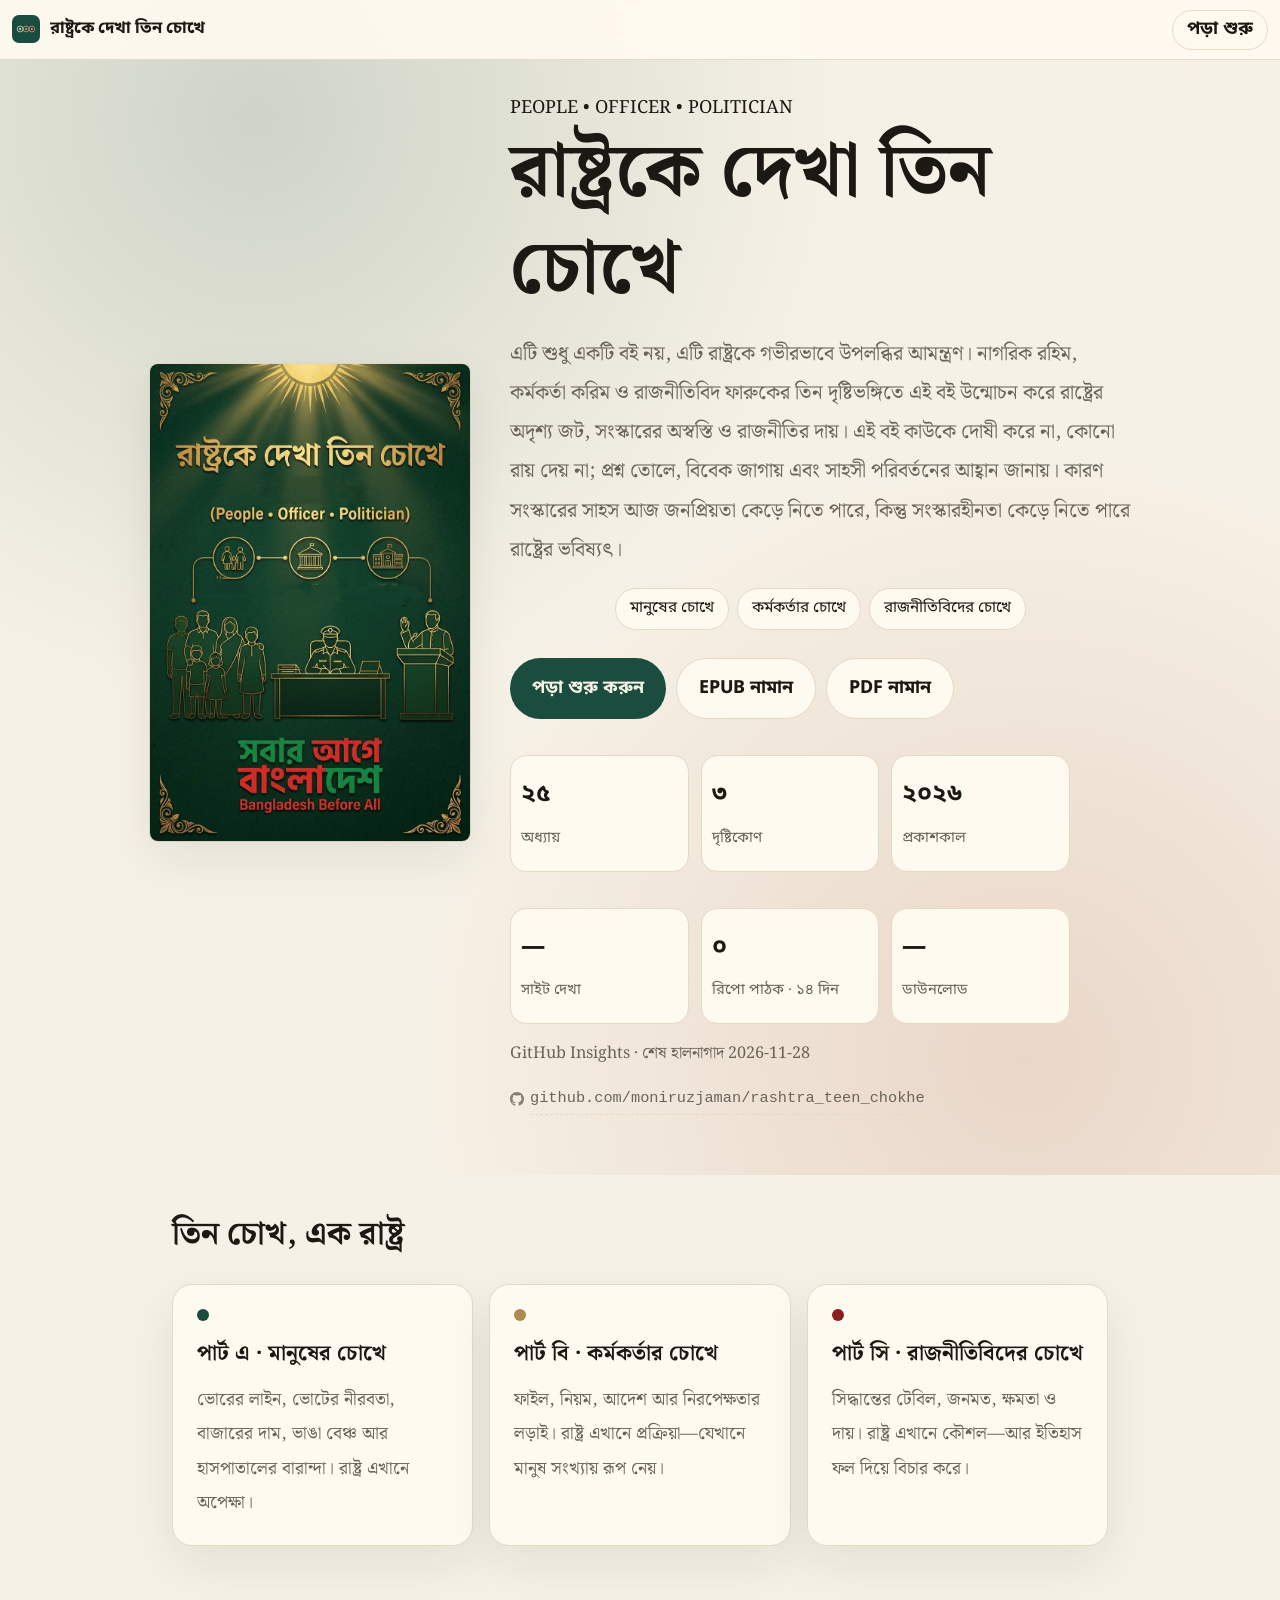
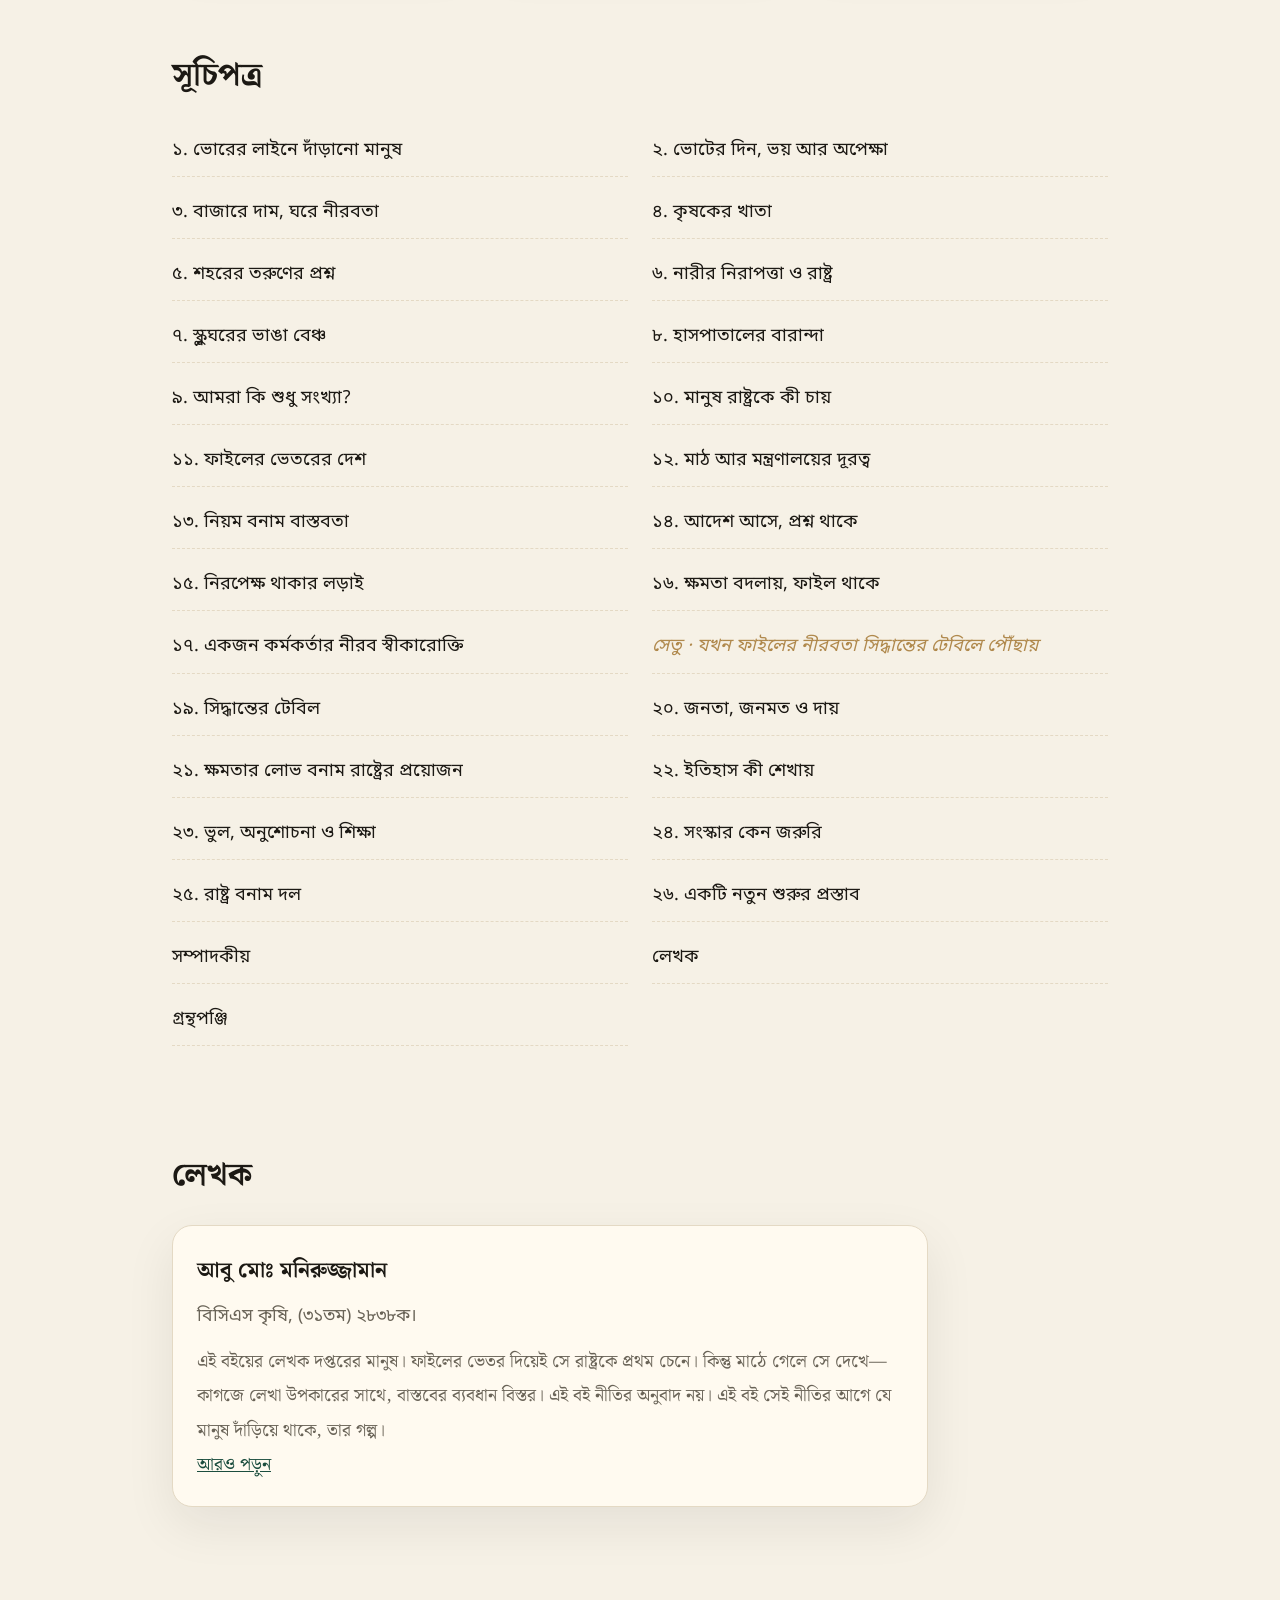
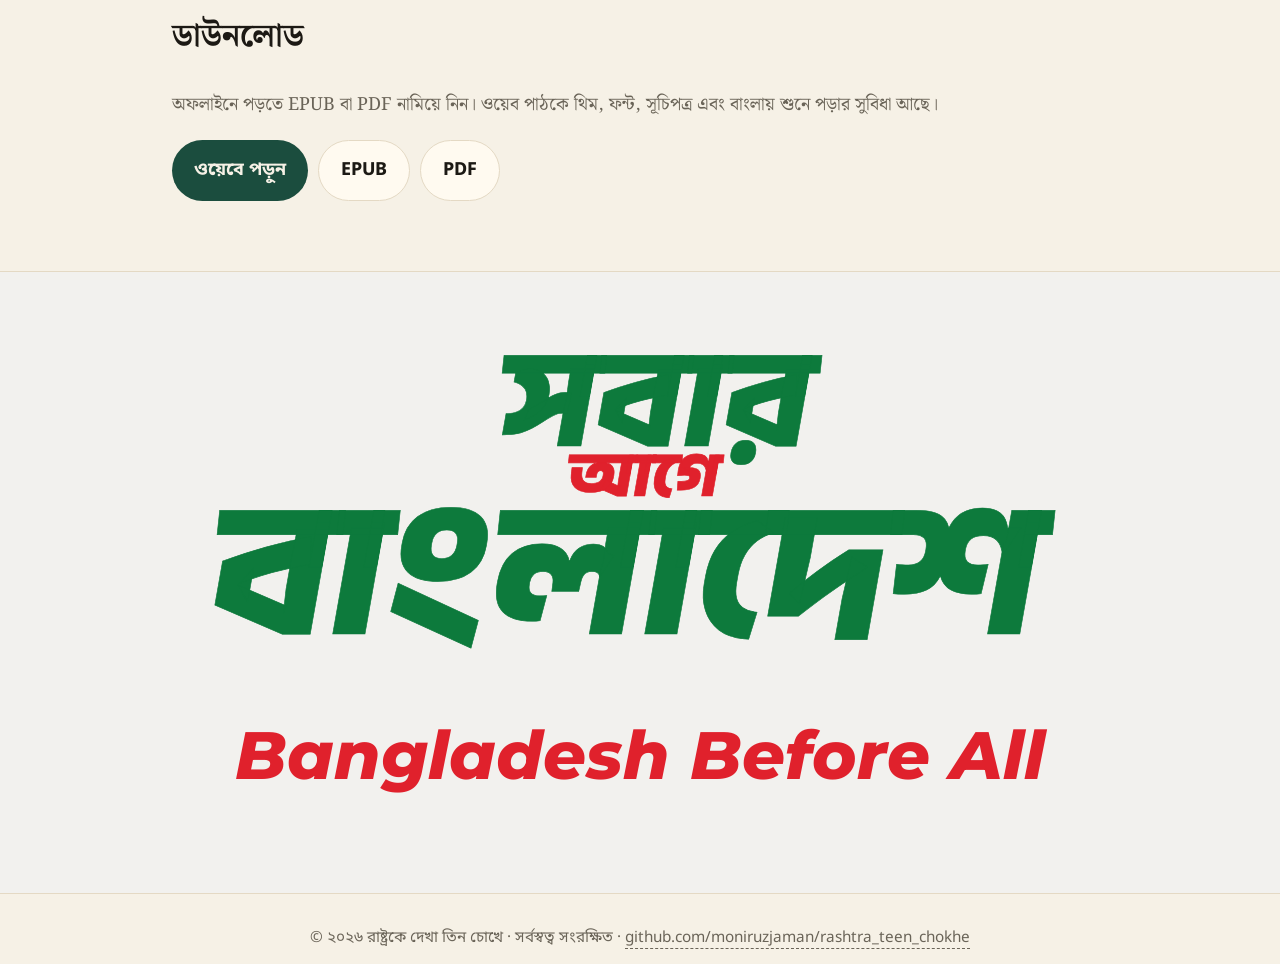
<file: index.html>
<!DOCTYPE html>
<html lang="bn">
<head>
<meta charset="UTF-8">
<meta name="viewport" content="width=device-width, initial-scale=1, viewport-fit=cover">
<title>রাষ্ট্রকে দেখা তিন চোখে</title>
<meta name="description" content="এটি শুধু একটি বই নয়, এটি রাষ্ট্রকে গভীরভাবে উপলব্ধির আমন্ত্রণ।  নাগরিক রহিম, কর্মকর্তা করিম ও রাজনীতিবিদ ফারুকের তিন দৃষ্টিভঙ্গিতে এই বই উন্মোচন করে রাষ্ট্রের অদৃশ্য জট, সংস্কারের অস্বস্তি ও রাজনীতির দায়। এই বই কাউকে দোষী করে না, কোনো রায় দেয় না; প্রশ্ন তোলে, বিবেক জাগায় এবং সাহসী পরিবর্তনের আহ্বান জানায়। কারণ সংস্কারের সাহস আজ জনপ্রিয়তা কেড়ে নিতে পারে, কিন্তু সংস্কারহীনতা কেড়ে নিতে পারে রাষ্ট্রের ভবিষ্যৎ।">
<link rel="canonical" href="https://moniruzjaman.github.io/rashtra_teen_chokhe/">
<meta property="og:site_name" content="রাষ্ট্রকে দেখা তিন চোখে">
<meta property="og:title" content="রাষ্ট্রকে দেখা তিন চোখে">
<meta property="og:description" content="এটি শুধু বই নয়—রাষ্ট্রকে নতুন করে বোঝার আমন্ত্রণ। রহিম, করিম ও ফারুকের তিন দৃষ্টিভঙ্গিতে উঠে আসে রাষ্ট্রের জট, সংস্কারের সংকট ও রাজনীতির দায়। এ বই রায় দেয় না, প্রশ্ন তোলে; বিবেক জাগায়, পরিবর্তনের সাহস জোগায়। কারণ সংস্কার জনপ্রিয়তা হারাতে পারে, কিন্তু সংস্কারহীনতা কেড়ে নিতে পারে রাষ্ট্রের ভবিষ্য।">
<meta property="og:type" content="book">
<meta property="og:locale" content="bn_BD">
<meta property="og:url" content="https://moniruzjaman.github.io/rashtra_teen_chokhe/">
<meta property="og:image" content="https://moniruzjaman.github.io/rashtra_teen_chokhe/og-image.jpg">
<meta property="og:image:type" content="image/jpeg">
<meta property="og:image:width" content="1168">
<meta property="og:image:height" content="784">
<meta property="og:image:alt" content="রাষ্ট্রকে দেখা তিন চোখে — People, Officer, Politician">
<meta name="twitter:card" content="summary_large_image">
<meta name="twitter:title" content="রাষ্ট্রকে দেখা তিন চোখে">
<meta name="twitter:description" content="এটি শুধু বই নয়—রাষ্ট্রকে নতুন করে বোঝার আমন্ত্রণ। রহিম, করিম ও ফারুকের তিন দৃষ্টিভঙ্গিতে উঠে আসে রাষ্ট্রের জট, সংস্কারের সংকট ও রাজনীতির দায়। এ বই রায় দেয় না, প্রশ্ন তোলে; বিবেক জাগায়, পরিবর্তনের সাহস জোগায়। কারণ সংস্কার জনপ্রিয়তা হারাতে পারে, কিন্তু সংস্কারহীনতা কেড়ে নিতে পারে রাষ্ট্রের ভবিষ্য।">
<meta name="twitter:image" content="https://moniruzjaman.github.io/rashtra_teen_chokhe/og-image.jpg">
<link rel="icon" href="assets/favicon.svg" type="image/svg+xml">
<link rel="apple-touch-icon" href="cover.jpg">
<link rel="preconnect" href="https://fonts.googleapis.com">
<link rel="preconnect" href="https://fonts.gstatic.com" crossorigin>
<link href="https://fonts.googleapis.com/css2?family=Noto+Serif+Bengali:wght@400;600;700&family=Noto+Sans+Bengali:wght@400;600;700&family=Anek+Bangla:wght@800&family=Montserrat:ital,wght@1,800&display=swap" rel="stylesheet">
<link rel="stylesheet" href="css/ebook.css">
</head>
<body class="home">
<header class="bar">
  <a class="brand" href="index.html"><img src="assets/mark.svg" alt="" width="28" height="28"><strong>রাষ্ট্রকে দেখা তিন চোখে</strong></a>
  <div class="cur"></div>
  <div class="bar-actions">
    <a class="btn-ghost" href="read.html" style="min-height:40px;padding:0 14px;">পড়া শুরু</a>
  </div>
</header>

<section class="hero">
  <div class="hero-inner">
    <div class="hero-grid">
      <figure class="cover-art">
        <img src="cover.jpg" width="784" height="1168" alt="রাষ্ট্রকে দেখা তিন চোখে — প্রচ্ছদ">
      </figure>
      <div>
        <p class="kicker">PEOPLE • OFFICER • POLITICIAN</p>
        <h1>রাষ্ট্রকে দেখা তিন চোখে</h1>
        <p class="lede">এটি শুধু একটি বই নয়, এটি রাষ্ট্রকে গভীরভাবে উপলব্ধির আমন্ত্রণ।  নাগরিক রহিম, কর্মকর্তা করিম ও রাজনীতিবিদ ফারুকের তিন দৃষ্টিভঙ্গিতে এই বই উন্মোচন করে রাষ্ট্রের অদৃশ্য জট, সংস্কারের অস্বস্তি ও রাজনীতির দায়। এই বই কাউকে দোষী করে না, কোনো রায় দেয় না; প্রশ্ন তোলে, বিবেক জাগায় এবং সাহসী পরিবর্তনের আহ্বান জানায়। কারণ সংস্কারের সাহস আজ জনপ্রিয়তা কেড়ে নিতে পারে, কিন্তু সংস্কারহীনতা কেড়ে নিতে পারে রাষ্ট্রের ভবিষ্যৎ।</p>
        <div class="trio"><span>মানুষের চোখে</span><span>কর্মকর্তার চোখে</span><span>রাজনীতিবিদের চোখে</span></div>
        <div class="cta-row">
          <a class="btn-primary" href="read.html">পড়া শুরু করুন</a>
          <a class="btn-ghost" href="https://github.com/moniruzjaman/rashtra_teen_chokhe/releases/download/ebook/rashtra-teen-chokhe.epub" data-asset="rashtra-teen-chokhe.epub">EPUB নামান</a>
          <a class="btn-ghost" href="https://github.com/moniruzjaman/rashtra_teen_chokhe/releases/download/ebook/rashtra-teen-chokhe.pdf" data-asset="rashtra-teen-chokhe.pdf">PDF নামান</a>
        </div>
        <div class="stats">
          <div class="stat"><b>২৫</b><span>অধ্যায়</span></div>
          <div class="stat"><b>৩</b><span>দৃষ্টিকোণ</span></div>
          <div class="stat"><b>২০২৬</b><span>প্রকাশকাল</span></div>
        </div>
        <div class="stats live-stats">
          <div class="stat"><b id="statViews">—</b><span>সাইট দেখা</span></div>
          <div class="stat"><b id="statReaders">—</b><span>রিপো পাঠক · ১৪ দিন</span></div>
          <div class="stat"><b id="statDownloads">—</b><span>ডাউনলোড</span></div>
        </div>
        <p class="stats-note" id="statUpdated">দেখা আসে সাইট কাউন্টার থেকে, ডাউনলোড GitHub রিলিজ থেকে, পাঠক GitHub Insights থেকে।</p>
        <p class="repo-line repo-left"><svg viewBox="0 0 16 16" width="14" height="14" aria-hidden="true"><path fill="currentColor" d="M8 0C3.58 0 0 3.58 0 8c0 3.54 2.29 6.53 5.47 7.59.4.07.55-.17.55-.38 0-.19-.01-.82-.01-1.49-2.01.37-2.53-.49-2.69-.94-.09-.23-.48-.94-.82-1.13-.28-.15-.68-.52-.01-.53.63-.01 1.08.58 1.23.82.72 1.21 1.87.87 2.33.66.07-.52.28-.87.51-1.07-1.78-.2-3.64-.89-3.64-3.95 0-.87.31-1.59.82-2.15-.08-.2-.36-1.02.08-2.12 0 0 .67-.21 2.2.82.64-.18 1.32-.27 2-.27s1.36.09 2 .27c1.53-1.04 2.2-.82 2.2-.82.44 1.1.16 1.92.08 2.12.51.56.82 1.27.82 2.15 0 3.07-1.87 3.75-3.65 3.95.29.25.54.73.54 1.48 0 1.07-.01 1.93-.01 2.2 0 .21.15.46.55.38A8.01 8.01 0 0 0 16 8c0-4.42-3.58-8-8-8z"/></svg><a href="https://github.com/moniruzjaman/rashtra_teen_chokhe" target="_blank" rel="noopener">github.com/moniruzjaman/rashtra_teen_chokhe</a></p>
      </div>
    </div>
  </div>
</section>

<section class="section">
  <h2>তিন চোখ, এক রাষ্ট্র</h2>
  <div class="lenses">
    <article class="lens">
      <div class="dot" style="background:var(--forest)"></div>
      <h3>পার্ট এ · মানুষের চোখে</h3>
      <p>ভোরের লাইন, ভোটের নীরবতা, বাজারের দাম, ভাঙা বেঞ্চ আর হাসপাতালের বারান্দা। রাষ্ট্র এখানে অপেক্ষা।</p>
    </article>
    <article class="lens">
      <div class="dot" style="background:var(--gold)"></div>
      <h3>পার্ট বি · কর্মকর্তার চোখে</h3>
      <p>ফাইল, নিয়ম, আদেশ আর নিরপেক্ষতার লড়াই। রাষ্ট্র এখানে প্রক্রিয়া—যেখানে মানুষ সংখ্যায় রূপ নেয়।</p>
    </article>
    <article class="lens">
      <div class="dot" style="background:var(--crimson)"></div>
      <h3>পার্ট সি · রাজনীতিবিদের চোখে</h3>
      <p>সিদ্ধান্তের টেবিল, জনমত, ক্ষমতা ও দায়। রাষ্ট্র এখানে কৌশল—আর ইতিহাস ফল দিয়ে বিচার করে।</p>
    </article>
  </div>
</section>

<section class="section">
  <h2>সূচিপত্র</h2>
  <div class="toc-grid">
    <a href="read.html#chapter01">১. ভোরের লাইনে দাঁড়ানো মানুষ</a>
    <a href="read.html#chapter02">২. ভোটের দিন, ভয় আর অপেক্ষা</a>
    <a href="read.html#chapter03">৩. বাজারে দাম, ঘরে নীরবতা</a>
    <a href="read.html#chapter04">৪. কৃষকের খাতা</a>
    <a href="read.html#chapter05">৫. শহরের তরুণের প্রশ্ন</a>
    <a href="read.html#chapter06">৬. নারীর নিরাপত্তা ও রাষ্ট্র</a>
    <a href="read.html#chapter07">৭. স্কুলঘরের ভাঙা বেঞ্চ</a>
    <a href="read.html#chapter08">৮. হাসপাতালের বারান্দা</a>
    <a href="read.html#chapter09">৯. আমরা কি শুধু সংখ্যা?</a>
    <a href="read.html#chapter10">১০. মানুষ রাষ্ট্রকে কী চায়</a>
    <a href="read.html#chapter11">১১. ফাইলের ভেতরের দেশ</a>
    <a href="read.html#chapter12">১২. মাঠ আর মন্ত্রণালয়ের দূরত্ব</a>
    <a href="read.html#chapter13">১৩. নিয়ম বনাম বাস্তবতা</a>
    <a href="read.html#chapter14">১৪. আদেশ আসে, প্রশ্ন থাকে</a>
    <a href="read.html#chapter15">১৫. নিরপেক্ষ থাকার লড়াই</a>
    <a href="read.html#chapter16">১৬. ক্ষমতা বদলায়, ফাইল থাকে</a>
    <a href="read.html#chapter17">১৭. একজন কর্মকর্তার নীরব স্বীকারোক্তি</a>
    <a href="read.html#transition-bc" style="color:var(--gold);font-style:italic">সেতু · যখন ফাইলের নীরবতা সিদ্ধান্তের টেবিলে পৌঁছায়</a>
    <a href="read.html#chapter19">১৯. সিদ্ধান্তের টেবিল</a>
    <a href="read.html#chapter20">২০. জনতা, জনমত ও দায়</a>
    <a href="read.html#chapter21">২১. ক্ষমতার লোভ বনাম রাষ্ট্রের প্রয়োজন</a>
    <a href="read.html#chapter22">২২. ইতিহাস কী শেখায়</a>
    <a href="read.html#chapter23">২৩. ভুল, অনুশোচনা ও শিক্ষা</a>
    <a href="read.html#chapter24">২৪. সংস্কার কেন জরুরি</a>
    <a href="read.html#chapter25">২৫. রাষ্ট্র বনাম দল</a>
    <a href="read.html#chapter26">২৬. একটি নতুন শুরুর প্রস্তাব</a>
    <a href="read.html#editorial">সম্পাদকীয়</a>
    <a href="read.html#author">লেখক</a>
    <a href="read.html#bibliography">গ্রন্থপঞ্জি</a>
  </div>
</section>

<section class="section">
  <h2>লেখক</h2>
  <article class="lens author-home">
    <h3>আবু মোঃ মনিরুজ্জামান</h3>
    <p class="author-role">বিসিএস কৃষি, (৩১তম) ২৮৩৮ক।</p>
    <p>এই বইয়ের লেখক দপ্তরের মানুষ। ফাইলের ভেতর দিয়েই সে রাষ্ট্রকে প্রথম চেনে। কিন্তু মাঠে গেলে সে দেখে—কাগজে লেখা উপকারের সাথে, বাস্তবের ব্যবধান বিস্তর। এই বই নীতির অনুবাদ নয়। এই বই সেই নীতির আগে যে মানুষ দাঁড়িয়ে থাকে, তার গল্প।</p>
    <p><a href="read.html#author">আরও পড়ুন</a></p>
  </article>
</section>

<section class="section">
  <h2>ডাউনলোড</h2>
  <p style="color:var(--mute);margin-bottom:18px">অফলাইনে পড়তে EPUB বা PDF নামিয়ে নিন। ওয়েব পাঠকে থিম, ফন্ট, সূচিপত্র এবং বাংলায় শুনে পড়ার সুবিধা আছে।</p>
  <div class="downloads">
    <a class="btn-primary" href="read.html">ওয়েবে পড়ুন</a>
    <a class="btn-ghost" href="https://github.com/moniruzjaman/rashtra_teen_chokhe/releases/download/ebook/rashtra-teen-chokhe.epub" data-asset="rashtra-teen-chokhe.epub">EPUB</a>
    <a class="btn-ghost" href="https://github.com/moniruzjaman/rashtra_teen_chokhe/releases/download/ebook/rashtra-teen-chokhe.pdf" data-asset="rashtra-teen-chokhe.pdf">PDF</a>
  </div>
</section>

<!-- Poster band — "সবার আগে বাংলাদেশ" (see sbar-age-bangladesh.html) -->
<section class="poster-band" aria-label="সবার আগে বাংলাদেশ — Bangladesh Before All">
  <div class="poster">
    <div class="bn">
      <span class="top">সবার</span>
      <span class="mid">আগে</span>
      <span class="big">বাংলাদেশ</span>
    </div>
    <div class="en">Bangladesh Before All</div>
  </div>
</section>

<footer class="site-foot">© ২০২৬ রাষ্ট্রকে দেখা তিন চোখে · সর্বস্বত্ব সংরক্ষিত · <a class="repo-foot" href="https://github.com/moniruzjaman/rashtra_teen_chokhe" target="_blank" rel="noopener">github.com/moniruzjaman/rashtra_teen_chokhe</a></footer>

<!-- Mobile sticky CTA bar — quick access to primary actions on phones -->
<div class="mobile-cta-bar" aria-label="মোবাইল অ্যাকশন">
  <a class="btn-primary" href="read.html">পড়া শুরু</a>
  <button class="icon-cta" id="mobileShareBtn" aria-label="শেয়ার করুন">
    <svg width="20" height="20" viewBox="0 0 24 24" fill="none" stroke="currentColor" stroke-width="2"><circle cx="18" cy="5" r="3"/><circle cx="6" cy="12" r="3"/><circle cx="18" cy="19" r="3"/><line x1="8.59" y1="13.51" x2="15.42" y2="17.49"/><line x1="15.41" y1="6.51" x2="8.59" y2="10.49"/></svg>
  </button>
</div>

<script src="js/analytics.js"></script>
<script src="js/share-modal.js"></script>
<script src="js/settings-panel.js"></script>
<script src="js/stats.js"></script>
</body>
</html>
</file>
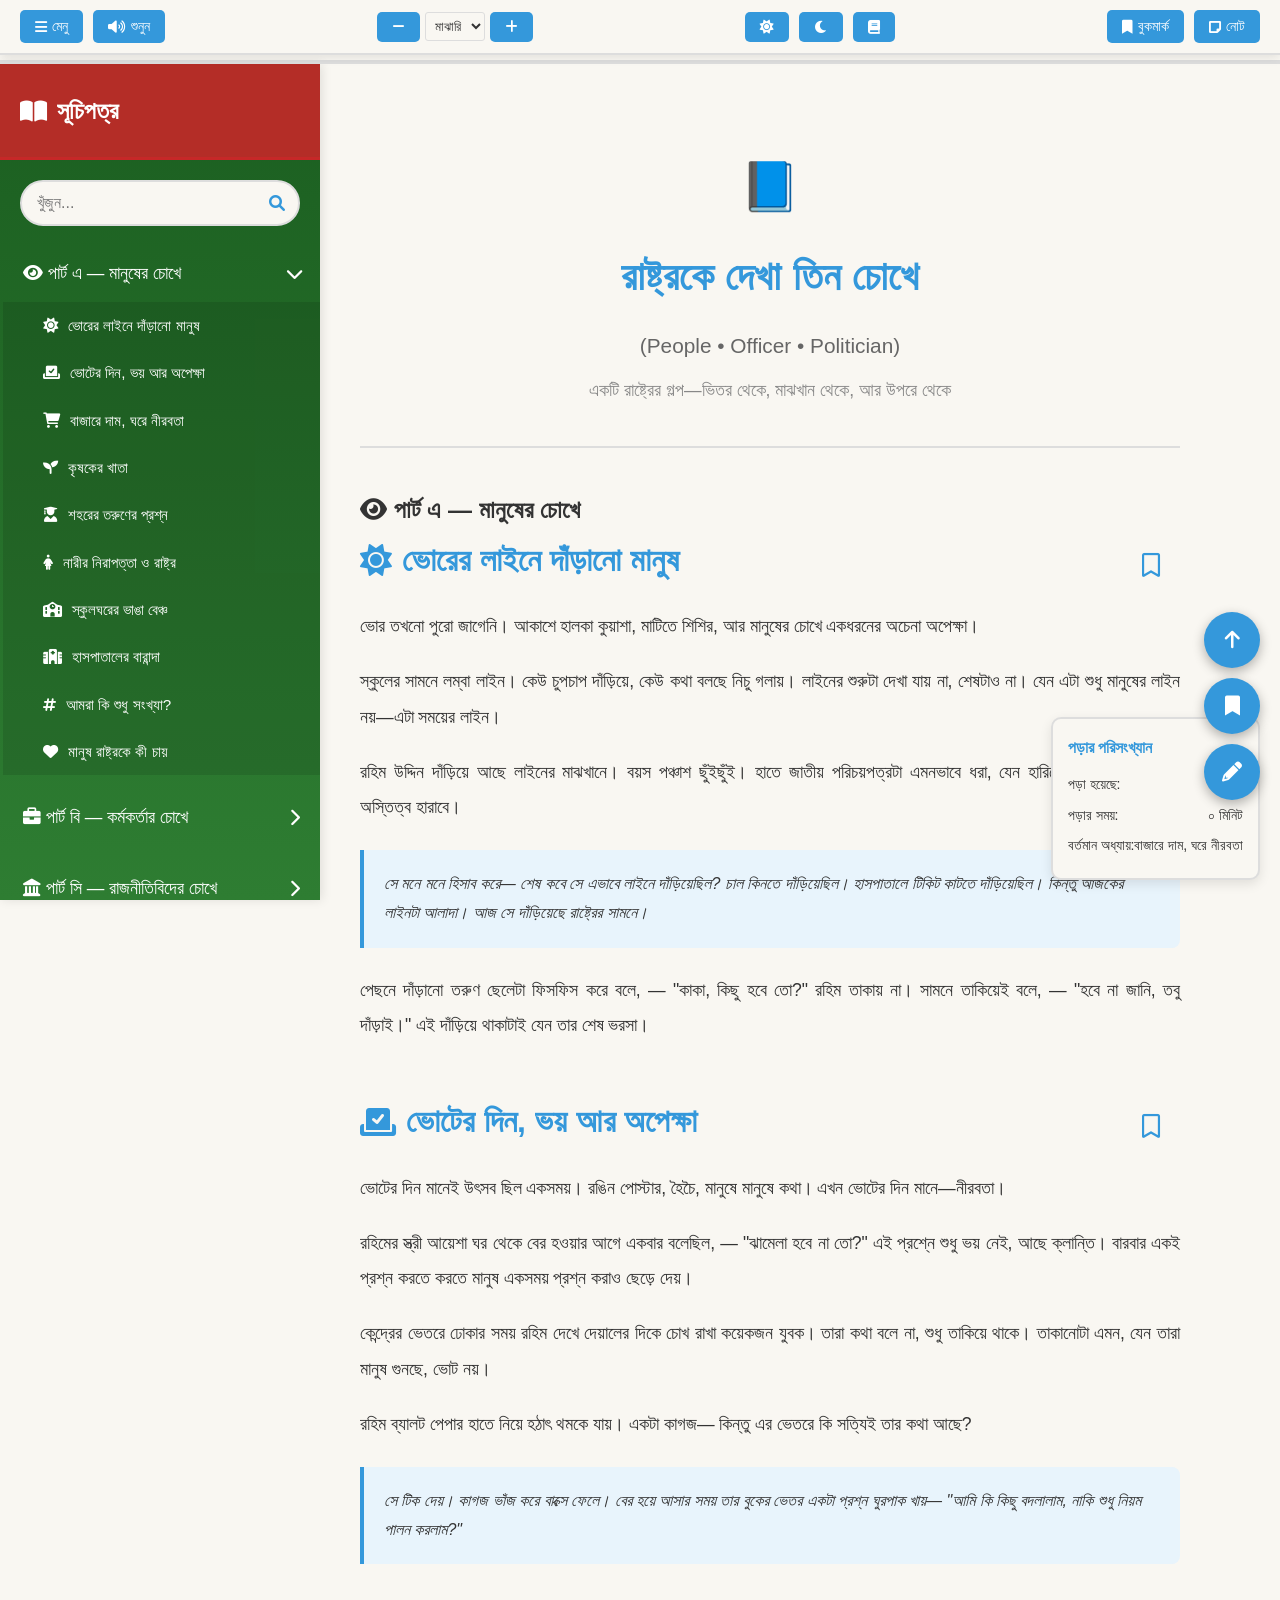
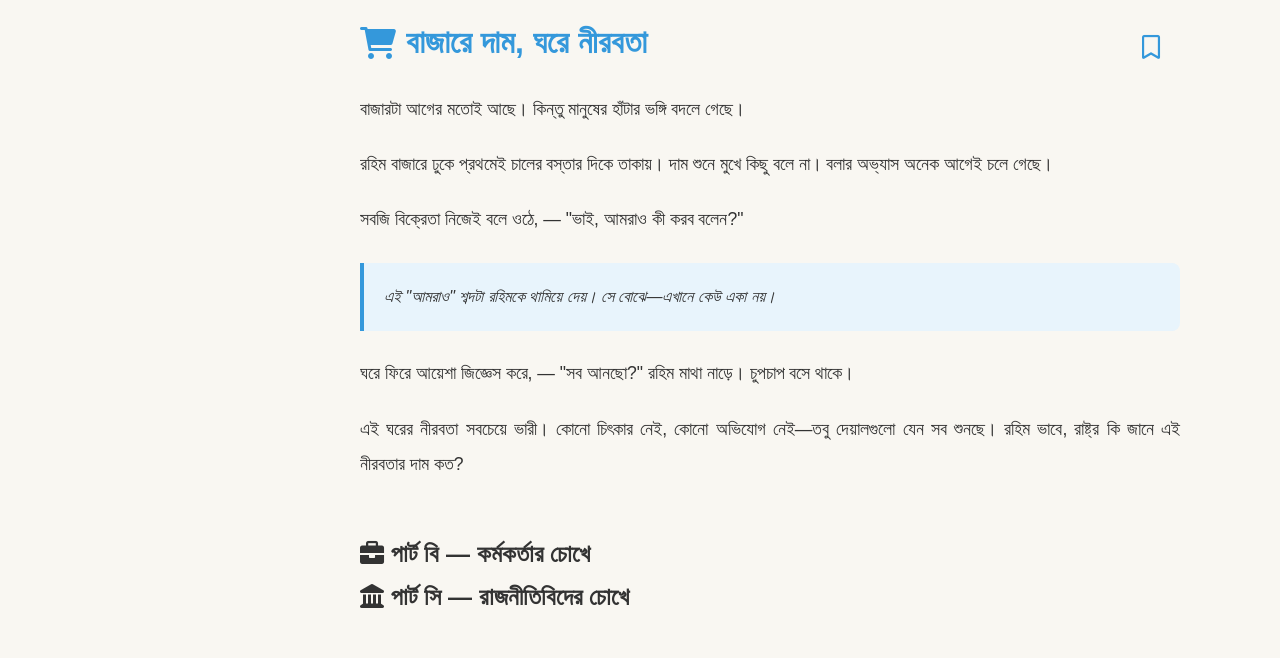
<file: interactive_ebook.html>
<!DOCTYPE html>
<html lang="bn">
<head>
    <meta charset="UTF-8">
    <meta name="viewport" content="width=device-width, initial-scale=1.0">
    <title>রাষ্ট্রকে দেখা তিন চোখে - ইন্টারঅ্যাক্টিভ ইবুক</title>
    <link rel="stylesheet" href="https://cdnjs.cloudflare.com/ajax/libs/font-awesome/6.0.0/css/all.min.css">
    <style>
        * {
            margin: 0;
            padding: 0;
            box-sizing: border-box;
        }
        
        :root {
            --bg-color: #f9f7f2;
            --text-color: #333;
            --sidebar-bg: linear-gradient(180deg, #1b5e20, #2e7d32);
            --accent-color: #3498db;
            --highlight-color: #e8f4fc;
            --border-color: #ddd;
        }
        
        body {
            font-family: 'Noto Sans Bengali', 'Kalpurush', Arial, sans-serif;
            line-height: 1.8;
            color: var(--text-color);
            background: var(--bg-color);
            transition: all 0.3s ease;
        }
        
        /* Dark Mode */
        body.dark-mode {
            --bg-color: #1a1a1a;
            --text-color: #e0e0e0;
            --highlight-color: #2d3748;
            --border-color: #444;
        }
        
        /* Sepia Mode */
        body.sepia-mode {
            --bg-color: #f4ecd8;
            --text-color: #5c4a3a;
            --highlight-color: #e8dcc8;
        }
        
        /* Control Panel */
        .control-panel {
            position: fixed;
            top: 0;
            left: 0;
            right: 0;
            background: var(--bg-color);
            border-bottom: 2px solid var(--border-color);
            padding: 10px 20px;
            z-index: 2000;
            display: flex;
            justify-content: space-between;
            align-items: center;
            flex-wrap: wrap;
            gap: 10px;
            box-shadow: 0 2px 10px rgba(0,0,0,0.1);
        }
        
        .control-group {
            display: flex;
            gap: 10px;
            align-items: center;
        }
        
        .control-btn {
            background: var(--accent-color);
            color: white;
            border: none;
            padding: 8px 15px;
            border-radius: 5px;
            cursor: pointer;
            font-size: 14px;
            transition: all 0.3s;
            display: flex;
            align-items: center;
            gap: 5px;
        }
        
        .control-btn:hover {
            background: #2980b9;
            transform: translateY(-2px);
        }
        
        .control-btn.active {
            background: #c62828;
        }
        
        /* Font Size Controls */
        .font-control {
            display: flex;
            gap: 5px;
            align-items: center;
        }
        
        #fontSize {
            width: 60px;
            padding: 5px;
            border: 1px solid var(--border-color);
            border-radius: 3px;
            background: var(--bg-color);
            color: var(--text-color);
        }
        
        /* Progress Bar */
        .progress-container {
            position: fixed;
            top: 60px;
            left: 0;
            width: 100%;
            height: 4px;
            background: var(--border-color);
            z-index: 1999;
        }
        
        .progress-bar {
            height: 100%;
            background: var(--accent-color);
            width: 0%;
            transition: width 0.3s;
        }
        
        /* Main Layout */
        .main-container {
            display: flex;
            margin-top: 64px;
        }
        
        /* Sidebar */
        .sidebar {
            width: 320px;
            background: var(--sidebar-bg);
            color: white;
            position: fixed;
            left: 0;
            top: 64px;
            height: calc(100vh - 64px);
            overflow-y: auto;
            transition: transform 0.3s ease;
            z-index: 1000;
            box-shadow: 2px 0 10px rgba(0,0,0,0.1);
        }
        
        .sidebar.hidden {
            transform: translateX(-100%);
        }
        
        /* Content Area */
        .content-area {
            flex: 1;
            margin-left: 320px;
            padding: 40px;
            max-width: 900px;
            margin-right: auto;
            transition: margin-left 0.3s;
        }
        
        .content-area.full-width {
            margin-left: 0;
        }
        
        /* Reading Mode Features */
        .reading-stats {
            position: fixed;
            bottom: 20px;
            right: 20px;
            background: var(--bg-color);
            border: 2px solid var(--border-color);
            padding: 15px;
            border-radius: 10px;
            box-shadow: 0 4px 12px rgba(0,0,0,0.1);
            z-index: 1000;
        }
        
        .reading-stats h4 {
            margin-bottom: 10px;
            color: var(--accent-color);
        }
        
        .stat-item {
            display: flex;
            justify-content: space-between;
            margin: 5px 0;
            font-size: 14px;
        }
        
        /* Audio Player */
        .audio-player {
            position: fixed;
            bottom: 20px;
            left: 50%;
            transform: translateX(-50%);
            background: var(--bg-color);
            border: 2px solid var(--accent-color);
            padding: 15px 25px;
            border-radius: 50px;
            box-shadow: 0 4px 20px rgba(0,0,0,0.2);
            z-index: 1500;
            display: none;
            align-items: center;
            gap: 15px;
        }
        
        .audio-player.active {
            display: flex;
        }
        
        .audio-controls {
            display: flex;
            gap: 10px;
        }
        
        .audio-btn {
            background: var(--accent-color);
            color: white;
            border: none;
            width: 40px;
            height: 40px;
            border-radius: 50%;
            cursor: pointer;
            font-size: 16px;
            transition: all 0.3s;
        }
        
        .audio-btn:hover {
            background: #2980b9;
            transform: scale(1.1);
        }
        
        /* Speed Control */
        .speed-control {
            display: flex;
            align-items: center;
            gap: 5px;
        }
        
        #playbackSpeed {
            padding: 5px 10px;
            border: 1px solid var(--border-color);
            border-radius: 5px;
            background: var(--bg-color);
            color: var(--text-color);
        }
        
        /* Bookmark */
        .bookmark-btn {
            position: absolute;
            right: 20px;
            top: 20px;
            background: none;
            border: none;
            font-size: 24px;
            cursor: pointer;
            color: var(--accent-color);
            transition: all 0.3s;
        }
        
        .bookmark-btn.bookmarked {
            color: #f39c12;
        }
        
        /* Search Box */
        .search-container {
            margin: 20px;
            position: relative;
        }
        
        #searchInput {
            width: 100%;
            padding: 12px 40px 12px 15px;
            border: 2px solid var(--border-color);
            border-radius: 25px;
            font-size: 16px;
            background: var(--bg-color);
            color: var(--text-color);
        }
        
        .search-icon {
            position: absolute;
            right: 15px;
            top: 50%;
            transform: translateY(-50%);
            color: var(--accent-color);
        }
        
        /* Highlight Search Results */
        .highlight {
            background: #ffeb3b;
            padding: 2px 4px;
            border-radius: 3px;
        }
        
        /* TOC Styles */
        .toc-header {
            padding: 25px 20px;
            background: rgba(198, 40, 40, 0.9);
            border-bottom: 3px solid #c62828;
        }
        
        .toc-header h2 {
            font-size: 1.5rem;
            display: flex;
            align-items: center;
            gap: 10px;
        }
        
        .toc-part {
            margin: 15px 0;
            border-left: 3px solid transparent;
            transition: all 0.3s;
        }
        
        .toc-part:hover {
            border-left-color: #ef5350;
            background: rgba(255,255,255,0.05);
        }
        
        .part-title {
            padding: 12px 20px;
            font-size: 1.1rem;
            cursor: pointer;
            display: flex;
            justify-content: space-between;
            align-items: center;
        }
        
        .chapters-list {
            max-height: 0;
            overflow: hidden;
            transition: max-height 0.3s;
            background: rgba(0,0,0,0.1);
        }
        
        .chapters-list.show {
            max-height: 1000px;
        }
        
        .toc-chapter {
            padding: 10px 20px 10px 40px;
            cursor: pointer;
            transition: all 0.3s;
            font-size: 0.95rem;
            display: flex;
            align-items: center;
            gap: 10px;
        }
        
        .toc-chapter:hover {
            background: rgba(255,255,255,0.1);
            padding-left: 45px;
        }
        
        .toc-chapter.active {
            background: rgba(239, 83, 80, 0.3);
            font-weight: bold;
        }
        
        /* Chapter Content */
        .chapter {
            margin-bottom: 50px;
            scroll-margin-top: 80px;
            position: relative;
        }
        
        .chapter h3 {
            font-size: 2rem;
            color: var(--accent-color);
            margin-bottom: 20px;
            display: flex;
            align-items: center;
            gap: 10px;
        }
        
        .chapter p {
            margin-bottom: 20px;
            font-size: 1.1rem;
            text-align: justify;
            line-height: 2;
        }
        
        .chapter-highlight {
            background: var(--highlight-color);
            padding: 20px;
            border-left: 4px solid var(--accent-color);
            margin: 25px 0;
            font-style: italic;
            border-radius: 0 8px 8px 0;
        }
        
        /* Notes Feature */
        .note-input {
            margin-top: 10px;
            width: 100%;
            padding: 10px;
            border: 2px solid var(--border-color);
            border-radius: 5px;
            font-family: inherit;
            background: var(--bg-color);
            color: var(--text-color);
            display: none;
        }
        
        .note-input.active {
            display: block;
        }
        
        /* Floating Action Buttons */
        .fab-container {
            position: fixed;
            bottom: 100px;
            right: 20px;
            display: flex;
            flex-direction: column;
            gap: 10px;
            z-index: 1000;
        }
        
        .fab {
            width: 56px;
            height: 56px;
            border-radius: 50%;
            background: var(--accent-color);
            color: white;
            border: none;
            font-size: 20px;
            cursor: pointer;
            box-shadow: 0 4px 12px rgba(0,0,0,0.3);
            transition: all 0.3s;
            display: flex;
            align-items: center;
            justify-content: center;
        }
        
        .fab:hover {
            transform: scale(1.1);
            background: #2980b9;
        }
        
        /* Modal */
        .modal {
            display: none;
            position: fixed;
            top: 0;
            left: 0;
            width: 100%;
            height: 100%;
            background: rgba(0,0,0,0.7);
            z-index: 3000;
            align-items: center;
            justify-content: center;
        }
        
        .modal.active {
            display: flex;
        }
        
        .modal-content {
            background: var(--bg-color);
            padding: 30px;
            border-radius: 10px;
            max-width: 600px;
            width: 90%;
            max-height: 80vh;
            overflow-y: auto;
        }
        
        .modal-header {
            display: flex;
            justify-content: space-between;
            align-items: center;
            margin-bottom: 20px;
        }
        
        .close-modal {
            background: none;
            border: none;
            font-size: 24px;
            cursor: pointer;
            color: var(--text-color);
        }
        
        /* Bookmarks List */
        .bookmark-item {
            padding: 15px;
            border: 1px solid var(--border-color);
            border-radius: 8px;
            margin: 10px 0;
            cursor: pointer;
            transition: all 0.3s;
        }
        
        .bookmark-item:hover {
            background: var(--highlight-color);
            transform: translateX(5px);
        }
        
        /* Responsive */
        @media (max-width: 768px) {
            .sidebar {
                transform: translateX(-100%);
            }
            
            .sidebar.show {
                transform: translateX(0);
            }
            
            .content-area {
                margin-left: 0;
                padding: 20px;
            }
            
            .control-panel {
                padding: 5px 10px;
            }
            
            .control-group {
                font-size: 12px;
            }
            
            .reading-stats {
                bottom: 10px;
                right: 10px;
                padding: 10px;
                font-size: 12px;
            }
            
            .audio-player {
                bottom: 10px;
                padding: 10px 15px;
            }
        }
        
        /* Loading Animation */
        .loading {
            display: none;
            position: fixed;
            top: 50%;
            left: 50%;
            transform: translate(-50%, -50%);
            z-index: 4000;
        }
        
        .loading.active {
            display: block;
        }
        
        .spinner {
            border: 4px solid var(--border-color);
            border-top: 4px solid var(--accent-color);
            border-radius: 50%;
            width: 50px;
            height: 50px;
            animation: spin 1s linear infinite;
        }
        
        @keyframes spin {
            0% { transform: rotate(0deg); }
            100% { transform: rotate(360deg); }
        }
    </style>
</head>
<body>
    <!-- Control Panel -->
    <div class="control-panel">
        <div class="control-group">
            <button class="control-btn" id="toggleSidebar">
                <i class="fas fa-bars"></i>
                <span>মেনু</span>
            </button>
            <button class="control-btn" id="toggleAudio">
                <i class="fas fa-volume-up"></i>
                <span>শুনুন</span>
            </button>
        </div>
        
        <div class="control-group font-control">
            <button class="control-btn" id="decreaseFont">
                <i class="fas fa-minus"></i>
            </button>
            <select id="fontSize">
                <option value="0.9">ছোট</option>
                <option value="1" selected>মাঝারি</option>
                <option value="1.2">বড়</option>
                <option value="1.4">অতি বড়</option>
            </select>
            <button class="control-btn" id="increaseFont">
                <i class="fas fa-plus"></i>
            </button>
        </div>
        
        <div class="control-group">
            <button class="control-btn" id="lightMode">
                <i class="fas fa-sun"></i>
            </button>
            <button class="control-btn" id="darkMode">
                <i class="fas fa-moon"></i>
            </button>
            <button class="control-btn" id="sepiaMode">
                <i class="fas fa-book"></i>
            </button>
        </div>
        
        <div class="control-group">
            <button class="control-btn" id="showBookmarks">
                <i class="fas fa-bookmark"></i>
                <span>বুকমার্ক</span>
            </button>
            <button class="control-btn" id="showNotes">
                <i class="fas fa-sticky-note"></i>
                <span>নোট</span>
            </button>
        </div>
    </div>
    
    <!-- Progress Bar -->
    <div class="progress-container">
        <div class="progress-bar" id="progressBar"></div>
    </div>
    
    <!-- Main Container -->
    <div class="main-container">
        <!-- Sidebar -->
        <aside class="sidebar" id="sidebar">
            <div class="toc-header">
                <h2><i class="fas fa-book-open"></i> সূচিপত্র</h2>
            </div>
            
            <div class="search-container">
                <input type="text" id="searchInput" placeholder="খুঁজুন...">
                <i class="fas fa-search search-icon"></i>
            </div>
            
            <div class="toc-container" id="tocContainer">
                <!-- TOC will be generated dynamically -->
            </div>
        </aside>
        
        <!-- Content Area -->
        <main class="content-area" id="contentArea">
            <header style="text-align: center; padding: 40px 0; border-bottom: 2px solid var(--border-color); margin-bottom: 40px;">
                <div style="font-size: 3rem; margin-bottom: 10px;">📘</div>
                <h1 style="font-size: 2.5rem; margin-bottom: 15px; color: var(--accent-color);">রাষ্ট্রকে দেখা তিন চোখে</h1>
                <p style="font-size: 1.3rem; color: #666;">(People • Officer • Politician)</p>
                <p style="font-size: 1.1rem; margin-top: 10px; color: #888;">একটি রাষ্ট্রের গল্প—ভিতর থেকে, মাঝখান থেকে, আর উপরে থেকে</p>
            </header>
            
            <div id="bookContent">
                <!-- Content will be loaded here -->
            </div>
        </main>
    </div>
    
    <!-- Audio Player -->
    <div class="audio-player" id="audioPlayer">
        <div class="audio-controls">
            <button class="audio-btn" id="playPauseBtn">
                <i class="fas fa-play"></i>
            </button>
            <button class="audio-btn" id="stopBtn">
                <i class="fas fa-stop"></i>
            </button>
        </div>
        <div class="speed-control">
            <label style="font-size: 14px;">গতি:</label>
            <select id="playbackSpeed">
                <option value="0.5">০.৫×</option>
                <option value="0.75">০.৭৫×</option>
                <option value="1" selected>১×</option>
                <option value="1.25">১.২৫×</option>
                <option value="1.5">১.৫×</option>
            </select>
        </div>
        <span id="currentChapter" style="font-size: 14px; max-width: 300px; overflow: hidden; text-overflow: ellipsis; white-space: nowrap;"></span>
    </div>
    
    <!-- Reading Stats -->
    <div class="reading-stats" id="readingStats">
        <h4>পড়ার পরিসংখ্যান</h4>
        <div class="stat-item">
            <span>পড়া হয়েছে:</span>
            <span id="progressPercent">০%</span>
        </div>
        <div class="stat-item">
            <span>পড়ার সময়:</span>
            <span id="readingTime">০ মিনিট</span>
        </div>
        <div class="stat-item">
            <span>বর্তমান অধ্যায়:</span>
            <span id="currentChapterNum">-</span>
        </div>
    </div>
    
    <!-- FAB Buttons -->
    <div class="fab-container">
        <button class="fab" id="scrollTop" title="উপরে যান">
            <i class="fas fa-arrow-up"></i>
        </button>
        <button class="fab" id="addBookmark" title="বুকমার্ক যোগ করুন">
            <i class="fas fa-bookmark"></i>
        </button>
        <button class="fab" id="addNote" title="নোট যোগ করুন">
            <i class="fas fa-pencil-alt"></i>
        </button>
    </div>
    
    <!-- Bookmarks Modal -->
    <div class="modal" id="bookmarksModal">
        <div class="modal-content">
            <div class="modal-header">
                <h2>আমার বুকমার্ক</h2>
                <button class="close-modal" onclick="closeModal('bookmarksModal')">
                    <i class="fas fa-times"></i>
                </button>
            </div>
            <div id="bookmarksList">
                <!-- Bookmarks will be listed here -->
            </div>
        </div>
    </div>
    
    <!-- Notes Modal -->
    <div class="modal" id="notesModal">
        <div class="modal-content">
            <div class="modal-header">
                <h2>আমার নোট</h2>
                <button class="close-modal" onclick="closeModal('notesModal')">
                    <i class="fas fa-times"></i>
                </button>
            </div>
            <div id="notesList">
                <!-- Notes will be listed here -->
            </div>
        </div>
    </div>
    
    <!-- Loading -->
    <div class="loading" id="loading">
        <div class="spinner"></div>
    </div>

    <script>
        // Book Content Data
        const bookData = {
            parts: [
                {
                    id: 'part-a',
                    title: 'পার্ট এ — মানুষের চোখে',
                    icon: 'eye',
                    chapters: [
                        { id: 'chapter-1', title: 'ভোরের লাইনে দাঁড়ানো মানুষ', icon: 'sun' },
                        { id: 'chapter-2', title: 'ভোটের দিন, ভয় আর অপেক্ষা', icon: 'vote-yea' },
                        { id: 'chapter-3', title: 'বাজারে দাম, ঘরে নীরবতা', icon: 'shopping-cart' },
                        { id: 'chapter-4', title: 'কৃষকের খাতা', icon: 'seedling' },
                        { id: 'chapter-5', title: 'শহরের তরুণের প্রশ্ন', icon: 'user-graduate' },
                        { id: 'chapter-6', title: 'নারীর নিরাপত্তা ও রাষ্ট্র', icon: 'female' },
                        { id: 'chapter-7', title: 'স্কুলঘরের ভাঙা বেঞ্চ', icon: 'school' },
                        { id: 'chapter-8', title: 'হাসপাতালের বারান্দা', icon: 'hospital' },
                        { id: 'chapter-9', title: 'আমরা কি শুধু সংখ্যা?', icon: 'hashtag' },
                        { id: 'chapter-10', title: 'মানুষ রাষ্ট্রকে কী চায়', icon: 'heart' }
                    ]
                },
                {
                    id: 'part-b',
                    title: 'পার্ট বি — কর্মকর্তার চোখে',
                    icon: 'briefcase',
                    chapters: [
                        { id: 'chapter-11', title: 'ফাইলের ভেতরের দেশ', icon: 'file-alt' },
                        { id: 'chapter-12', title: 'মাঠ আর মন্ত্রণালয়ের দূরত্ব', icon: 'road' },
                        { id: 'chapter-13', title: 'নিয়ম বনাম বাস্তবতা', icon: 'balance-scale' },
                        { id: 'chapter-14', title: 'আদেশ আসে, প্রশ্ন থাকে', icon: 'clipboard-list' },
                        { id: 'chapter-15', title: 'নিরপেক্ষ থাকার লড়াই', icon: 'balance-scale-right' },
                        { id: 'chapter-16', title: 'ক্ষমতা বদলায়, ফাইল থাকে', icon: 'exchange-alt' },
                        { id: 'chapter-17', title: 'একজন কর্মকর্তার নীরব স্বীকারোক্তি', icon: 'user-secret' }
                    ]
                },
                {
                    id: 'part-c',
                    title: 'পার্ট সি — রাজনীতিবিদের চোখে',
                    icon: 'landmark',
                    chapters: [
                        { id: 'chapter-19', title: 'সিদ্ধান্তের টেবিল', icon: 'gavel' },
                        { id: 'chapter-20', title: 'জনতা, জনমত ও দায়', icon: 'users' },
                        { id: 'chapter-21', title: 'ক্ষমতার লোভ বনাম রাষ্ট্রের প্রয়োজন', icon: 'crown' },
                        { id: 'chapter-22', title: 'ইতিহাস কী শেখায়', icon: 'history' },
                        { id: 'chapter-23', title: 'ভুল, অনুশোচনা ও শিক্ষা', icon: 'exclamation-triangle' },
                        { id: 'chapter-24', title: 'সংস্কার কেন জরুরি', icon: 'tools' },
                        { id: 'chapter-25', title: 'রাষ্ট্র বনাম দল', icon: 'balance-scale-left' },
                        { id: 'chapter-26', title: 'একটি নতুন শুরুর প্রস্তাব', icon: 'lightbulb' }
                    ]
                }
            ],
            content: {
                'chapter-1': {
                    title: 'ভোরের লাইনে দাঁড়ানো মানুষ',
                    text: `
                        <p>ভোর তখনো পুরো জাগেনি। আকাশে হালকা কুয়াশা, মাটিতে শিশির, আর মানুষের চোখে একধরনের অচেনা অপেক্ষা।</p>
                        <p>স্কুলের সামনে লম্বা লাইন। কেউ চুপচাপ দাঁড়িয়ে, কেউ কথা বলছে নিচু গলায়। লাইনের শুরুটা দেখা যায় না, শেষটাও না। যেন এটা শুধু মানুষের লাইন নয়—এটা সময়ের লাইন।</p>
                        <p>রহিম উদ্দিন দাঁড়িয়ে আছে লাইনের মাঝখানে। বয়স পঞ্চাশ ছুঁইছুঁই। হাতে জাতীয় পরিচয়পত্রটা এমনভাবে ধরা, যেন হারিয়ে গেলে আবার নিজের অস্তিত্ব হারাবে।</p>
                        <div class="chapter-highlight">
                            সে মনে মনে হিসাব করে— শেষ কবে সে এভাবে লাইনে দাঁড়িয়েছিল? চাল কিনতে দাঁড়িয়েছিল। হাসপাতালে টিকিট কাটতে দাঁড়িয়েছিল। কিন্তু আজকের লাইনটা আলাদা। আজ সে দাঁড়িয়েছে রাষ্ট্রের সামনে।
                        </div>
                        <p>পেছনে দাঁড়ানো তরুণ ছেলেটা ফিসফিস করে বলে, — "কাকা, কিছু হবে তো?" রহিম তাকায় না। সামনে তাকিয়েই বলে, — "হবে না জানি, তবু দাঁড়াই।" এই দাঁড়িয়ে থাকাটাই যেন তার শেষ ভরসা।</p>
                    `
                },
                'chapter-2': {
                    title: 'ভোটের দিন, ভয় আর অপেক্ষা',
                    text: `
                        <p>ভোটের দিন মানেই উৎসব ছিল একসময়। রঙিন পোস্টার, হৈচৈ, মানুষে মানুষে কথা। এখন ভোটের দিন মানে—নীরবতা।</p>
                        <p>রহিমের স্ত্রী আয়েশা ঘর থেকে বের হওয়ার আগে একবার বলেছিল, — "ঝামেলা হবে না তো?" এই প্রশ্নে শুধু ভয় নেই, আছে ক্লান্তি। বারবার একই প্রশ্ন করতে করতে মানুষ একসময় প্রশ্ন করাও ছেড়ে দেয়।</p>
                        <p>কেন্দ্রের ভেতরে ঢোকার সময় রহিম দেখে দেয়ালের দিকে চোখ রাখা কয়েকজন যুবক। তারা কথা বলে না, শুধু তাকিয়ে থাকে। তাকানোটা এমন, যেন তারা মানুষ গুনছে, ভোট নয়।</p>
                        <p>রহিম ব্যালট পেপার হাতে নিয়ে হঠাৎ থমকে যায়। একটা কাগজ— কিন্তু এর ভেতরে কি সত্যিই তার কথা আছে?</p>
                        <div class="chapter-highlight">
                            সে টিক দেয়। কাগজ ভাঁজ করে বাক্সে ফেলে। বের হয়ে আসার সময় তার বুকের ভেতর একটা প্রশ্ন ঘুরপাক খায়— "আমি কি কিছু বদলালাম, নাকি শুধু নিয়ম পালন করলাম?"
                        </div>
                    `
                },
                'chapter-3': {
                    title: 'বাজারে দাম, ঘরে নীরবতা',
                    text: `
                        <p>বাজারটা আগের মতোই আছে। কিন্তু মানুষের হাঁটার ভঙ্গি বদলে গেছে।</p>
                        <p>রহিম বাজারে ঢুকে প্রথমেই চালের বস্তার দিকে তাকায়। দাম শুনে মুখে কিছু বলে না। বলার অভ্যাস অনেক আগেই চলে গেছে।</p>
                        <p>সবজি বিক্রেতা নিজেই বলে ওঠে, — "ভাই, আমরাও কী করব বলেন?"</p>
                        <div class="chapter-highlight">
                            এই "আমরাও" শব্দটা রহিমকে থামিয়ে দেয়। সে বোঝে—এখানে কেউ একা নয়।
                        </div>
                        <p>ঘরে ফিরে আয়েশা জিজ্ঞেস করে, — "সব আনছো?" রহিম মাথা নাড়ে। চুপচাপ বসে থাকে।</p>
                        <p>এই ঘরের নীরবতা সবচেয়ে ভারী। কোনো চিৎকার নেই, কোনো অভিযোগ নেই—তবু দেয়ালগুলো যেন সব শুনছে। রহিম ভাবে, রাষ্ট্র কি জানে এই নীরবতার দাম কত?</p>
                    `
                },
                // Add more chapters as needed...
            }
        };

        // App State
        const appState = {
            currentChapter: null,
            bookmarks: [],
            notes: [],
            readingTime: 0,
            fontSize: 1,
            theme: 'light',
            isAudioPlaying: false,
            speechSynthesis: null,
            utterance: null
        };

        // Initialize App
        function initApp() {
            loadBookmarks();
            loadNotes();
            generateTOC();
            loadContent();
            setupEventListeners();
            startReadingTimer();
            loadUserPreferences();
        }

        // Generate TOC
        function generateTOC() {
            const tocContainer = document.getElementById('tocContainer');
            let tocHTML = '';

            bookData.parts.forEach(part => {
                tocHTML += `
                    <div class="toc-part" id="toc-${part.id}">
                        <div class="part-title" data-part="${part.id}">
                            <span><i class="fas fa-${part.icon}"></i> ${part.title}</span>
                            <i class="fas fa-chevron-right"></i>
                        </div>
                        <div class="chapters-list" id="chapters-${part.id}">
                `;

                part.chapters.forEach(chapter => {
                    tocHTML += `
                        <div class="toc-chapter" data-chapter="${chapter.id}">
                            <i class="fas fa-${chapter.icon}"></i>
                            ${chapter.title}
                        </div>
                    `;
                });

                tocHTML += `
                        </div>
                    </div>
                `;
            });

            tocContainer.innerHTML = tocHTML;
        }

        // Load Content
        function loadContent() {
            const bookContent = document.getElementById('bookContent');
            let contentHTML = '';

            bookData.parts.forEach(part => {
                contentHTML += `<section id="${part.id}" class="part">`;
                contentHTML += `<h2><i class="fas fa-${part.icon}"></i> ${part.title}</h2>`;

                part.chapters.forEach(chapter => {
                    const chapterContent = bookData.content[chapter.id];
                    if (chapterContent) {
                        contentHTML += `
                            <div class="chapter" id="${chapter.id}">
                                <button class="bookmark-btn" onclick="toggleBookmark('${chapter.id}')">
                                    <i class="far fa-bookmark"></i>
                                </button>
                                <h3><i class="fas fa-${chapter.icon}"></i> ${chapterContent.title}</h3>
                                ${chapterContent.text}
                            </div>
                        `;
                    }
                });

                contentHTML += `</section>`;
            });

            bookContent.innerHTML = contentHTML;
            updateBookmarkIcons();
        }

        // Setup Event Listeners
        function setupEventListeners() {
            // Sidebar Toggle
            document.getElementById('toggleSidebar').addEventListener('click', () => {
                document.getElementById('sidebar').classList.toggle('hidden');
                document.getElementById('contentArea').classList.toggle('full-width');
            });

            // Theme Controls
            document.getElementById('lightMode').addEventListener('click', () => setTheme('light'));
            document.getElementById('darkMode').addEventListener('click', () => setTheme('dark'));
            document.getElementById('sepiaMode').addEventListener('click', () => setTheme('sepia'));

            // Font Size Controls
            document.getElementById('fontSize').addEventListener('change', (e) => {
                setFontSize(parseFloat(e.target.value));
            });

            document.getElementById('decreaseFont').addEventListener('click', () => {
                const select = document.getElementById('fontSize');
                const currentIndex = select.selectedIndex;
                if (currentIndex > 0) {
                    select.selectedIndex = currentIndex - 1;
                    setFontSize(parseFloat(select.value));
                }
            });

            document.getElementById('increaseFont').addEventListener('click', () => {
                const select = document.getElementById('fontSize');
                const currentIndex = select.selectedIndex;
                if (currentIndex < select.options.length - 1) {
                    select.selectedIndex = currentIndex + 1;
                    setFontSize(parseFloat(select.value));
                }
            });

            // Audio Controls
            document.getElementById('toggleAudio').addEventListener('click', toggleAudioPlayer);
            document.getElementById('playPauseBtn').addEventListener('click', togglePlayPause);
            document.getElementById('stopBtn').addEventListener('click', stopAudio);
            document.getElementById('playbackSpeed').addEventListener('change', (e) => {
                if (appState.utterance) {
                    appState.utterance.rate = parseFloat(e.target.value);
                }
            });

            // TOC Navigation
            document.querySelectorAll('.part-title').forEach(title => {
                title.addEventListener('click', function() {
                    const partId = this.getAttribute('data-part');
                    const chaptersList = document.getElementById(`chapters-${partId}`);
                    chaptersList.classList.toggle('show');
                    this.querySelector('.fa-chevron-right').style.transform = 
                        chaptersList.classList.contains('show') ? 'rotate(90deg)' : 'rotate(0deg)';
                });
            });

            document.querySelectorAll('.toc-chapter').forEach(chapter => {
                chapter.addEventListener('click', function() {
                    const chapterId = this.getAttribute('data-chapter');
                    navigateToChapter(chapterId);
                });
            });

            // FAB Buttons
            document.getElementById('scrollTop').addEventListener('click', () => {
                window.scrollTo({ top: 0, behavior: 'smooth' });
            });

            document.getElementById('addBookmark').addEventListener('click', () => {
                if (appState.currentChapter) {
                    toggleBookmark(appState.currentChapter);
                }
            });

            document.getElementById('addNote').addEventListener('click', () => {
                if (appState.currentChapter) {
                    addNote(appState.currentChapter);
                }
            });

            // Modal Controls
            document.getElementById('showBookmarks').addEventListener('click', () => {
                showBookmarks();
            });

            document.getElementById('showNotes').addEventListener('click', () => {
                showNotes();
            });

            // Search
            document.getElementById('searchInput').addEventListener('input', (e) => {
                searchContent(e.target.value);
            });

            // Scroll Progress
            window.addEventListener('scroll', updateProgress);

            // Expand first part by default
            const firstPart = document.querySelector('.part-title');
            if (firstPart) {
                firstPart.click();
            }
        }

        // Navigation
        function navigateToChapter(chapterId) {
            const element = document.getElementById(chapterId);
            if (element) {
                element.scrollIntoView({ behavior: 'smooth', block: 'start' });
                
                // Update active state
                document.querySelectorAll('.toc-chapter').forEach(ch => ch.classList.remove('active'));
                document.querySelector(`[data-chapter="${chapterId}"]`).classList.add('active');
                
                appState.currentChapter = chapterId;
                updateCurrentChapterDisplay();
                
                // Close sidebar on mobile
                if (window.innerWidth <= 768) {
                    document.getElementById('sidebar').classList.add('hidden');
                }
            }
        }

        // Theme Management
        function setTheme(theme) {
            document.body.className = '';
            if (theme === 'dark') {
                document.body.classList.add('dark-mode');
            } else if (theme === 'sepia') {
                document.body.classList.add('sepia-mode');
            }
            appState.theme = theme;
            saveUserPreferences();
        }

        // Font Size
        function setFontSize(size) {
            document.getElementById('bookContent').style.fontSize = `${size}rem`;
            appState.fontSize = size;
            saveUserPreferences();
        }

        // Audio Functions
        function toggleAudioPlayer() {
            const player = document.getElementById('audioPlayer');
            player.classList.toggle('active');
            
            if (player.classList.contains('active') && !appState.isAudioPlaying) {
                startReading();
            }
        }

        function startReading() {
            if (!appState.currentChapter) {
                // Start from first chapter
                const firstChapter = bookData.parts[0].chapters[0].id;
                navigateToChapter(firstChapter);
            }

            const chapterElement = document.getElementById(appState.currentChapter);
            if (chapterElement) {
                const text = chapterElement.innerText;
                
                if ('speechSynthesis' in window) {
                    // Stop any ongoing speech
                    window.speechSynthesis.cancel();
                    
                    const utterance = new SpeechSynthesisUtterance(text);
                    utterance.lang = 'bn-BD'; // Bengali language
                    utterance.rate = parseFloat(document.getElementById('playbackSpeed').value);
                    
                    utterance.onend = () => {
                        appState.isAudioPlaying = false;
                        document.getElementById('playPauseBtn').innerHTML = '<i class="fas fa-play"></i>';
                    };
                    
                    window.speechSynthesis.speak(utterance);
                    appState.utterance = utterance;
                    appState.isAudioPlaying = true;
                    document.getElementById('playPauseBtn').innerHTML = '<i class="fas fa-pause"></i>';
                } else {
                    alert('দুঃখিত, আপনার ব্রাউজার টেক্সট-টু-স্পিচ সমর্থন করে না।');
                }
            }
        }

        function togglePlayPause() {
            if (appState.isAudioPlaying) {
                window.speechSynthesis.pause();
                appState.isAudioPlaying = false;
                document.getElementById('playPauseBtn').innerHTML = '<i class="fas fa-play"></i>';
            } else {
                if (window.speechSynthesis.paused) {
                    window.speechSynthesis.resume();
                } else {
                    startReading();
                }
                appState.isAudioPlaying = true;
                document.getElementById('playPauseBtn').innerHTML = '<i class="fas fa-pause"></i>';
            }
        }

        function stopAudio() {
            window.speechSynthesis.cancel();
            appState.isAudioPlaying = false;
            document.getElementById('playPauseBtn').innerHTML = '<i class="fas fa-play"></i>';
        }

        // Bookmarks
        function toggleBookmark(chapterId) {
            const index = appState.bookmarks.findIndex(b => b.chapterId === chapterId);
            
            if (index === -1) {
                const chapter = findChapter(chapterId);
                appState.bookmarks.push({
                    chapterId,
                    title: chapter.title,
                    timestamp: new Date().toISOString()
                });
            } else {
                appState.bookmarks.splice(index, 1);
            }
            
            saveBookmarks();
            updateBookmarkIcons();
        }

        function updateBookmarkIcons() {
            document.querySelectorAll('.bookmark-btn').forEach(btn => {
                const chapterId = btn.onclick.toString().match(/'([^']+)'/)[1];
                const isBookmarked = appState.bookmarks.some(b => b.chapterId === chapterId);
                
                if (isBookmarked) {
                    btn.innerHTML = '<i class="fas fa-bookmark"></i>';
                    btn.classList.add('bookmarked');
                } else {
                    btn.innerHTML = '<i class="far fa-bookmark"></i>';
                    btn.classList.remove('bookmarked');
                }
            });
        }

        function showBookmarks() {
            const modal = document.getElementById('bookmarksModal');
            const list = document.getElementById('bookmarksList');
            
            if (appState.bookmarks.length === 0) {
                list.innerHTML = '<p>কোনো বুকমার্ক নেই।</p>';
            } else {
                list.innerHTML = appState.bookmarks.map(bookmark => `
                    <div class="bookmark-item" onclick="navigateToChapter('${bookmark.chapterId}'); closeModal('bookmarksModal')">
                        <h4>${bookmark.title}</h4>
                        <small>${new Date(bookmark.timestamp).toLocaleString('bn-BD')}</small>
                    </div>
                `).join('');
            }
            
            modal.classList.add('active');
        }

        // Notes
        function addNote(chapterId) {
            const note = prompt('নোট লিখুন:');
            if (note && note.trim()) {
                const chapter = findChapter(chapterId);
                appState.notes.push({
                    chapterId,
                    chapterTitle: chapter.title,
                    note: note.trim(),
                    timestamp: new Date().toISOString()
                });
                saveNotes();
                alert('নোট সংরক্ষিত হয়েছে!');
            }
        }

        function showNotes() {
            const modal = document.getElementById('notesModal');
            const list = document.getElementById('notesList');
            
            if (appState.notes.length === 0) {
                list.innerHTML = '<p>কোনো নোট নেই।</p>';
            } else {
                list.innerHTML = appState.notes.map((note, index) => `
                    <div class="bookmark-item">
                        <h4>${note.chapterTitle}</h4>
                        <p>${note.note}</p>
                        <small>${new Date(note.timestamp).toLocaleString('bn-BD')}</small>
                        <button onclick="deleteNote(${index})" style="margin-top: 10px; padding: 5px 10px; background: #c62828; color: white; border: none; border-radius: 3px; cursor: pointer;">
                            মুছুন
                        </button>
                    </div>
                `).join('');
            }
            
            modal.classList.add('active');
        }

        function deleteNote(index) {
            if (confirm('এই নোটটি মুছতে চান?')) {
                appState.notes.splice(index, 1);
                saveNotes();
                showNotes();
            }
        }

        // Search
        function searchContent(query) {
            // Remove previous highlights
            document.querySelectorAll('.highlight').forEach(el => {
                el.outerHTML = el.innerHTML;
            });
            
            if (!query.trim()) return;
            
            const bookContent = document.getElementById('bookContent');
            const text = bookContent.innerHTML;
            const regex = new RegExp(`(${query})`, 'gi');
            const highlighted = text.replace(regex, '<span class="highlight">$1</span>');
            bookContent.innerHTML = highlighted;
        }

        // Progress Tracking
        function updateProgress() {
            const windowHeight = window.innerHeight;
            const documentHeight = document.documentElement.scrollHeight - windowHeight;
            const scrolled = window.scrollY;
            const progress = (scrolled / documentHeight) * 100;
            
            document.getElementById('progressBar').style.width = `${progress}%`;
            document.getElementById('progressPercent').textContent = `${Math.round(progress)}%`;
            
            // Update current chapter
            const chapters = document.querySelectorAll('.chapter');
            chapters.forEach(chapter => {
                const rect = chapter.getBoundingClientRect();
                if (rect.top >= 0 && rect.top <= windowHeight / 2) {
                    appState.currentChapter = chapter.id;
                    updateCurrentChapterDisplay();
                }
            });
        }

        function updateCurrentChapterDisplay() {
            if (appState.currentChapter) {
                const chapter = findChapter(appState.currentChapter);
                if (chapter) {
                    document.getElementById('currentChapterNum').textContent = chapter.title;
                    document.getElementById('currentChapter').textContent = chapter.title;
                }
            }
        }

        // Reading Timer
        function startReadingTimer() {
            setInterval(() => {
                appState.readingTime++;
                const minutes = Math.floor(appState.readingTime / 60);
                document.getElementById('readingTime').textContent = `${minutes} মিনিট`;
            }, 60000); // Update every minute
        }

        // Storage Functions
        function saveBookmarks() {
            localStorage.setItem('ebook_bookmarks', JSON.stringify(appState.bookmarks));
        }

        function loadBookmarks() {
            const saved = localStorage.getItem('ebook_bookmarks');
            if (saved) {
                appState.bookmarks = JSON.parse(saved);
            }
        }

        function saveNotes() {
            localStorage.setItem('ebook_notes', JSON.stringify(appState.notes));
        }

        function loadNotes() {
            const saved = localStorage.getItem('ebook_notes');
            if (saved) {
                appState.notes = JSON.parse(saved);
            }
        }

        function saveUserPreferences() {
            const prefs = {
                theme: appState.theme,
                fontSize: appState.fontSize
            };
            localStorage.setItem('ebook_prefs', JSON.stringify(prefs));
        }

        function loadUserPreferences() {
            const saved = localStorage.getItem('ebook_prefs');
            if (saved) {
                const prefs = JSON.parse(saved);
                setTheme(prefs.theme);
                setFontSize(prefs.fontSize);
                document.getElementById('fontSize').value = prefs.fontSize;
            }
        }

        // Helper Functions
        function findChapter(chapterId) {
            for (const part of bookData.parts) {
                const chapter = part.chapters.find(ch => ch.id === chapterId);
                if (chapter) {
                    return chapter;
                }
            }
            return null;
        }

        function closeModal(modalId) {
            document.getElementById(modalId).classList.remove('active');
        }

        // Initialize on load
        document.addEventListener('DOMContentLoaded', initApp);
    </script>
</body>
</html>
</file>
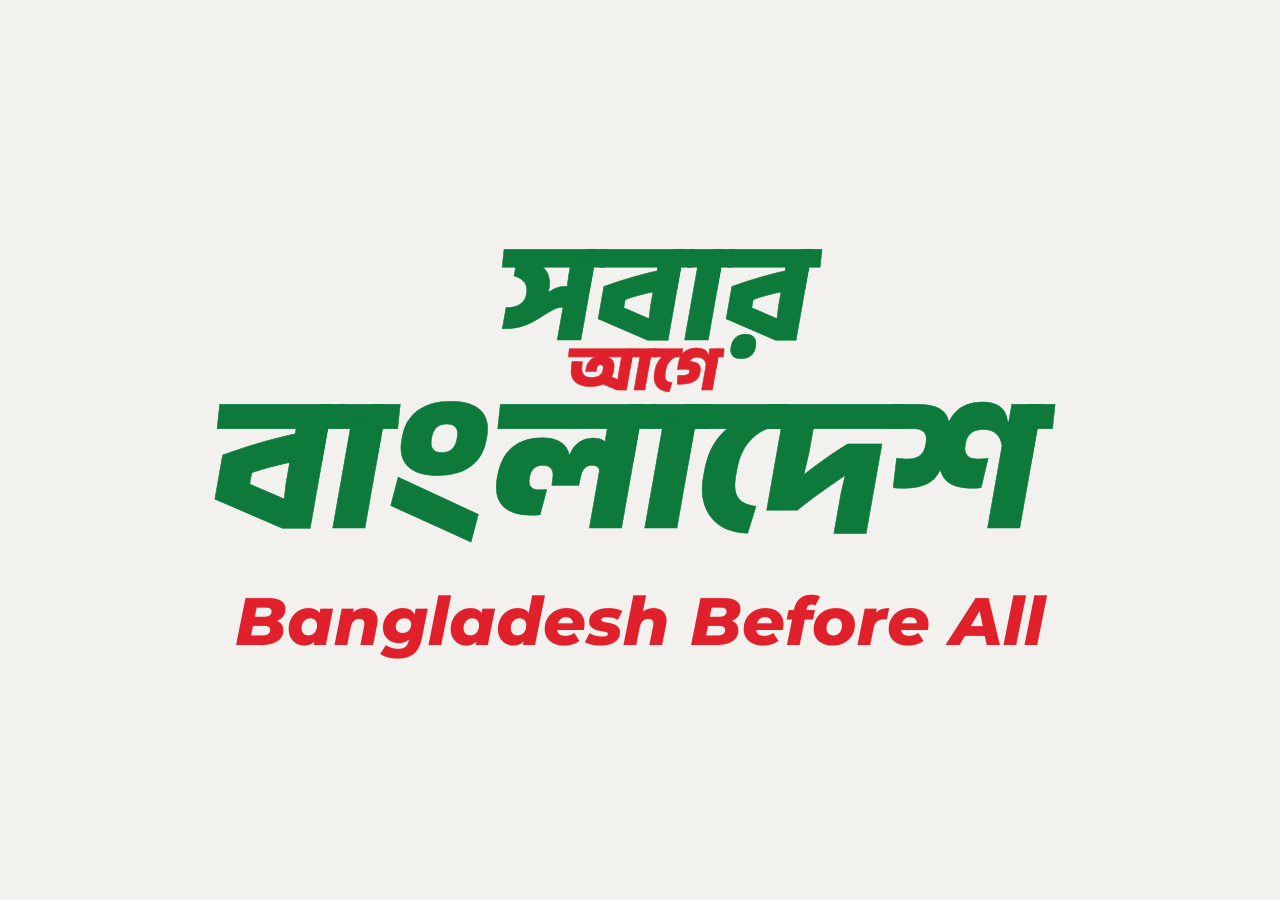
<file: sbar-age-bangladesh.html>
<!DOCTYPE html>
<html lang="bn">
<head>
<meta charset="utf-8">
<meta name="viewport" content="width=device-width, initial-scale=1">
<title>সবার আগে বাংলাদেশ — Bangladesh Before All</title>

<!-- Heavy Bangla grotesques + italic grotesque for the English line -->
<link rel="preconnect" href="https://fonts.googleapis.com">
<link rel="preconnect" href="https://fonts.gstatic.com" crossorigin>
<link href="https://fonts.googleapis.com/css2?family=Anek+Bangla:wght@700;800&family=Noto+Sans+Bengali:wght@800;900&family=Hind+Siliguri:wght@700&family=Montserrat:ital,wght@1,800&display=swap" rel="stylesheet">

<style>
:root{
  --bg:    #f2f1ee;
  --green: #0d7a3c;   /* poster green (flag-inspired) */
  --red:   #e0212c;   /* poster red   (flag-inspired) */
  --slant: -10deg;    /* the oblique "poster" shear   */
}
*{box-sizing:border-box}
body{margin:0;min-height:100vh;display:grid;place-items:center;background:var(--bg)}
.poster{text-align:center;padding:4rem 1rem;user-select:none}

/* ---- Bangla block ---- */
.bn{
  font-family:"Anek Bangla","Noto Sans Bengali","Hind Siliguri",
              "Nikosh","SolaimanLipi",sans-serif;   /* local fallbacks */
  font-weight:800;
  transform:skewX(var(--slant));          /* faux-italic / poster slant */
  -webkit-text-stroke:.035em currentColor; /* fatten glyphs (stroke = fill color) */
  letter-spacing:-.02em;                   /* tight poster tracking */
  line-height:.82;                         /* tight leading */
}
.bn .top{display:block;color:var(--green);font-size:clamp(3.5rem,11vw,9rem)}
.bn .mid{display:block;color:var(--red);  font-size:clamp(1.6rem,5vw,4rem);
         width:max-content;margin:-.15em auto -.12em;}  /* red word sandwiched/overlapped */
.bn .big{display:block;color:var(--green);font-size:clamp(4.5rem,15vw,12.5rem)}

/* ---- English tagline ---- */
.en{
  margin-top:2.2rem;color:var(--red);
  font-family:Montserrat,"Helvetica Neue",Arial,Roboto,"Noto Sans",sans-serif;
  font-style:italic;font-weight:800;
  font-size:clamp(1.4rem,5.2vw,4.2rem);
}

/* ==== optional Bangla "font effects" ==== */
.chunky{ /* even heavier: stroke + same-color shadows */
  -webkit-text-stroke:.06em currentColor;
  text-shadow:.015em .015em 0 currentColor,-.01em -.01em 0 currentColor;
}
.flag{ /* flag gradient fill */
  background:linear-gradient(180deg,var(--green) 0 55%,var(--red) 55% 100%);
  -webkit-background-clip:text;background-clip:text;color:transparent;
  -webkit-text-stroke:0;
}
.outline{ /* outline-only lettering */
  color:transparent;-webkit-text-stroke:.02em var(--green);
}
</style>
</head>
<body>

<div class="poster" role="img" aria-label="সবার আগে বাংলাদেশ — Bangladesh Before All">
  <div class="bn">
    <span class="top">সবার</span>
    <span class="mid">আগে</span>
    <span class="big">বাংলাদেশ</span>
  </div>
  <div class="en">Bangladesh Before All</div>
</div>
</body>
</html>
</file>
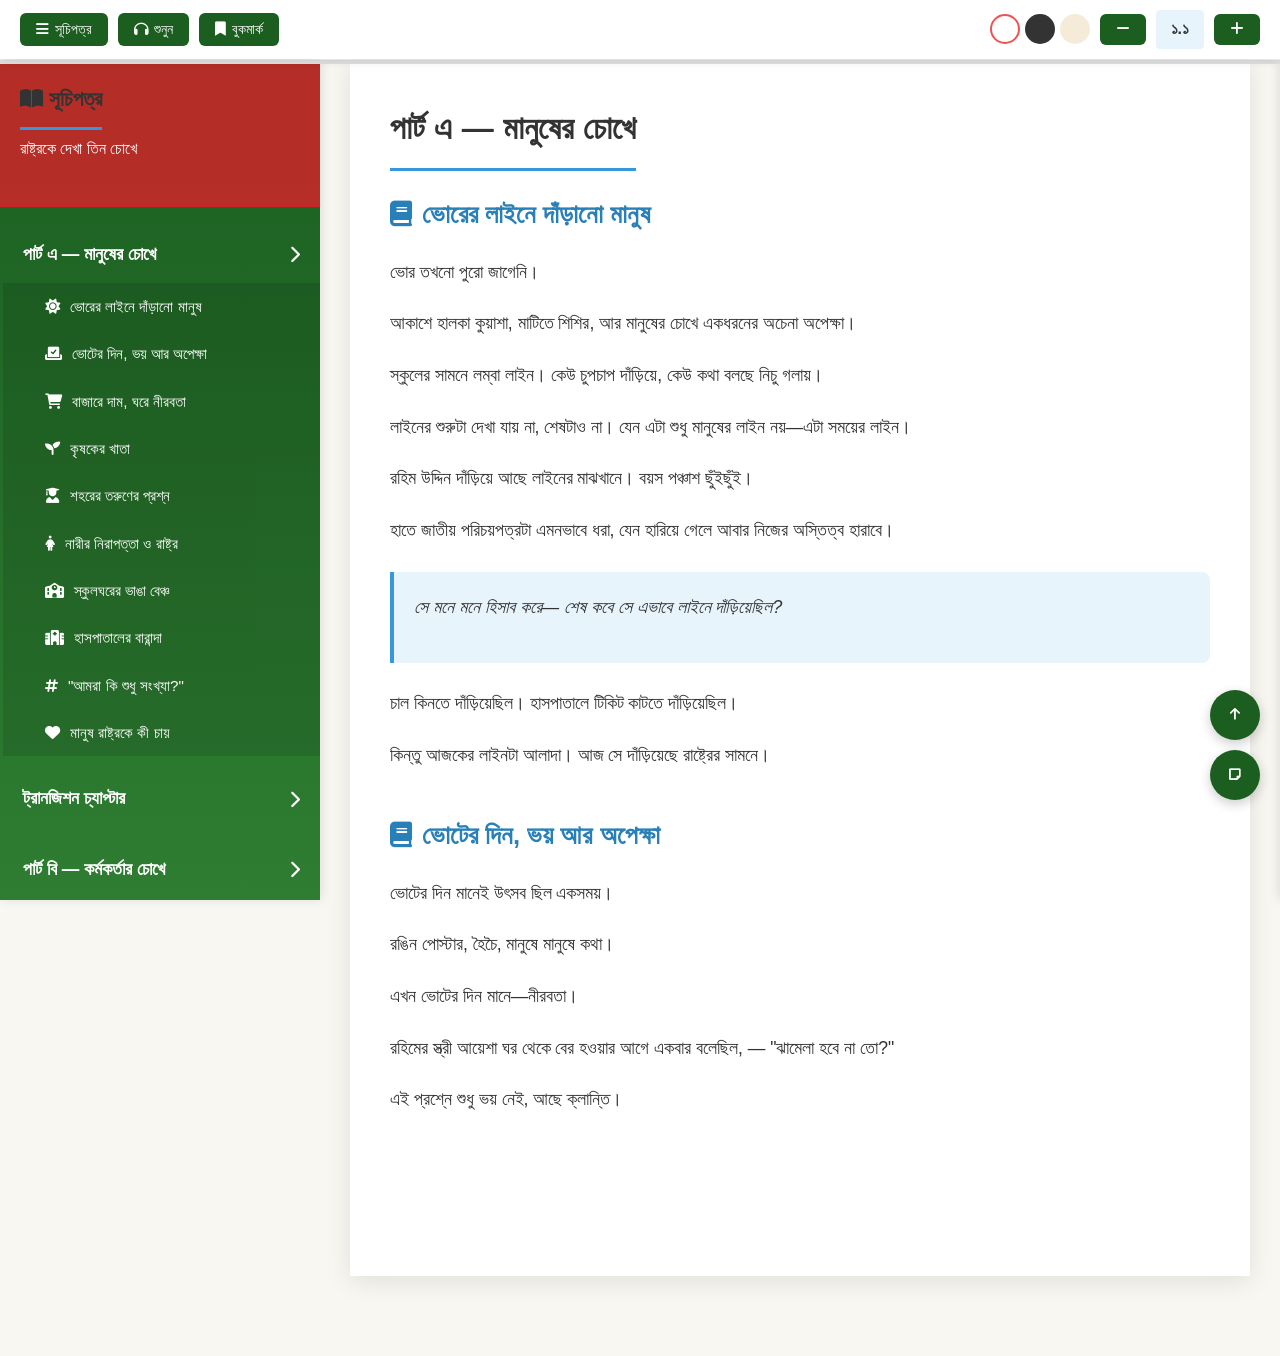
<file: state_ebook.html>
<!DOCTYPE html>
<html lang="bn">
<head>
    <meta charset="UTF-8">
    <meta name="viewport" content="width=device-width, initial-scale=1.0">
    <title>রাষ্ট্রকে দেখা তিন চোখে - সম্পূর্ণ ই-বুক</title>
    <link rel="stylesheet" href="https://cdnjs.cloudflare.com/ajax/libs/font-awesome/6.0.0/css/all.min.css">
    <style>
        * {
            margin: 0;
            padding: 0;
            box-sizing: border-box;
        }
        
        :root {
            --primary-color: #1b5e20;
            --secondary-color: #2e7d32;
            --accent-color: #ef5350;
            --text-color: #333;
            --bg-color: #f9f7f2;
            --sidebar-bg: linear-gradient(180deg, #1b5e20, #2e7d32);
            --card-bg: white;
            --highlight-bg: #e8f4fc;
            --font-size: 1.1rem;
            --line-height: 1.8;
        }
        
        [data-theme="dark"] {
            --text-color: #e0e0e0;
            --bg-color: #1a1a1a;
            --card-bg: #2d2d2d;
            --highlight-bg: #3a3a3a;
        }
        
        [data-theme="sepia"] {
            --text-color: #5b4636;
            --bg-color: #f4ecd8;
            --card-bg: #f9f6ed;
            --highlight-bg: #e8dcc4;
        }
        
        body {
            font-family: 'Noto Sans Bengali', 'Kalpurush', Arial, sans-serif;
            line-height: var(--line-height);
            color: var(--text-color);
            background: var(--bg-color);
            transition: all 0.3s ease;
        }
        
        /* Header Controls */
        .header-controls {
            position: fixed;
            top: 0;
            left: 0;
            right: 0;
            background: var(--card-bg);
            box-shadow: 0 2px 10px rgba(0,0,0,0.1);
            z-index: 2000;
            padding: 10px 20px;
            display: flex;
            justify-content: space-between;
            align-items: center;
            flex-wrap: wrap;
            gap: 10px;
        }
        
        .control-group {
            display: flex;
            gap: 10px;
            align-items: center;
            flex-wrap: wrap;
        }
        
        .control-btn {
            background: var(--primary-color);
            color: white;
            border: none;
            padding: 8px 16px;
            border-radius: 6px;
            cursor: pointer;
            display: flex;
            align-items: center;
            gap: 6px;
            font-size: 0.9rem;
            transition: all 0.3s ease;
        }
        
        .control-btn:hover {
            background: var(--secondary-color);
            transform: translateY(-2px);
        }
        
        .control-btn.active {
            background: var(--accent-color);
        }
        
        /* Audio Player */
        .audio-player {
            position: fixed;
            bottom: 0;
            left: 0;
            right: 0;
            background: var(--card-bg);
            box-shadow: 0 -2px 10px rgba(0,0,0,0.1);
            padding: 15px 20px;
            z-index: 2000;
            display: none;
        }
        
        .audio-player.active {
            display: block;
        }
        
        .audio-controls {
            display: flex;
            align-items: center;
            gap: 15px;
            flex-wrap: wrap;
        }
        
        .audio-btn {
            background: var(--primary-color);
            color: white;
            border: none;
            width: 40px;
            height: 40px;
            border-radius: 50%;
            cursor: pointer;
            display: flex;
            align-items: center;
            justify-content: center;
            transition: all 0.3s ease;
        }
        
        .audio-btn:hover {
            background: var(--accent-color);
            transform: scale(1.1);
        }
        
        .audio-progress {
            flex: 1;
            height: 6px;
            background: #ddd;
            border-radius: 3px;
            cursor: pointer;
            position: relative;
        }
        
        .audio-progress-fill {
            height: 100%;
            background: var(--primary-color);
            border-radius: 3px;
            width: 0%;
            transition: width 0.1s ease;
        }
        
        .audio-info {
            display: flex;
            gap: 10px;
            align-items: center;
            font-size: 0.9rem;
        }
        
        .speed-control {
            padding: 5px 10px;
            border-radius: 4px;
            background: var(--highlight-bg);
            cursor: pointer;
        }
        
        /* Sidebar */
        .sidebar {
            width: 320px;
            background: var(--sidebar-bg);
            color: white;
            position: fixed;
            left: 0;
            top: 60px;
            height: calc(100vh - 60px);
            overflow-y: auto;
            z-index: 1000;
            transition: transform 0.3s ease;
            box-shadow: 2px 0 10px rgba(0,0,0,0.1);
        }
        
        .sidebar.hidden {
            transform: translateX(-100%);
        }
        
        .sidebar-header {
            padding: 20px;
            background: rgba(198, 40, 40, 0.9);
            border-bottom: 3px solid #c62828;
            position: sticky;
            top: 0;
            z-index: 10;
        }
        
        .sidebar-header h2 {
            font-size: 1.3rem;
            margin-bottom: 5px;
        }
        
        /* Table of Contents */
        .toc-container {
            padding: 20px 0;
        }
        
        .toc-part {
            margin-bottom: 15px;
            border-left: 3px solid transparent;
            transition: all 0.3s ease;
        }
        
        .toc-part:hover {
            border-left-color: var(--accent-color);
            background: rgba(255,255,255,0.05);
        }
        
        .toc-part.active {
            border-left-color: var(--accent-color);
            background: rgba(255,255,255,0.1);
        }
        
        .part-title {
            padding: 12px 20px;
            font-size: 1.1rem;
            font-weight: bold;
            cursor: pointer;
            display: flex;
            align-items: center;
            justify-content: space-between;
        }
        
        .part-title:hover {
            background: rgba(255,255,255,0.1);
        }
        
        .chapters-list {
            max-height: 0;
            overflow: hidden;
            transition: max-height 0.3s ease;
            background: rgba(0,0,0,0.1);
        }
        
        .chapters-list.show {
            max-height: 600px;
        }
        
        .toc-chapter {
            padding: 10px 20px 10px 40px;
            font-size: 0.95rem;
            cursor: pointer;
            transition: all 0.3s ease;
            border-left: 2px solid transparent;
            display: flex;
            align-items: center;
            gap: 10px;
        }
        
        .toc-chapter:hover {
            background: rgba(255,255,255,0.05);
            border-left-color: var(--accent-color);
        }
        
        .toc-chapter.active {
            background: rgba(239, 83, 80, 0.2);
            border-left-color: var(--accent-color);
            font-weight: bold;
        }
        
        .toc-chapter.completed {
            opacity: 0.7;
        }
        
        .toc-chapter.completed::after {
            content: "✓";
            margin-left: auto;
            color: #4caf50;
        }
        
        /* Main Content */
        .main-content {
            margin-left: 320px;
            margin-top: 60px;
            margin-bottom: 80px;
            transition: margin-left 0.3s ease;
        }
        
        .main-content.expanded {
            margin-left: 0;
        }
        
        .container {
            max-width: 900px;
            margin: 0 auto;
            background: var(--card-bg);
            box-shadow: 0 5px 25px rgba(0,0,0,0.1);
            min-height: calc(100vh - 140px);
        }
        
        .content {
            padding: 40px;
            font-size: var(--font-size);
        }
        
        .part {
            margin-bottom: 50px;
            padding-bottom: 30px;
            border-bottom: 1px solid #eee;
        }
        
        .part:last-child {
            border-bottom: none;
        }
        
        h1, h2, h3 {
            color: var(--text-color);
            margin-bottom: 20px;
        }
        
        h2 {
            font-size: 2rem;
            border-bottom: 3px solid #3498db;
            padding-bottom: 10px;
            display: inline-block;
        }
        
        h3 {
            font-size: 1.6rem;
            color: #2980b9;
            display: flex;
            align-items: center;
            gap: 10px;
        }
        
        .chapter {
            margin-bottom: 40px;
            scroll-margin-top: 80px;
        }
        
        p {
            margin-bottom: 20px;
            text-align: justify;
        }
        
        .highlight {
            background: var(--highlight-bg);
            padding: 20px;
            border-left: 4px solid #3498db;
            margin: 25px 0;
            font-style: italic;
            border-radius: 0 8px 8px 0;
        }
        
        /* Reading Aids */
        .sentence {
            transition: background-color 0.3s ease;
            cursor: pointer;
        }
        
        .sentence:hover {
            background: var(--highlight-bg);
        }
        
        .sentence.reading {
            background: #fff9c4;
            font-weight: 500;
        }
        
        .sentence.bookmarked {
            background: #c8e6c9;
            border-left: 3px solid #4caf50;
            padding-left: 10px;
        }
        
        /* Floating Buttons */
        .floating-btns {
            position: fixed;
            right: 20px;
            bottom: 100px;
            display: flex;
            flex-direction: column;
            gap: 10px;
            z-index: 1500;
        }
        
        .floating-btn {
            width: 50px;
            height: 50px;
            border-radius: 50%;
            background: var(--primary-color);
            color: white;
            border: none;
            cursor: pointer;
            display: flex;
            align-items: center;
            justify-content: center;
            box-shadow: 0 4px 12px rgba(0,0,0,0.2);
            transition: all 0.3s ease;
        }
        
        .floating-btn:hover {
            background: var(--accent-color);
            transform: scale(1.1);
        }
        
        /* Progress Bar */
        .progress-container {
            position: fixed;
            top: 60px;
            left: 0;
            right: 0;
            height: 4px;
            background: #e0e0e0;
            z-index: 1999;
        }
        
        .progress-bar {
            height: 100%;
            background: linear-gradient(90deg, var(--primary-color), var(--accent-color));
            width: 0%;
            transition: width 0.3s ease;
        }
        
        /* Bookmarks Panel */
        .bookmarks-panel {
            position: fixed;
            right: -350px;
            top: 60px;
            width: 350px;
            height: calc(100vh - 60px);
            background: var(--card-bg);
            box-shadow: -2px 0 10px rgba(0,0,0,0.1);
            z-index: 1500;
            transition: right 0.3s ease;
            overflow-y: auto;
            padding: 20px;
        }
        
        .bookmarks-panel.active {
            right: 0;
        }
        
        .bookmark-item {
            padding: 15px;
            margin-bottom: 10px;
            background: var(--highlight-bg);
            border-radius: 8px;
            cursor: pointer;
            transition: all 0.3s ease;
        }
        
        .bookmark-item:hover {
            background: var(--primary-color);
            color: white;
        }
        
        /* Font Size Controls */
        .font-size-display {
            padding: 5px 15px;
            background: var(--highlight-bg);
            border-radius: 4px;
            font-weight: bold;
        }
        
        /* Responsive */
        @media (max-width: 768px) {
            .sidebar {
                transform: translateX(-100%);
            }
            
            .sidebar.active {
                transform: translateX(0);
            }
            
            .main-content {
                margin-left: 0;
            }
            
            .content {
                padding: 20px;
            }
            
            .header-controls {
                padding: 8px 10px;
            }
            
            .control-group {
                gap: 5px;
            }
            
            .control-btn {
                padding: 6px 12px;
                font-size: 0.85rem;
            }
        }
        
        /* Theme Selector */
        .theme-selector {
            display: flex;
            gap: 5px;
        }
        
        .theme-btn {
            width: 30px;
            height: 30px;
            border-radius: 50%;
            border: 2px solid transparent;
            cursor: pointer;
            transition: all 0.3s ease;
        }
        
        .theme-btn:hover {
            transform: scale(1.1);
        }
        
        .theme-btn.active {
            border-color: var(--accent-color);
        }
        
        .theme-light { background: #fff; }
        .theme-dark { background: #333; }
        .theme-sepia { background: #f4ecd8; }
    </style>
</head>
<body data-theme="light">
    <!-- Header Controls -->
    <div class="header-controls">
        <div class="control-group">
            <button class="control-btn" id="toggleSidebar">
                <i class="fas fa-bars"></i>
                <span class="btn-text">সূচিপত্র</span>
            </button>
            
            <button class="control-btn" id="toggleAudio">
                <i class="fas fa-headphones"></i>
                <span class="btn-text">শুনুন</span>
            </button>
            
            <button class="control-btn" id="toggleBookmarks">
                <i class="fas fa-bookmark"></i>
                <span class="btn-text">বুকমার্ক</span>
            </button>
        </div>
        
        <div class="control-group">
            <div class="theme-selector">
                <button class="theme-btn theme-light active" data-theme="light" title="হালকা থিম"></button>
                <button class="theme-btn theme-dark" data-theme="dark" title="গাঢ় থিম"></button>
                <button class="theme-btn theme-sepia" data-theme="sepia" title="সেপিয়া থিম"></button>
            </div>
            
            <button class="control-btn" id="decreaseFont">
                <i class="fas fa-minus"></i>
            </button>
            <span class="font-size-display" id="fontSizeDisplay">১.১</span>
            <button class="control-btn" id="increaseFont">
                <i class="fas fa-plus"></i>
            </button>
        </div>
    </div>
    
    <!-- Progress Bar -->
    <div class="progress-container">
        <div class="progress-bar" id="progressBar"></div>
    </div>
    
    <!-- Audio Player -->
    <div class="audio-player" id="audioPlayer">
        <div class="audio-controls">
            <button class="audio-btn" id="audioPrevSentence">
                <i class="fas fa-step-backward"></i>
            </button>
            <button class="audio-btn" id="audioPlayPause">
                <i class="fas fa-play"></i>
            </button>
            <button class="audio-btn" id="audioNextSentence">
                <i class="fas fa-step-forward"></i>
            </button>
            <button class="audio-btn" id="audioStop">
                <i class="fas fa-stop"></i>
            </button>
            
            <div class="audio-progress" id="audioProgressBar">
                <div class="audio-progress-fill" id="audioProgressFill"></div>
            </div>
            
            <div class="audio-info">
                <span id="currentSentence">০/০</span>
                <select class="speed-control" id="speedControl">
                    <option value="0.5">০.৫x</option>
                    <option value="0.75">০.৭৫x</option>
                    <option value="1" selected>১x</option>
                    <option value="1.25">১.২৫x</option>
                    <option value="1.5">১.৫x</option>
                    <option value="2">২x</option>
                </select>
            </div>
        </div>
    </div>
    
    <!-- Sidebar -->
    <aside class="sidebar" id="sidebar">
        <div class="sidebar-header">
            <h2><i class="fas fa-book-open"></i> সূচিপত্র</h2>
            <p>রাষ্ট্রকে দেখা তিন চোখে</p>
        </div>
        
        <div class="toc-container" id="tocContainer">
            <!-- Will be populated by JavaScript -->
        </div>
    </aside>
    
    <!-- Bookmarks Panel -->
    <div class="bookmarks-panel" id="bookmarksPanel">
        <h3><i class="fas fa-bookmark"></i> আপনার বুকমার্ক</h3>
        <div id="bookmarksList">
            <p style="text-align: center; padding: 20px; opacity: 0.6;">
                <i class="fas fa-bookmark" style="font-size: 2rem; margin-bottom: 10px; display: block;"></i>
                এখনো কোনো বুকমার্ক নেই
            </p>
        </div>
    </div>
    
    <!-- Main Content -->
    <main class="main-content" id="mainContent">
        <div class="container">
            <div class="content" id="bookContent">
                <!-- Book content will be loaded here -->
            </div>
        </div>
    </main>
    
    <!-- Floating Buttons -->
    <div class="floating-btns">
        <button class="floating-btn" id="scrollTop" title="উপরে যান">
            <i class="fas fa-arrow-up"></i>
        </button>
        <button class="floating-btn" id="toggleNotes" title="নোট যোগ করুন">
            <i class="fas fa-sticky-note"></i>
        </button>
    </div>
    
    <script>
        // Book Content
        const bookContent = {
            parts: [
                {
                    id: 'part-a',
                    title: 'পার্ট এ — মানুষের চোখে',
                    chapters: [
                        { id: 'chapter-1', title: 'ভোরের লাইনে দাঁড়ানো মানুষ', icon: 'fa-sun' },
                        { id: 'chapter-2', title: 'ভোটের দিন, ভয় আর অপেক্ষা', icon: 'fa-vote-yea' },
                        { id: 'chapter-3', title: 'বাজারে দাম, ঘরে নীরবতা', icon: 'fa-shopping-cart' },
                        { id: 'chapter-4', title: 'কৃষকের খাতা', icon: 'fa-seedling' },
                        { id: 'chapter-5', title: 'শহরের তরুণের প্রশ্ন', icon: 'fa-user-graduate' },
                        { id: 'chapter-6', title: 'নারীর নিরাপত্তা ও রাষ্ট্র', icon: 'fa-female' },
                        { id: 'chapter-7', title: 'স্কুলঘরের ভাঙা বেঞ্চ', icon: 'fa-school' },
                        { id: 'chapter-8', title: 'হাসপাতালের বারান্দা', icon: 'fa-hospital' },
                        { id: 'chapter-9', title: '"আমরা কি শুধু সংখ্যা?"', icon: 'fa-hashtag' },
                        { id: 'chapter-10', title: 'মানুষ রাষ্ট্রকে কী চায়', icon: 'fa-heart' }
                    ]
                },
                {
                    id: 'transition',
                    title: 'ট্রানজিশন চ্যাপ্টার',
                    chapters: [
                        { id: 'transition-chapter', title: 'যখন মানুষের প্রশ্ন নীতির দরজায় কড়া নাড়ে', icon: 'fa-bridge' }
                    ]
                },
                {
                    id: 'part-b',
                    title: 'পার্ট বি — কর্মকর্তার চোখে',
                    chapters: [
                        { id: 'chapter-11', title: 'ফাইলের ভেতরের দেশ', icon: 'fa-file-alt' },
                        { id: 'chapter-12', title: 'মাঠ আর মন্ত্রণালয়ের দূরত্ব', icon: 'fa-road' },
                        { id: 'chapter-13', title: 'নিয়ম বনাম বাস্তবতা', icon: 'fa-balance-scale' },
                        { id: 'chapter-14', title: 'আদেশ আসে, প্রশ্ন থাকে', icon: 'fa-clipboard-list' },
                        { id: 'chapter-15', title: 'নিরপেক্ষ থাকার লড়াই', icon: 'fa-balance-scale-right' },
                        { id: 'chapter-16', title: 'ক্ষমতা বদলায়, ফাইল থাকে', icon: 'fa-exchange-alt' },
                        { id: 'chapter-17', title: 'একজন কর্মকর্তার নীরব স্বীকারোক্তি', icon: 'fa-user-secret' }
                    ]
                },
                {
                    id: 'part-c',
                    title: 'পার্ট সি — রাজনীতিবিদের চোখে',
                    chapters: [
                        { id: 'chapter-19', title: 'সিদ্ধান্তের টেবিল', icon: 'fa-gavel' },
                        { id: 'chapter-20', title: 'জনতা, জনমত ও দায়', icon: 'fa-users' },
                        { id: 'chapter-21', title: 'ক্ষমতার লোভ বনাম রাষ্ট্রের প্রয়োজন', icon: 'fa-crown' },
                        { id: 'chapter-22', title: 'ইতিহাস কী শেখায়', icon: 'fa-history' },
                        { id: 'chapter-23', title: 'ভুল, অনুশোচনা ও শিক্ষা', icon: 'fa-exclamation-triangle' },
                        { id: 'chapter-24', title: 'সংস্কার কেন জরুরি', icon: 'fa-tools' },
                        { id: 'chapter-25', title: 'রাষ্ট্র বনাম দল', icon: 'fa-balance-scale-left' },
                        { id: 'chapter-26', title: 'একটি নতুন শুরুর প্রস্তাব', icon: 'fa-lightbulb' }
                    ]
                },
                {
                    id: 'author-note',
                    title: 'লেখকের নোট',
                    chapters: [
                        { id: 'author-note-chapter', title: 'লেখকের নোট', icon: 'fa-pen-fancy' }
                    ]
                }
            ]
        };
        
        // Initialize App
        class EBookApp {
            constructor() {
                this.currentTheme = 'light';
                this.fontSize = 1.1;
                this.isAudioPlaying = false;
                this.currentSentenceIndex = 0;
                this.sentences = [];
                this.bookmarks = JSON.parse(localStorage.getItem('bookmarks') || '[]');
                this.completedChapters = JSON.parse(localStorage.getItem('completedChapters') || '[]');
                this.speechSynthesis = window.speechSynthesis;
                this.currentUtterance = null;
                this.audioSpeed = 1;
                
                this.init();
            }
            
            init() {
                this.loadBookContent();
                this.generateTOC();
                this.setupEventListeners();
                this.updateProgress();
                this.loadBookmarks();
            }
            
            loadBookContent() {
                // This would load the actual content from the HTML file
                // For now, we'll use a placeholder
                const contentDiv = document.getElementById('bookContent');
                
                // In production, this would fetch from the state.txt file
                // For demonstration, showing structure
                contentDiv.innerHTML = `
                    <section id="part-a" class="part">
                        <h2>পার্ট এ — মানুষের চোখে</h2>
                        ${this.generateChapterHTML('chapter-1', 'ভোরের লাইনে দাঁড়ানো মানুষ', `
                            <p class="sentence">ভোর তখনো পুরো জাগেনি।</p>
                            <p class="sentence">আকাশে হালকা কুয়াশা, মাটিতে শিশির, আর মানুষের চোখে একধরনের অচেনা অপেক্ষা।</p>
                            <p class="sentence">স্কুলের সামনে লম্বা লাইন। কেউ চুপচাপ দাঁড়িয়ে, কেউ কথা বলছে নিচু গলায়।</p>
                            <p class="sentence">লাইনের শুরুটা দেখা যায় না, শেষটাও না। যেন এটা শুধু মানুষের লাইন নয়—এটা সময়ের লাইন।</p>
                            <p class="sentence">রহিম উদ্দিন দাঁড়িয়ে আছে লাইনের মাঝখানে। বয়স পঞ্চাশ ছুঁইছুঁই।</p>
                            <p class="sentence">হাতে জাতীয় পরিচয়পত্রটা এমনভাবে ধরা, যেন হারিয়ে গেলে আবার নিজের অস্তিত্ব হারাবে।</p>
                            <div class="highlight">
                                <p class="sentence">সে মনে মনে হিসাব করে— শেষ কবে সে এভাবে লাইনে দাঁড়িয়েছিল?</p>
                            </div>
                            <p class="sentence">চাল কিনতে দাঁড়িয়েছিল। হাসপাতালে টিকিট কাটতে দাঁড়িয়েছিল।</p>
                            <p class="sentence">কিন্তু আজকের লাইনটা আলাদা। আজ সে দাঁড়িয়েছে রাষ্ট্রের সামনে।</p>
                        `)}
                        
                        ${this.generateChapterHTML('chapter-2', 'ভোটের দিন, ভয় আর অপেক্ষা', `
                            <p class="sentence">ভোটের দিন মানেই উৎসব ছিল একসময়।</p>
                            <p class="sentence">রঙিন পোস্টার, হৈচৈ, মানুষে মানুষে কথা।</p>
                            <p class="sentence">এখন ভোটের দিন মানে—নীরবতা।</p>
                            <p class="sentence">রহিমের স্ত্রী আয়েশা ঘর থেকে বের হওয়ার আগে একবার বলেছিল, — "ঝামেলা হবে না তো?"</p>
                            <p class="sentence">এই প্রশ্নে শুধু ভয় নেই, আছে ক্লান্তি।</p>
                        `)}
                    </section>
                `;
                
                this.processSentences();
            }
            
            generateChapterHTML(id, title, content) {
                return `
                    <div class="chapter" id="${id}">
                        <h3><i class="fas fa-book"></i> ${title}</h3>
                        ${content}
                    </div>
                `;
            }
            
            processSentences() {
                const allSentences = document.querySelectorAll('.sentence');
                this.sentences = Array.from(allSentences);
                
                // Add click handlers for bookmarking
                this.sentences.forEach((sentence, index) => {
                    sentence.addEventListener('click', () => this.toggleBookmark(index));
                });
            }
            
            generateTOC() {
                const tocContainer = document.getElementById('tocContainer');
                let tocHTML = '';
                
                bookContent.parts.forEach(part => {
                    tocHTML += `
                        <div class="toc-part" id="toc-${part.id}">
                            <div class="part-title" data-part="${part.id}">
                                <span>${part.title}</span>
                                <i class="fas fa-chevron-right"></i>
                            </div>
                            <div class="chapters-list" id="chapters-${part.id}">
                                ${part.chapters.map(chapter => `
                                    <div class="toc-chapter ${this.completedChapters.includes(chapter.id) ? 'completed' : ''}" 
                                         data-chapter="${chapter.id}">
                                        <i class="fas ${chapter.icon}"></i>
                                        ${chapter.title}
                                    </div>
                                `).join('')}
                            </div>
                        </div>
                    `;
                });
                
                tocContainer.innerHTML = tocHTML;
                
                // Expand first part by default
                const firstPartList = document.getElementById('chapters-part-a');
                if (firstPartList) {
                    firstPartList.classList.add('show');
                }
            }
            
            setupEventListeners() {
                // Sidebar toggle
                document.getElementById('toggleSidebar').addEventListener('click', () => {
                    document.getElementById('sidebar').classList.toggle('hidden');
                    document.getElementById('mainContent').classList.toggle('expanded');
                });
                
                // Audio toggle
                document.getElementById('toggleAudio').addEventListener('click', () => {
                    const audioPlayer = document.getElementById('audioPlayer');
                    audioPlayer.classList.toggle('active');
                    document.getElementById('toggleAudio').classList.toggle('active');
                });
                
                // Bookmarks toggle
                document.getElementById('toggleBookmarks').addEventListener('click', () => {
                    document.getElementById('bookmarksPanel').classList.toggle('active');
                    document.getElementById('toggleBookmarks').classList.toggle('active');
                });
                
                // Theme buttons
                document.querySelectorAll('.theme-btn').forEach(btn => {
                    btn.addEventListener('click', () => this.changeTheme(btn.dataset.theme));
                });
                
                // Font size controls
                document.getElementById('increaseFont').addEventListener('click', () => this.changeFontSize(0.1));
                document.getElementById('decreaseFont').addEventListener('click', () => this.changeFontSize(-0.1));
                
                // Audio controls
                document.getElementById('audioPlayPause').addEventListener('click', () => this.toggleAudio());
                document.getElementById('audioStop').addEventListener('click', () => this.stopAudio());
                document.getElementById('audioPrevSentence').addEventListener('click', () => this.previousSentence());
                document.getElementById('audioNextSentence').addEventListener('click', () => this.nextSentence());
                document.getElementById('speedControl').addEventListener('change', (e) => {
                    this.audioSpeed = parseFloat(e.target.value);
                });
                
                // TOC navigation
                document.querySelectorAll('.part-title').forEach(title => {
                    title.addEventListener('click', (e) => {
                        const partId = title.dataset.part;
                        const chaptersList = document.getElementById(`chapters-${partId}`);
                        chaptersList.classList.toggle('show');
                        title.querySelector('i').style.transform = 
                            chaptersList.classList.contains('show') ? 'rotate(90deg)' : 'rotate(0deg)';
                    });
                });
                
                document.querySelectorAll('.toc-chapter').forEach(chapter => {
                    chapter.addEventListener('click', () => {
                        const chapterId = chapter.dataset.chapter;
                        this.navigateToChapter(chapterId);
                    });
                });
                
                // Scroll to top
                document.getElementById('scrollTop').addEventListener('click', () => {
                    window.scrollTo({ top: 0, behavior: 'smooth' });
                });
                
                // Scroll progress
                window.addEventListener('scroll', () => this.updateProgress());
            }
            
            changeTheme(theme) {
                document.body.setAttribute('data-theme', theme);
                document.querySelectorAll('.theme-btn').forEach(btn => {
                    btn.classList.toggle('active', btn.dataset.theme === theme);
                });
                this.currentTheme = theme;
                localStorage.setItem('theme', theme);
            }
            
            changeFontSize(delta) {
                this.fontSize = Math.max(0.8, Math.min(2, this.fontSize + delta));
                document.documentElement.style.setProperty('--font-size', `${this.fontSize}rem`);
                document.getElementById('fontSizeDisplay').textContent = this.fontSize.toFixed(1);
                localStorage.setItem('fontSize', this.fontSize);
            }
            
            toggleAudio() {
                if (this.isAudioPlaying) {
                    this.pauseAudio();
                } else {
                    this.playAudio();
                }
            }
            
            playAudio() {
                if (this.currentSentenceIndex >= this.sentences.length) {
                    this.currentSentenceIndex = 0;
                }
                
                this.isAudioPlaying = true;
                document.querySelector('#audioPlayPause i').className = 'fas fa-pause';
                
                this.speakSentence(this.currentSentenceIndex);
            }
            
            pauseAudio() {
                this.isAudioPlaying = false;
                this.speechSynthesis.cancel();
                document.querySelector('#audioPlayPause i').className = 'fas fa-play';
            }
            
            stopAudio() {
                this.pauseAudio();
                this.currentSentenceIndex = 0;
                this.clearHighlights();
                this.updateAudioInfo();
            }
            
            speakSentence(index) {
                if (index >= this.sentences.length) {
                    this.stopAudio();
                    return;
                }
                
                const sentence = this.sentences[index];
                const text = sentence.textContent;
                
                this.clearHighlights();
                sentence.classList.add('reading');
                sentence.scrollIntoView({ behavior: 'smooth', block: 'center' });
                
                this.currentUtterance = new SpeechSynthesisUtterance(text);
                this.currentUtterance.lang = 'bn-BD';
                this.currentUtterance.rate = this.audioSpeed;
                
                this.currentUtterance.onend = () => {
                    if (this.isAudioPlaying) {
                        this.currentSentenceIndex++;
                        this.speakSentence(this.currentSentenceIndex);
                    }
                };
                
                this.speechSynthesis.speak(this.currentUtterance);
                this.updateAudioInfo();
            }
            
            nextSentence() {
                this.speechSynthesis.cancel();
                this.currentSentenceIndex = Math.min(this.currentSentenceIndex + 1, this.sentences.length - 1);
                if (this.isAudioPlaying) {
                    this.speakSentence(this.currentSentenceIndex);
                } else {
                    this.updateAudioInfo();
                }
            }
            
            previousSentence() {
                this.speechSynthesis.cancel();
                this.currentSentenceIndex = Math.max(this.currentSentenceIndex - 1, 0);
                if (this.isAudioPlaying) {
                    this.speakSentence(this.currentSentenceIndex);
                } else {
                    this.updateAudioInfo();
                }
            }
            
            clearHighlights() {
                this.sentences.forEach(s => s.classList.remove('reading'));
            }
            
            updateAudioInfo() {
                document.getElementById('currentSentence').textContent = 
                    `${this.currentSentenceIndex + 1}/${this.sentences.length}`;
                
                const progress = (this.currentSentenceIndex / this.sentences.length) * 100;
                document.getElementById('audioProgressFill').style.width = `${progress}%`;
            }
            
            toggleBookmark(sentenceIndex) {
                const sentence = this.sentences[sentenceIndex];
                const text = sentence.textContent;
                
                const existingIndex = this.bookmarks.findIndex(b => b.text === text);
                
                if (existingIndex >= 0) {
                    this.bookmarks.splice(existingIndex, 1);
                    sentence.classList.remove('bookmarked');
                } else {
                    this.bookmarks.push({
                        text: text,
                        index: sentenceIndex,
                        timestamp: new Date().toISOString()
                    });
                    sentence.classList.add('bookmarked');
                }
                
                localStorage.setItem('bookmarks', JSON.stringify(this.bookmarks));
                this.loadBookmarks();
            }
            
            loadBookmarks() {
                const bookmarksList = document.getElementById('bookmarksList');
                
                if (this.bookmarks.length === 0) {
                    bookmarksList.innerHTML = `
                        <p style="text-align: center; padding: 20px; opacity: 0.6;">
                            <i class="fas fa-bookmark" style="font-size: 2rem; margin-bottom: 10px; display: block;"></i>
                            এখনো কোনো বুকমার্ক নেই
                        </p>
                    `;
                    return;
                }
                
                bookmarksList.innerHTML = this.bookmarks.map((bookmark, index) => `
                    <div class="bookmark-item" data-index="${bookmark.index}">
                        <div style="font-size: 0.9rem; margin-bottom: 5px;">${bookmark.text}</div>
                        <div style="font-size: 0.8rem; opacity: 0.7;">
                            ${new Date(bookmark.timestamp).toLocaleDateString('bn-BD')}
                        </div>
                    </div>
                `).join('');
                
                // Add click handlers
                document.querySelectorAll('.bookmark-item').forEach(item => {
                    item.addEventListener('click', () => {
                        const index = parseInt(item.dataset.index);
                        this.sentences[index].scrollIntoView({ behavior: 'smooth', block: 'center' });
                    });
                });
                
                // Apply bookmarked class to sentences
                this.bookmarks.forEach(bookmark => {
                    if (this.sentences[bookmark.index]) {
                        this.sentences[bookmark.index].classList.add('bookmarked');
                    }
                });
            }
            
            navigateToChapter(chapterId) {
                const chapter = document.getElementById(chapterId);
                if (chapter) {
                    chapter.scrollIntoView({ behavior: 'smooth', block: 'start' });
                    
                    // Mark as completed
                    if (!this.completedChapters.includes(chapterId)) {
                        this.completedChapters.push(chapterId);
                        localStorage.setItem('completedChapters', JSON.stringify(this.completedChapters));
                        
                        const tocChapter = document.querySelector(`[data-chapter="${chapterId}"]`);
                        if (tocChapter) {
                            tocChapter.classList.add('completed');
                        }
                    }
                    
                    // Update active state
                    document.querySelectorAll('.toc-chapter').forEach(ch => ch.classList.remove('active'));
                    const activeChapter = document.querySelector(`[data-chapter="${chapterId}"]`);
                    if (activeChapter) {
                        activeChapter.classList.add('active');
                    }
                }
            }
            
            updateProgress() {
                const winScroll = document.body.scrollTop || document.documentElement.scrollTop;
                const height = document.documentElement.scrollHeight - document.documentElement.clientHeight;
                const scrolled = (winScroll / height) * 100;
                
                document.getElementById('progressBar').style.width = scrolled + '%';
            }
        }
        
        // Initialize the app
        const app = new EBookApp();
        
        // Load saved preferences
        const savedTheme = localStorage.getItem('theme');
        if (savedTheme) {
            app.changeTheme(savedTheme);
        }
        
        const savedFontSize = localStorage.getItem('fontSize');
        if (savedFontSize) {
            app.fontSize = parseFloat(savedFontSize);
            app.changeFontSize(0);
        }
    </script>
</body>
</html>
</file>
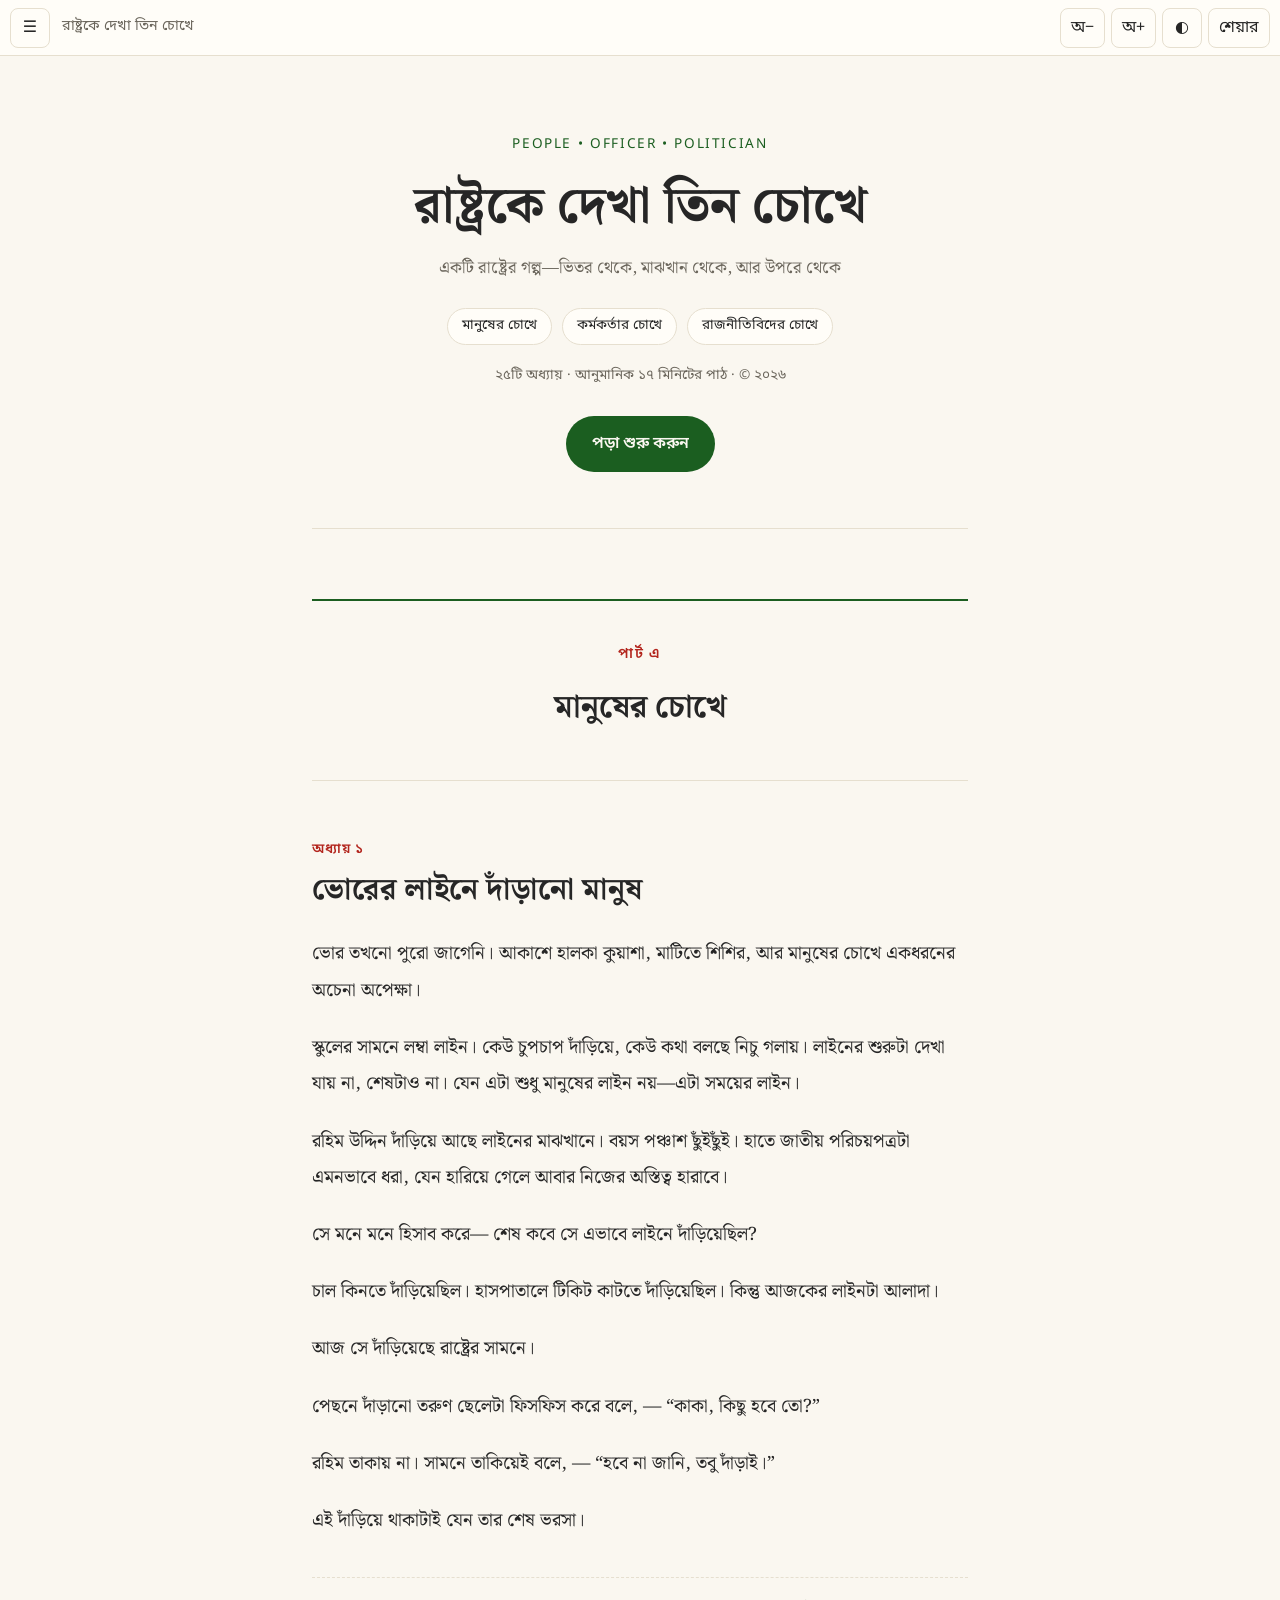
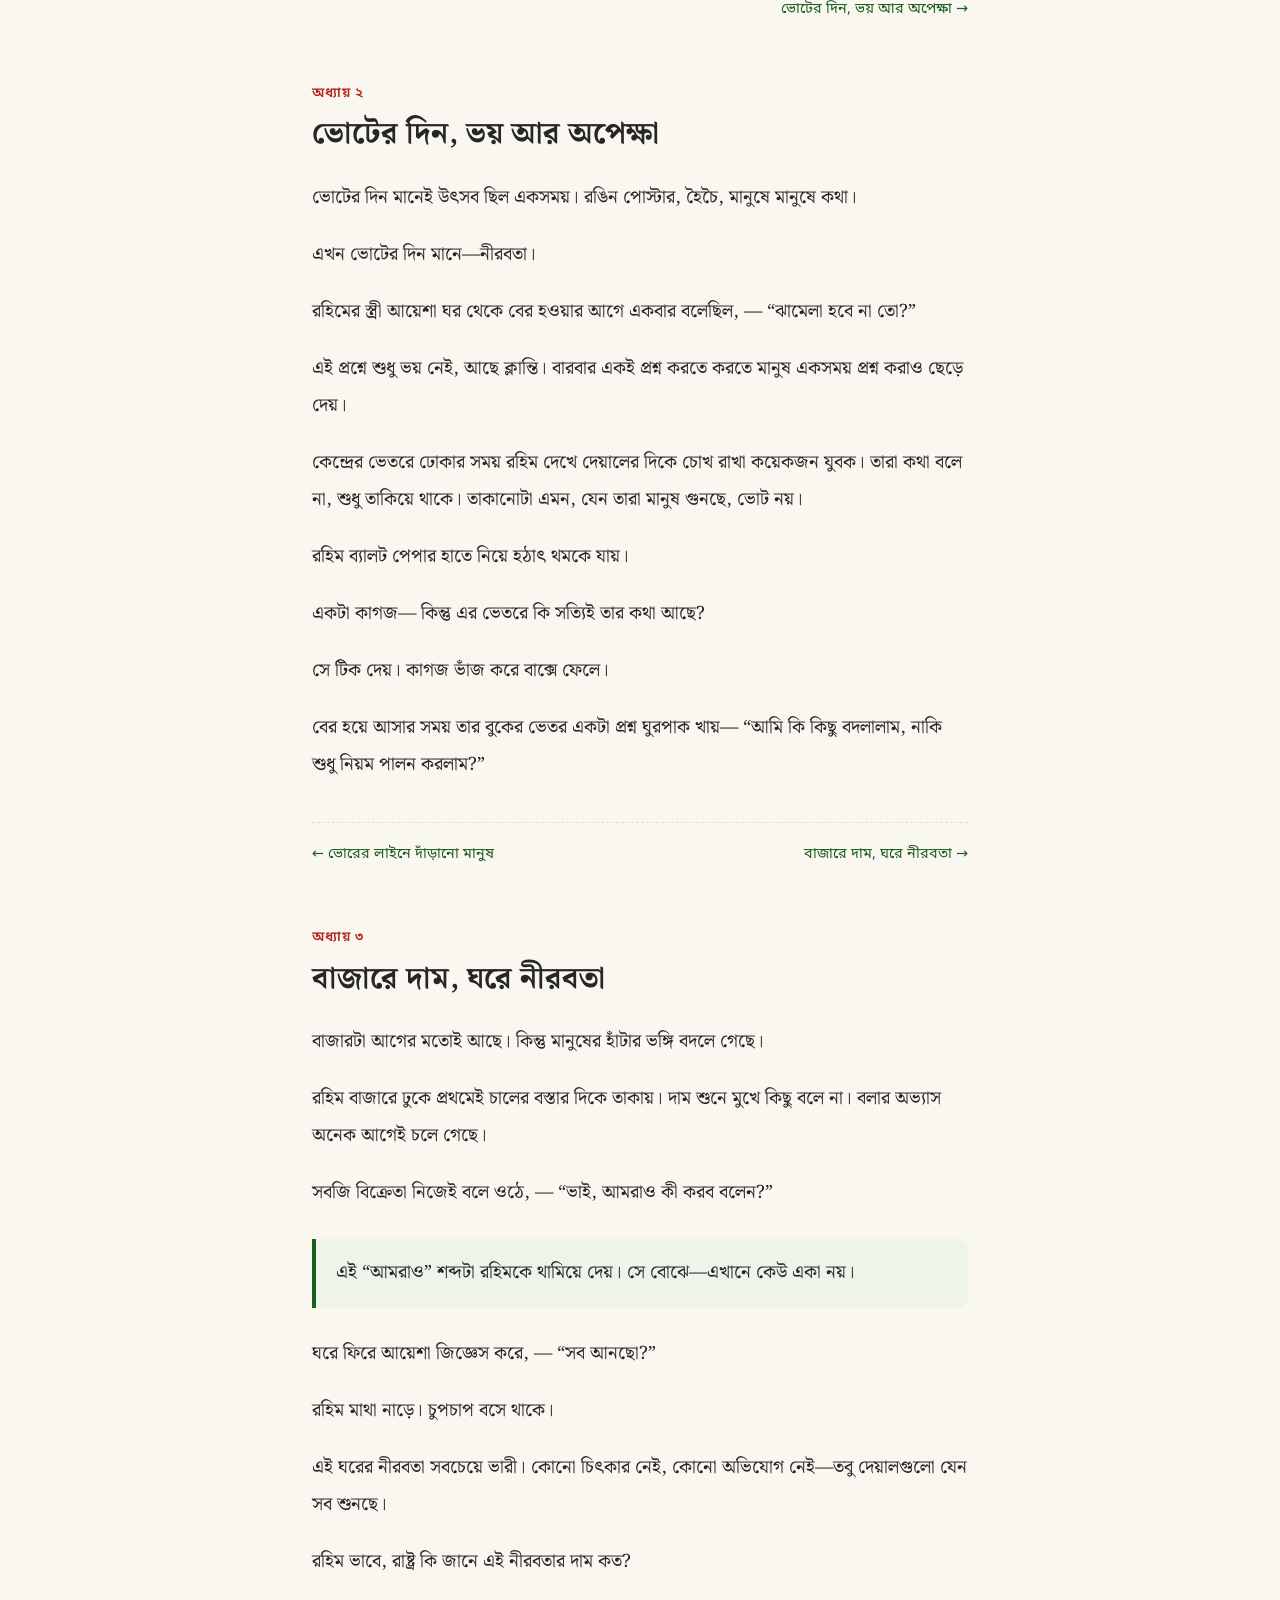
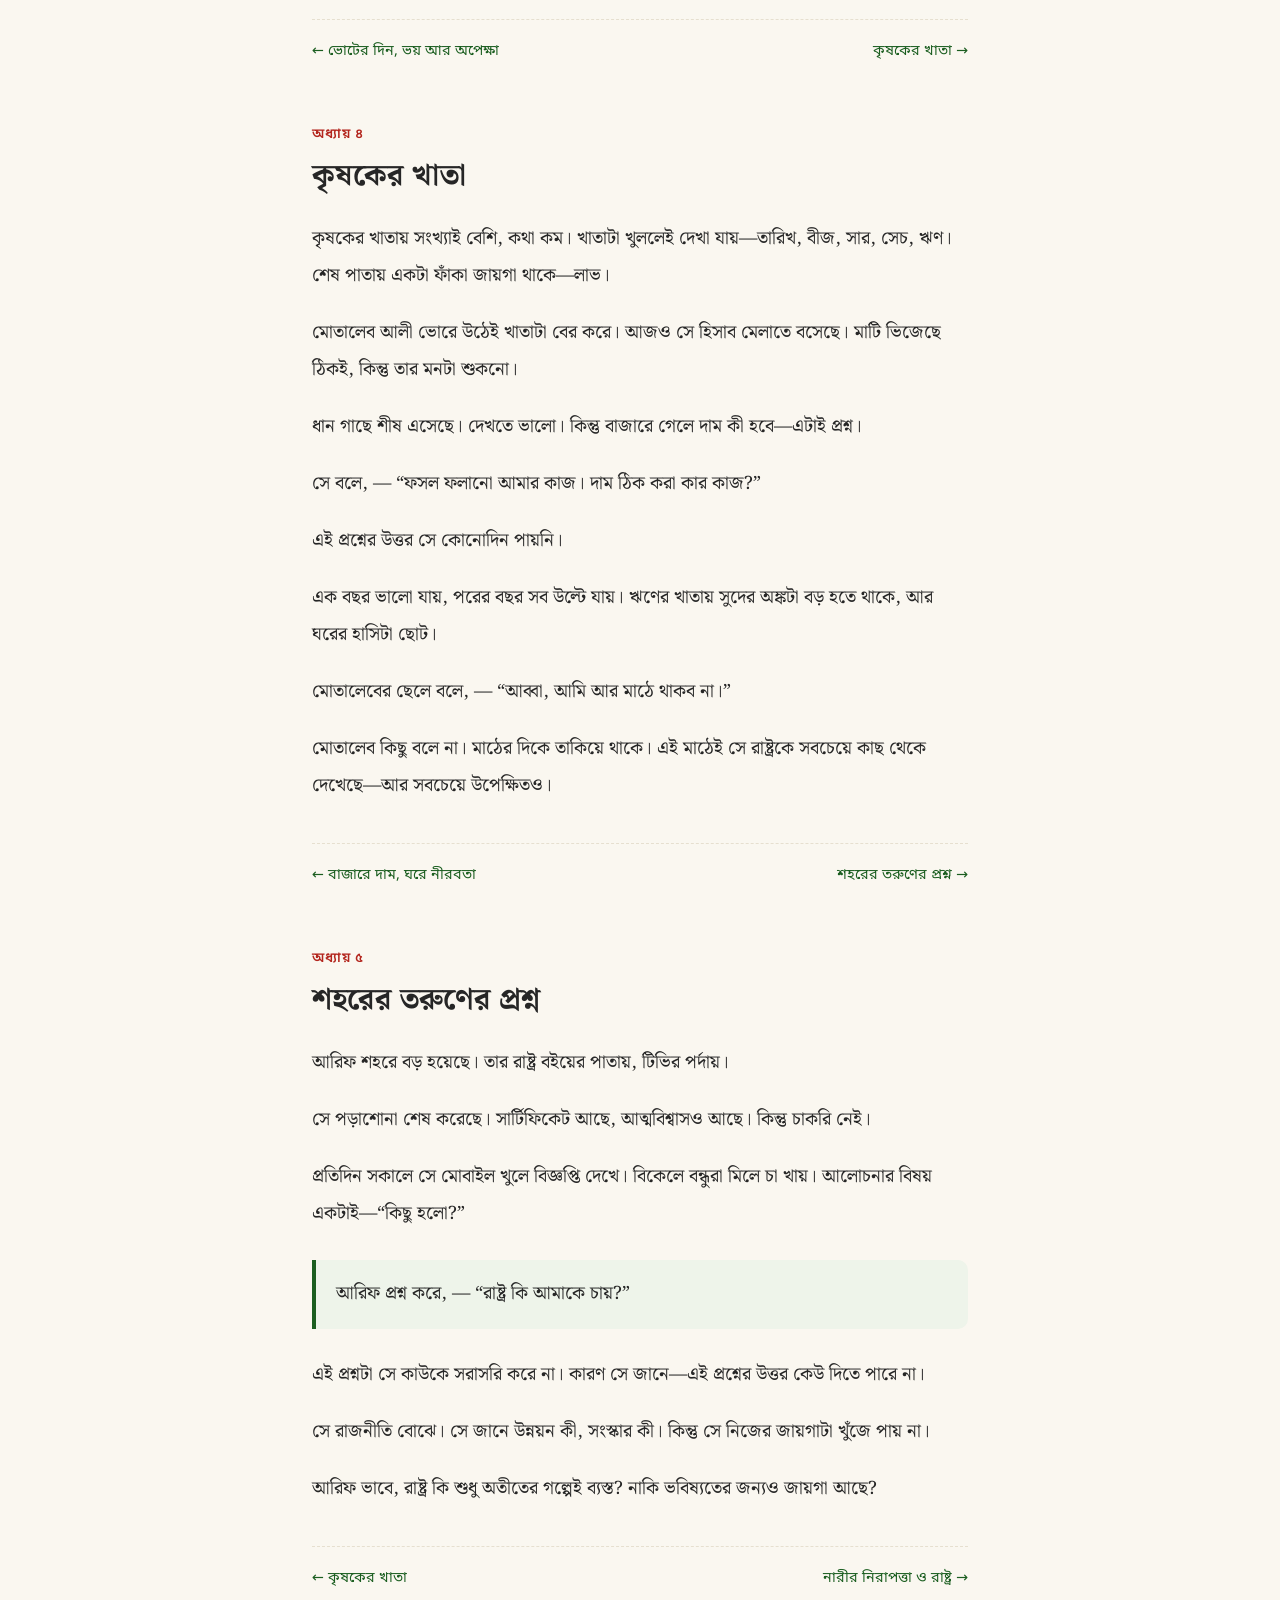
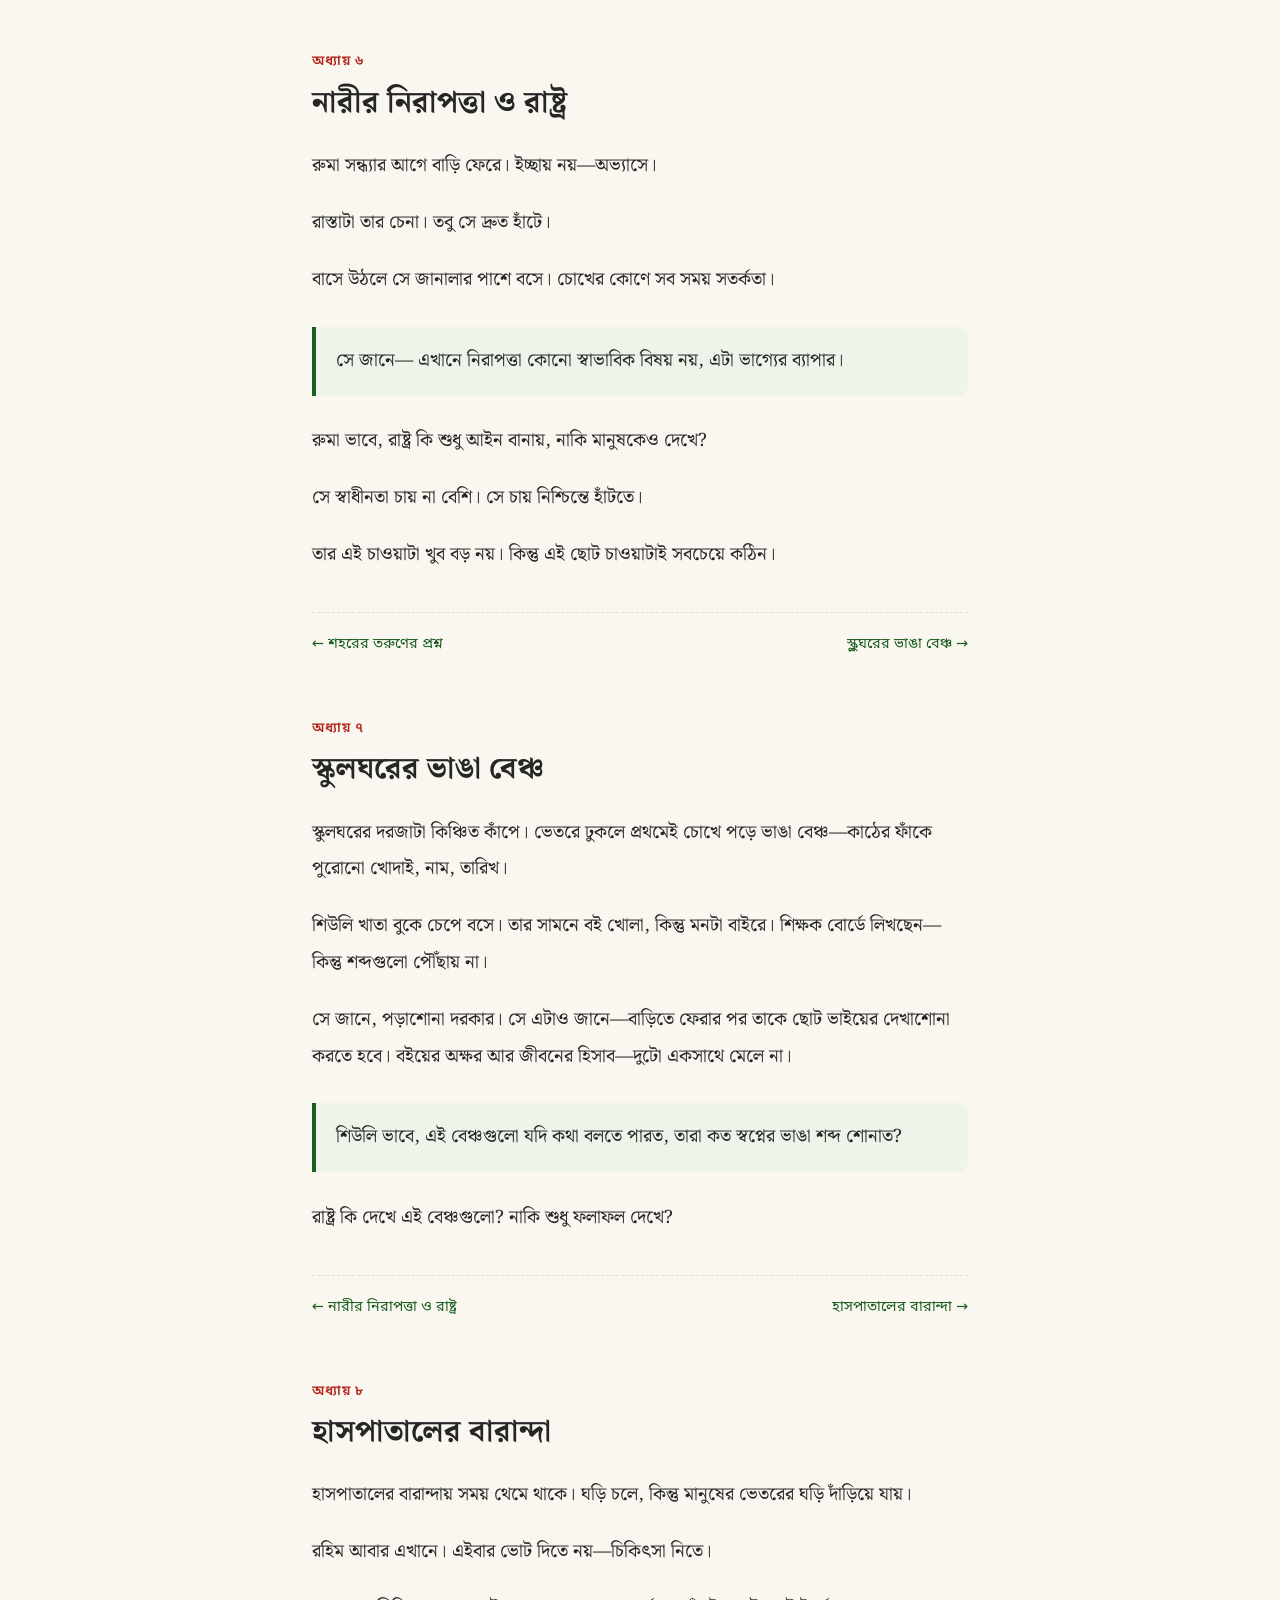
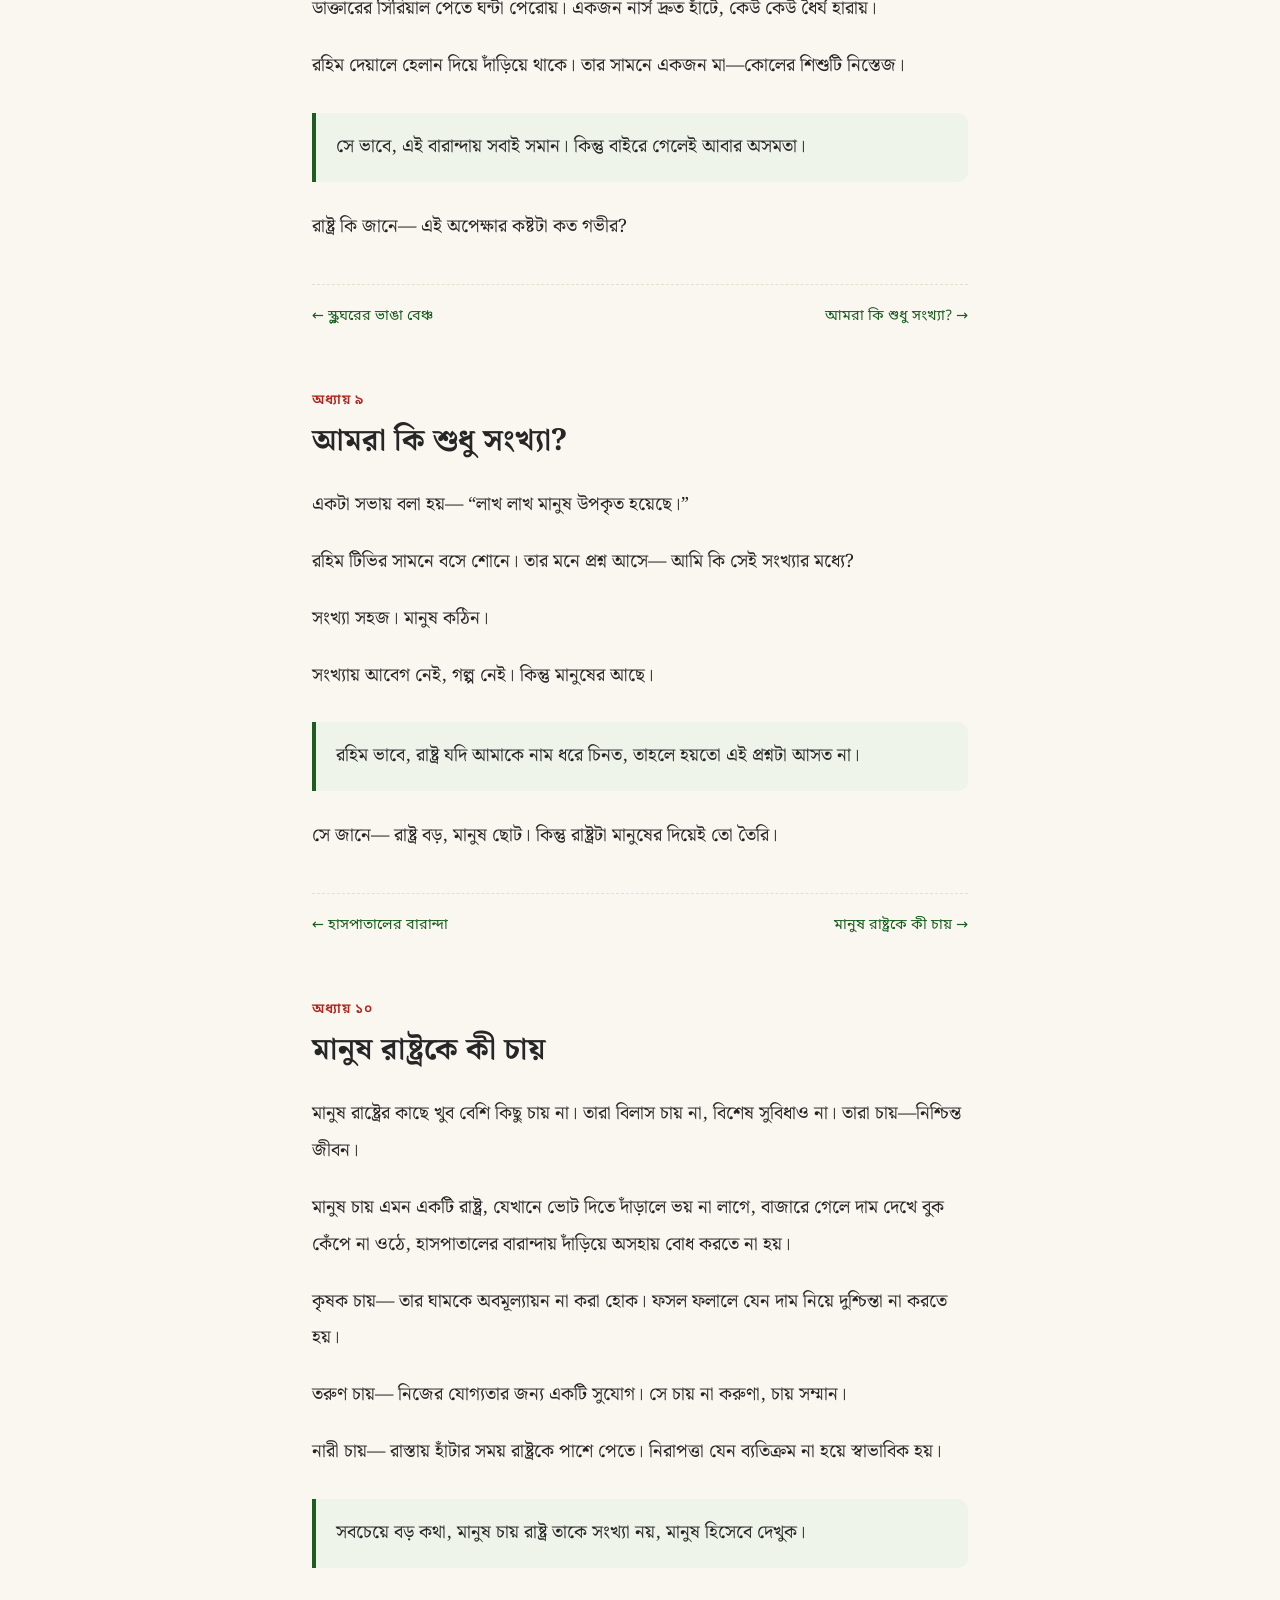
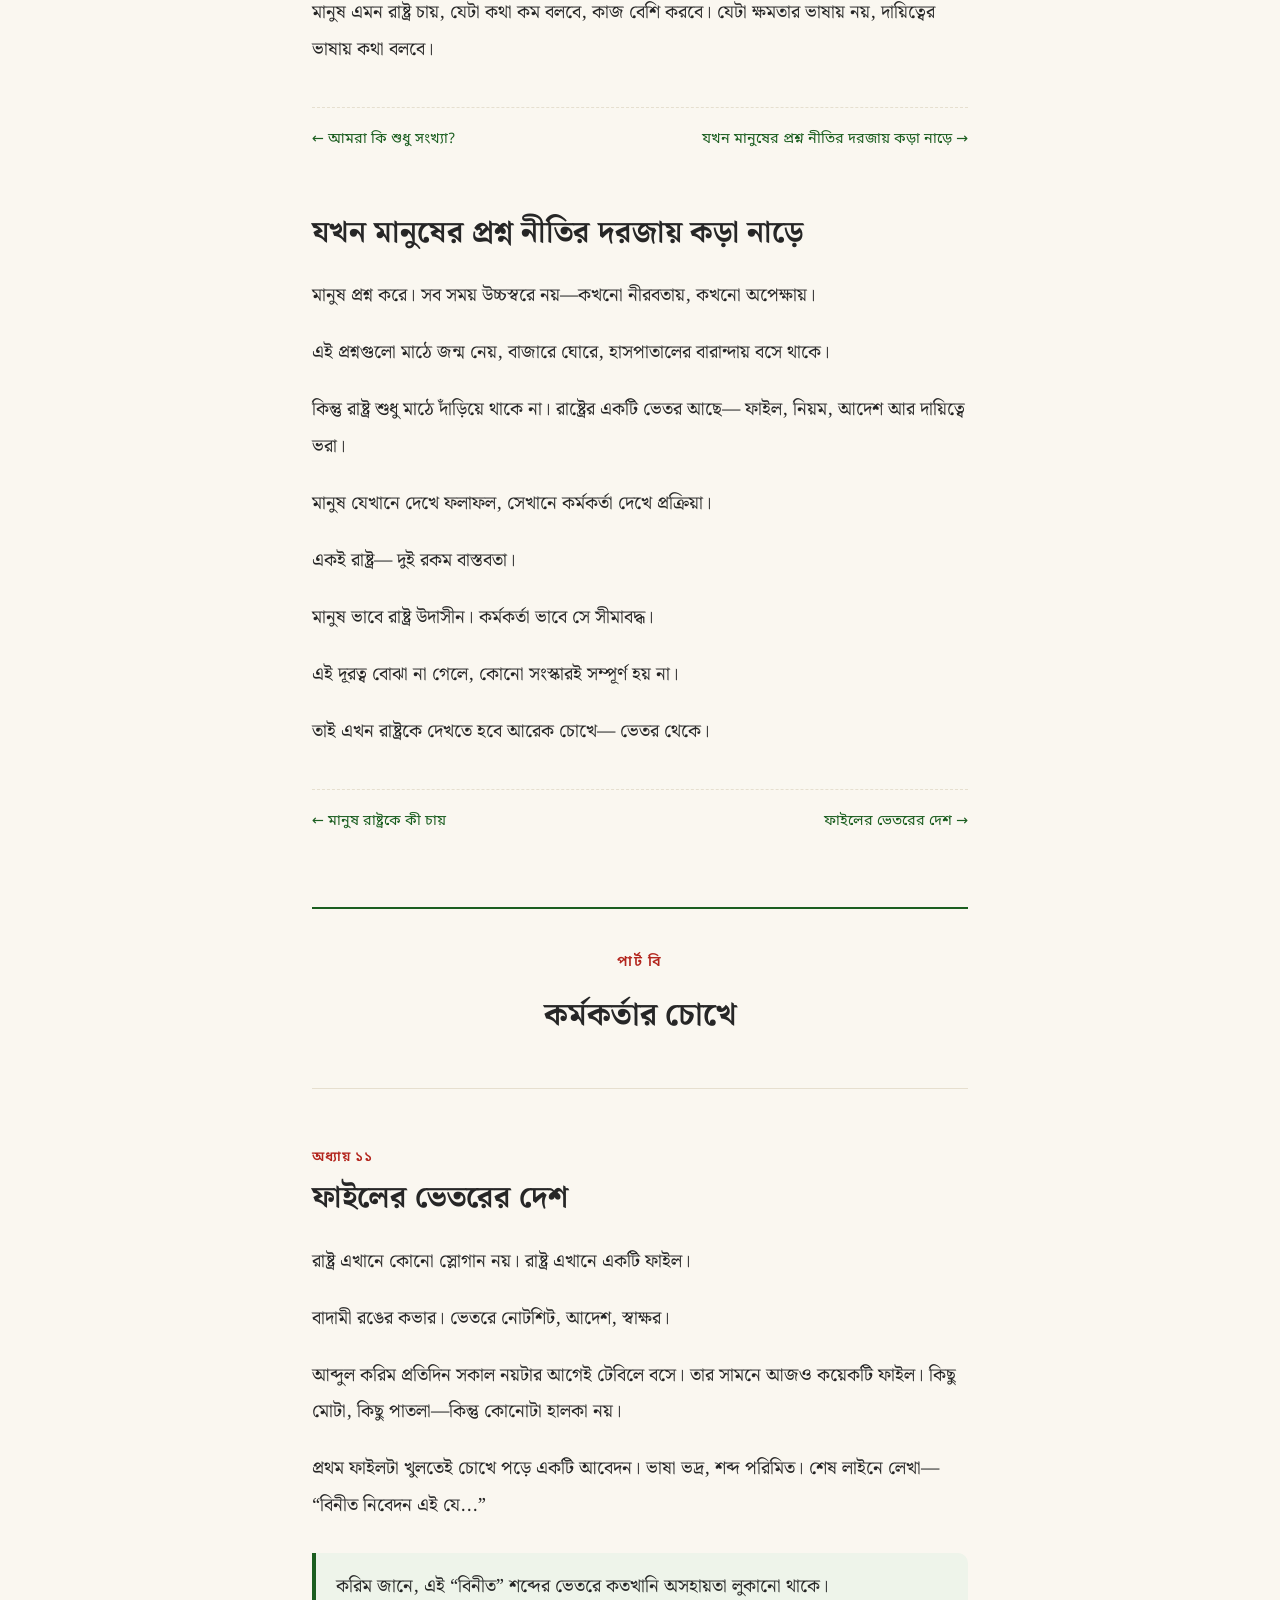
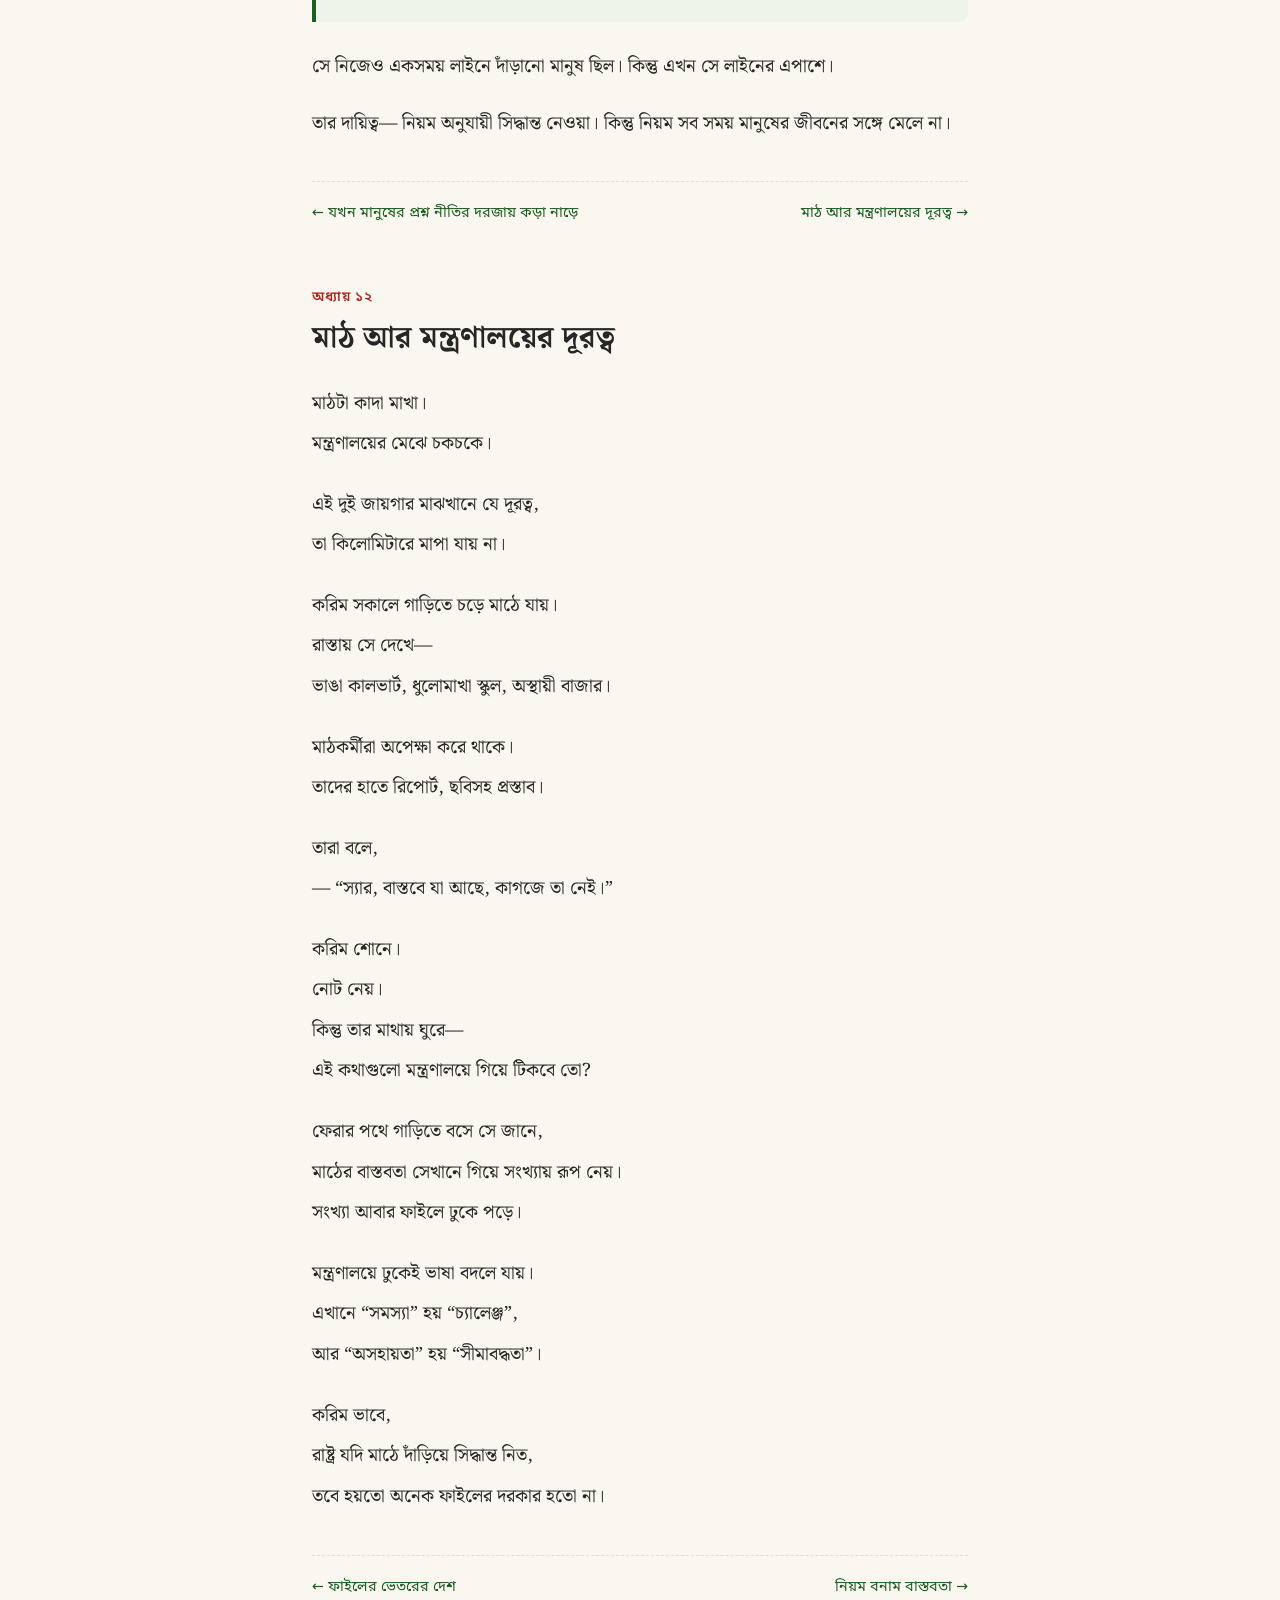
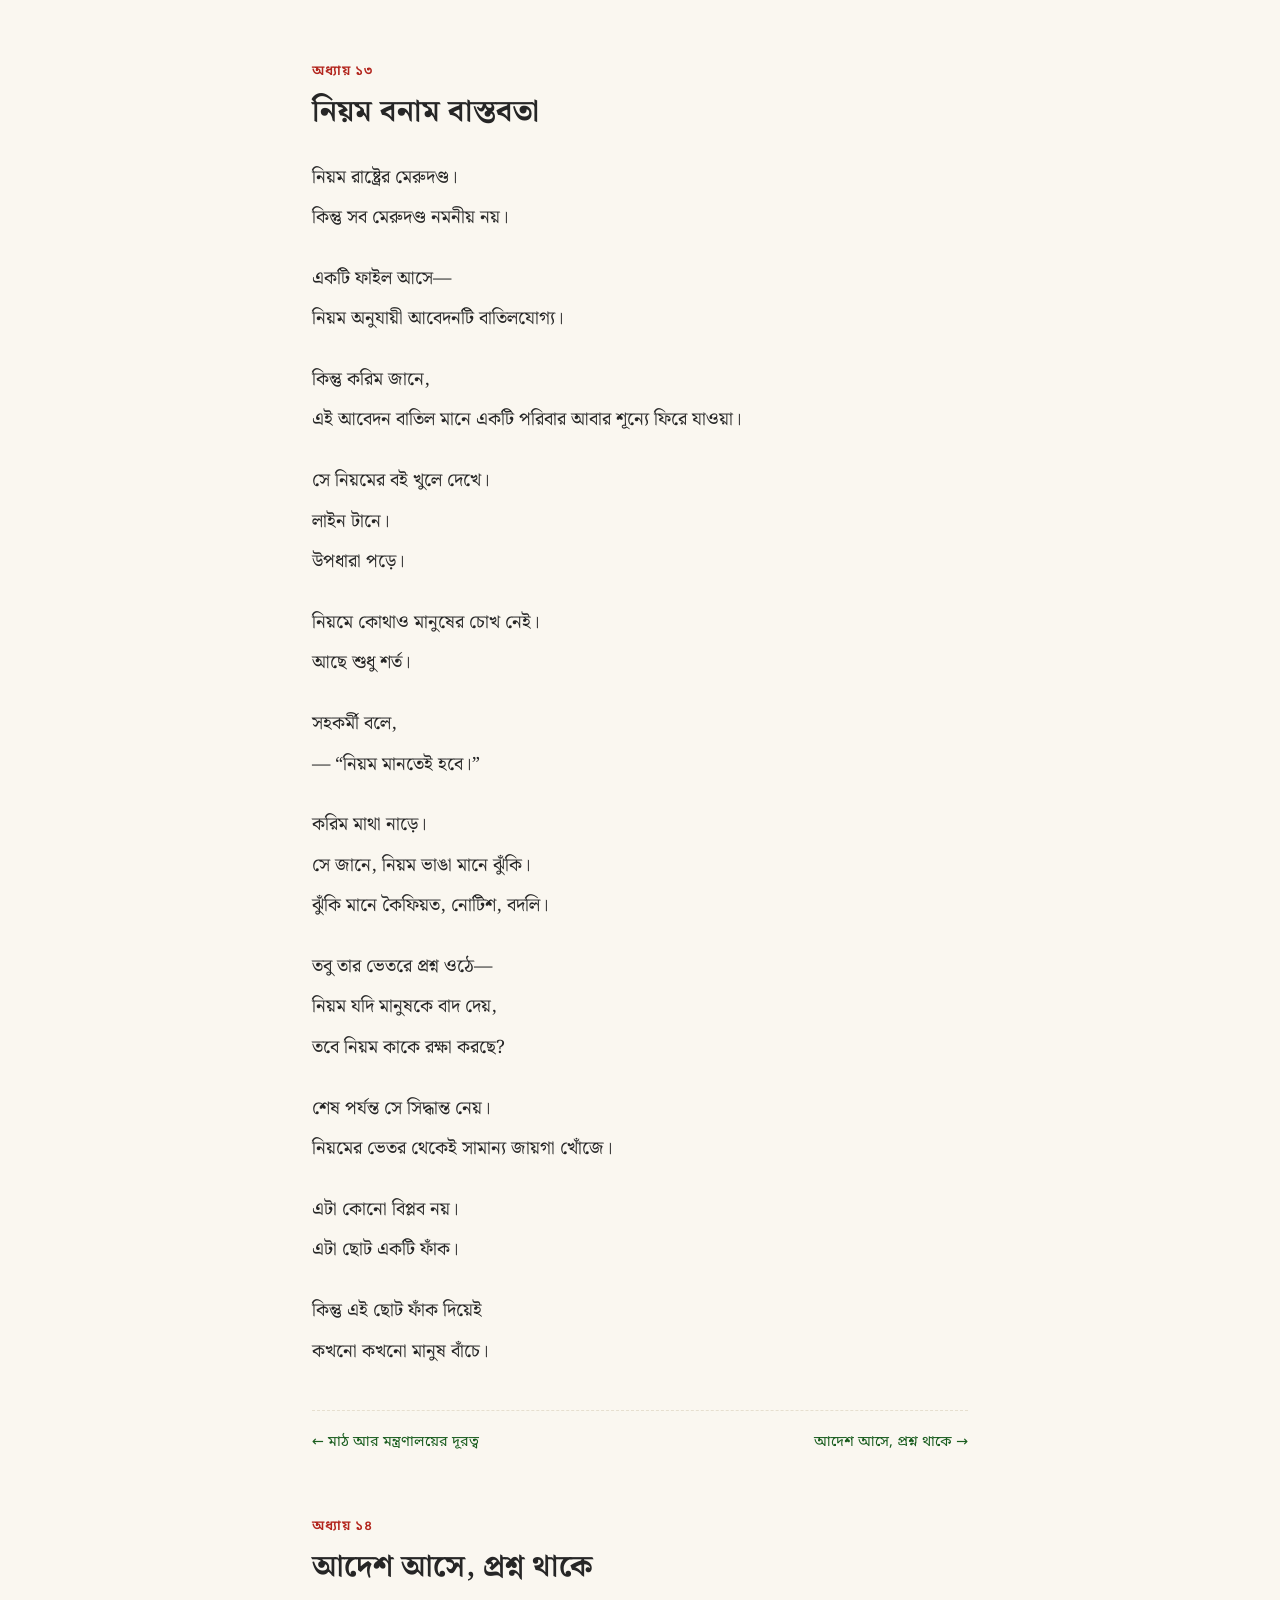
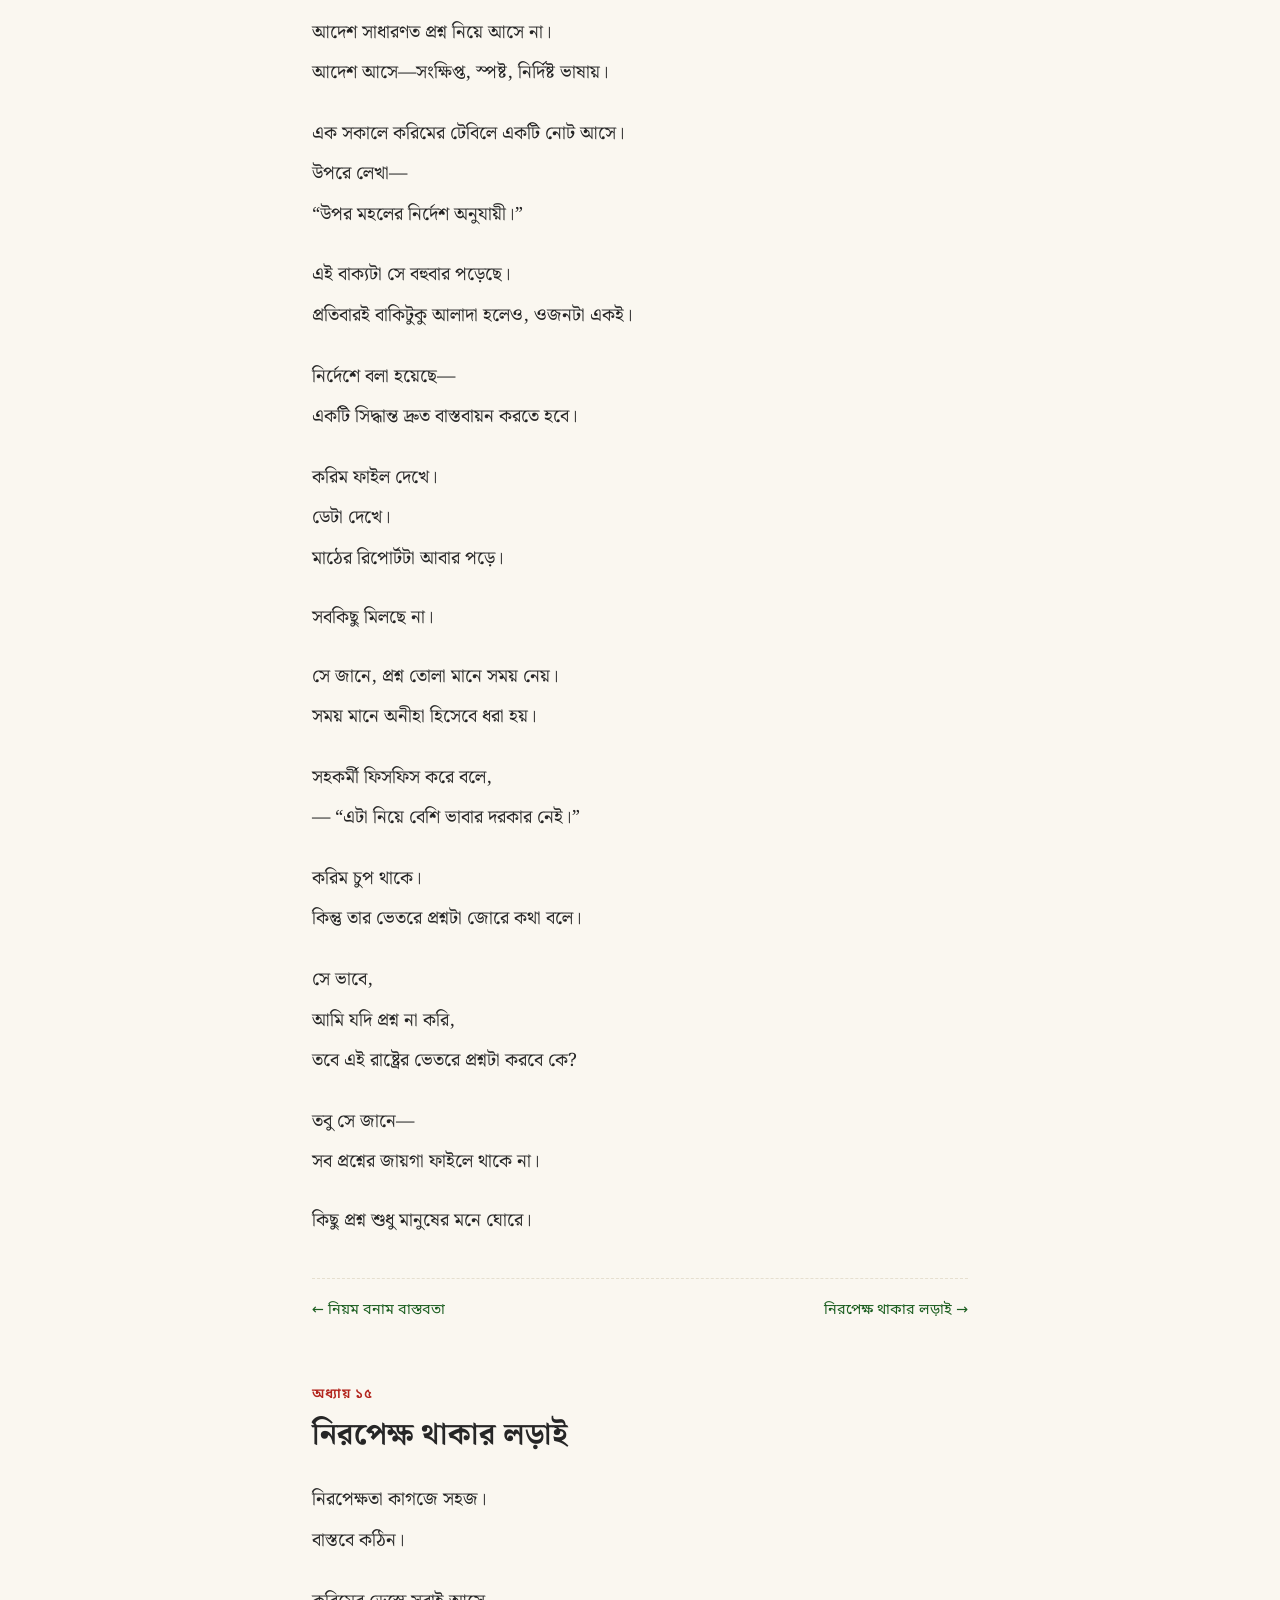
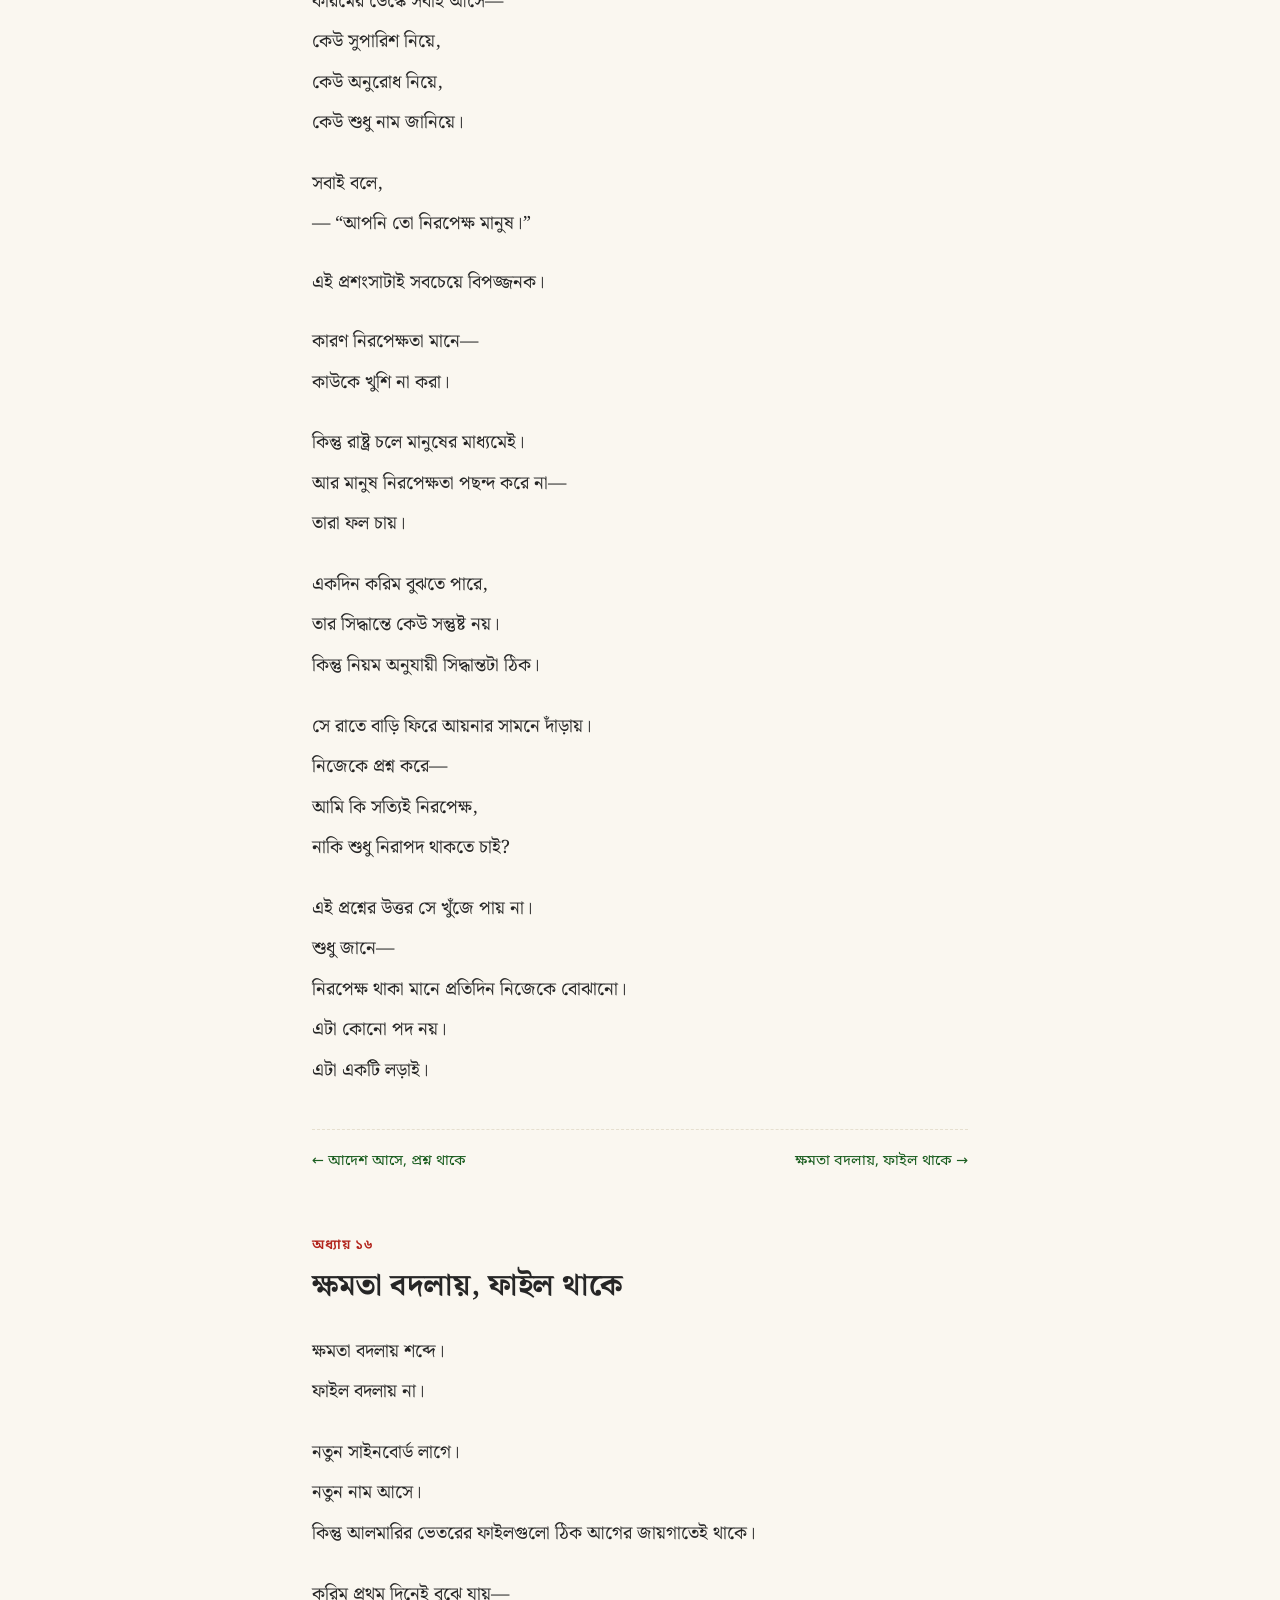
<file: রাষ্ট্রকে দেখা তিন চোখে.html>
<!DOCTYPE html>
<html lang="bn">
<head>
<meta charset="UTF-8">
<meta name="viewport" content="width=device-width, initial-scale=1, viewport-fit=cover">
<title>রাষ্ট্রকে দেখা তিন চোখে</title>
<meta name="description" content="একটি রাষ্ট্রের গল্প—ভিতর থেকে, মাঝখান থেকে, আর উপরে থেকে। মানুষ, কর্মকর্তা ও রাজনীতিবিদের চোখে রাষ্ট্র।">
<meta property="og:title" content="রাষ্ট্রকে দেখা তিন চোখে">
<meta property="og:description" content="মানুষ • কর্মকর্তা • রাজনীতিবিদ — একটি রাষ্ট্রের গল্প, তিন দৃষ্টিকোণ থেকে।">
<meta property="og:type" content="book">
<link rel="preconnect" href="https://fonts.googleapis.com">
<link rel="preconnect" href="https://fonts.gstatic.com" crossorigin>
<link href="https://fonts.googleapis.com/css2?family=Noto+Serif+Bengali:wght@400;600;700&family=Noto+Sans+Bengali:wght@400;600&display=swap" rel="stylesheet">
<style>
:root{--bg:#faf7f0;--fg:#262626;--mute:#6b665c;--card:#fffdf8;--line:#e6dfcf;--acc:#1b5e20;--acc2:#b3261e;--hl:#eef4ea;--fs:1.15rem;
--serif:'Noto Serif Bengali','Kalpurush','SolaimanLipi','Nirmala UI',serif;--sans:'Noto Sans Bengali','Kalpurush','Nirmala UI',system-ui,sans-serif}
:root[data-theme=sepia]{--bg:#f1e6cc;--fg:#4a3a28;--mute:#7a6a54;--card:#f7eed8;--line:#dccba6;--hl:#ead9b4}
:root[data-theme=dark]{--bg:#141614;--fg:#e4e2da;--mute:#9a978c;--card:#1c1f1c;--line:#2e332e;--acc:#7fcf86;--acc2:#ff8a80;--hl:#232a23}
@media(prefers-color-scheme:dark){:root:not([data-theme]){--bg:#141614;--fg:#e4e2da;--mute:#9a978c;--card:#1c1f1c;--line:#2e332e;--acc:#7fcf86;--acc2:#ff8a80;--hl:#232a23}}
*{box-sizing:border-box;margin:0}
html{scroll-behavior:smooth;scroll-padding-top:calc(64px + env(safe-area-inset-top,0px))}
body{background:var(--bg);color:var(--fg);font-family:var(--serif);line-height:2;padding-top:env(safe-area-inset-top,0px);padding-bottom:env(safe-area-inset-bottom,0px);transition:background .25s,color .25s}
.bar{position:fixed;top:env(safe-area-inset-top,0px);left:0;right:0;height:56px;background:var(--card);border-bottom:1px solid var(--line);display:flex;align-items:center;gap:6px;padding:0 10px;z-index:50;font-family:var(--sans)}
.bar .t{flex:1;font-size:.9rem;color:var(--mute);white-space:nowrap;overflow:hidden;text-overflow:ellipsis;padding:0 6px}
button{font:inherit;font-family:var(--sans);background:none;border:1px solid var(--line);color:var(--fg);border-radius:8px;min-width:40px;height:40px;padding:0 10px;cursor:pointer}
button:hover,button:focus-visible{border-color:var(--acc);outline:none}
.prog{position:fixed;top:calc(56px + env(safe-area-inset-top,0px));left:0;height:3px;width:0;background:var(--acc2);z-index:51}
#toc{position:fixed;top:calc(56px + env(safe-area-inset-top,0px));bottom:0;left:0;width:min(340px,88vw);background:var(--card);border-right:1px solid var(--line);transform:translateX(-102%);transition:transform .25s;z-index:60;overflow-y:auto;padding:12px 0 40px;font-family:var(--sans)}
#toc.open{transform:none}
#toc ul{list-style:none;padding:0}
#toc li.toc-part{font-weight:600;color:var(--acc);padding:14px 18px 4px;font-size:.85rem;letter-spacing:.02em}
#toc a{display:block;padding:8px 18px;color:var(--fg);text-decoration:none;font-size:.95rem;border-left:3px solid transparent}
#toc a:hover{background:var(--hl)}
#toc a.on{border-left-color:var(--acc2);background:var(--hl);font-weight:600}
#scrim{position:fixed;inset:0;background:#0006;z-index:55;display:none}#scrim.on{display:block}
main{max-width:700px;margin:0 auto;padding:84px 22px 90px}
.cover{text-align:center;padding:48px 0 56px;border-bottom:1px solid var(--line);margin-bottom:40px}
.cover .eye{font-family:var(--sans);color:var(--acc);letter-spacing:.12em;font-size:.85rem}
.cover h1{font-size:clamp(2.1rem,8vw,3.2rem);line-height:1.35;margin:14px 0 10px;font-weight:700}
.cover .sub{color:var(--mute);font-size:1.05rem}
.cover .meta{margin-top:18px;font-family:var(--sans);font-size:.85rem;color:var(--mute)}
.cover .go{display:inline-block;margin-top:26px;background:var(--acc);color:var(--bg);padding:12px 26px;border-radius:999px;text-decoration:none;font-family:var(--sans);font-weight:600}
.cover .trio{display:flex;justify-content:center;gap:10px;margin-top:22px;flex-wrap:wrap;font-family:var(--sans);font-size:.85rem}
.cover .trio span{border:1px solid var(--line);border-radius:999px;padding:4px 14px;background:var(--card)}
.part-card{margin:70px 0 30px;text-align:center;padding:40px 10px;border-top:2px solid var(--acc);border-bottom:1px solid var(--line)}
.part-kicker{font-family:var(--sans);color:var(--acc2);font-size:.9rem;letter-spacing:.1em;font-weight:600}
.part-card h2{font-size:2rem;margin-top:6px}
.chapter{margin:56px 0;font-size:var(--fs)}
.ch-label{display:block;font-family:var(--sans);color:var(--acc2);font-size:.85rem;font-weight:600;letter-spacing:.06em}
.chapter h3{font-size:1.65em;line-height:1.5;margin:4px 0 22px;font-weight:700}
.chapter p{margin-bottom:1.1em;text-align:left}
.chapter p.verse,blockquote.verse{line-height:2.2}
blockquote{background:var(--hl);border-left:4px solid var(--acc);margin:1.5em 0;padding:16px 20px;border-radius:0 10px 10px 0;font-style:normal}
.ch-nav{display:flex;justify-content:space-between;gap:12px;margin-top:38px;padding-top:18px;border-top:1px dashed var(--line);font-family:var(--sans);font-size:.9rem}
.ch-nav a{color:var(--acc);text-decoration:none}
footer{text-align:center;color:var(--mute);font-family:var(--sans);font-size:.85rem;padding:30px 0 10px;border-top:1px solid var(--line)}
#toast{position:fixed;bottom:calc(24px + env(safe-area-inset-bottom,0px));left:50%;transform:translateX(-50%);background:var(--fg);color:var(--bg);padding:10px 18px;border-radius:999px;font-family:var(--sans);font-size:.9rem;opacity:0;pointer-events:none;transition:opacity .25s;z-index:80}
#toast.on{opacity:1}
@media print{.bar,.prog,#toc,#scrim,.ch-nav{display:none}main{padding:0}.part-card,.chapter{break-inside:avoid-page}}
@media(prefers-reduced-motion:reduce){html{scroll-behavior:auto}*{transition:none!important}}
</style>
</head>
<body>
<header class="bar">
  <button id="tocBtn" aria-label="সূচিপত্র">☰</button>
  <div class="t" id="cur">রাষ্ট্রকে দেখা তিন চোখে</div>
  <button id="dec" aria-label="লেখা ছোট করুন">অ−</button>
  <button id="inc" aria-label="লেখা বড় করুন">অ+</button>
  <button id="theme" aria-label="থিম বদলান">◐</button>
  <button id="share" aria-label="শেয়ার করুন">শেয়ার</button>
</header>
<div class="prog" id="prog"></div>
<div id="scrim"></div>
<nav id="toc" aria-label="সূচিপত্র"><ul>
<li><a href="#top" data-id="top">শুরুর পাতা</a></li>
<li class="toc-part">পার্ট এ — মানুষের চোখে</li>
<li><a href="#chapter01" data-id="chapter01">১. ভোরের লাইনে দাঁড়ানো মানুষ</a></li>
<li><a href="#chapter02" data-id="chapter02">২. ভোটের দিন, ভয় আর অপেক্ষা</a></li>
<li><a href="#chapter03" data-id="chapter03">৩. বাজারে দাম, ঘরে নীরবতা</a></li>
<li><a href="#chapter04" data-id="chapter04">৪. কৃষকের খাতা</a></li>
<li><a href="#chapter05" data-id="chapter05">৫. শহরের তরুণের প্রশ্ন</a></li>
<li><a href="#chapter06" data-id="chapter06">৬. নারীর নিরাপত্তা ও রাষ্ট্র</a></li>
<li><a href="#chapter07" data-id="chapter07">৭. স্কুলঘরের ভাঙা বেঞ্চ</a></li>
<li><a href="#chapter08" data-id="chapter08">৮. হাসপাতালের বারান্দা</a></li>
<li><a href="#chapter09" data-id="chapter09">৯. আমরা কি শুধু সংখ্যা?</a></li>
<li><a href="#chapter10" data-id="chapter10">১০. মানুষ রাষ্ট্রকে কী চায়</a></li>
<li class="toc-part">সেতু</li>
<li><a href="#transition" data-id="transition">যখন মানুষের প্রশ্ন নীতির দরজায় কড়া নাড়ে</a></li>
<li class="toc-part">পার্ট বি — কর্মকর্তার চোখে</li>
<li><a href="#chapter11" data-id="chapter11">১১. ফাইলের ভেতরের দেশ</a></li>
<li><a href="#chapter12" data-id="chapter12">১২. মাঠ আর মন্ত্রণালয়ের দূরত্ব</a></li>
<li><a href="#chapter13" data-id="chapter13">১৩. নিয়ম বনাম বাস্তবতা</a></li>
<li><a href="#chapter14" data-id="chapter14">১৪. আদেশ আসে, প্রশ্ন থাকে</a></li>
<li><a href="#chapter15" data-id="chapter15">১৫. নিরপেক্ষ থাকার লড়াই</a></li>
<li><a href="#chapter16" data-id="chapter16">১৬. ক্ষমতা বদলায়, ফাইল থাকে</a></li>
<li><a href="#chapter17" data-id="chapter17">১৭. একজন কর্মকর্তার নীরব স্বীকারোক্তি</a></li>
<li class="toc-part">পার্ট সি — রাজনীতিবিদের চোখে</li>
<li><a href="#chapter19" data-id="chapter19">১৯. সিদ্ধান্তের টেবিল</a></li>
<li><a href="#chapter20" data-id="chapter20">২০. জনতা, জনমত ও দায়</a></li>
<li><a href="#chapter21" data-id="chapter21">২১. ক্ষমতার লোভ বনাম রাষ্ট্রের প্রয়োজন</a></li>
<li><a href="#chapter22" data-id="chapter22">২২. ইতিহাস কী শেখায়</a></li>
<li><a href="#chapter23" data-id="chapter23">২৩. ভুল, অনুশোচনা ও শিক্ষা</a></li>
<li><a href="#chapter24" data-id="chapter24">২৪. সংস্কার কেন জরুরি</a></li>
<li><a href="#chapter25" data-id="chapter25">২৫. রাষ্ট্র বনাম দল</a></li>
<li><a href="#chapter26" data-id="chapter26">২৬. একটি নতুন শুরুর প্রস্তাব</a></li>
<li class="toc-part">শেষ কথা</li>
<li><a href="#authornote" data-id="authornote">লেখকের নোট</a></li>
</ul></nav>
<main id="top">
  <section class="cover">
    <div class="eye">PEOPLE • OFFICER • POLITICIAN</div>
    <h1>রাষ্ট্রকে দেখা তিন চোখে</h1>
    <p class="sub">একটি রাষ্ট্রের গল্প—ভিতর থেকে, মাঝখান থেকে, আর উপরে থেকে</p>
    <div class="trio"><span>মানুষের চোখে</span><span>কর্মকর্তার চোখে</span><span>রাজনীতিবিদের চোখে</span></div>
    <p class="meta">২৫টি অধ্যায় · আনুমানিক ১৭ মিনিটের পাঠ · © ২০২৬</p>
    <a class="go" href="#chapter01" id="start">পড়া শুরু করুন</a>
  </section>
<section class="part-card" id="chapter01-part"><p class="part-kicker">পার্ট এ</p><h2>মানুষের চোখে</h2></section>
<article class="chapter" id="chapter01" data-title="ভোরের লাইনে দাঁড়ানো মানুষ"><span class="ch-label">অধ্যায় ১</span><h3>ভোরের লাইনে দাঁড়ানো মানুষ</h3><p class="">ভোর তখনো পুরো জাগেনি। আকাশে হালকা কুয়াশা, মাটিতে শিশির, আর মানুষের চোখে একধরনের অচেনা অপেক্ষা।</p><p class="">স্কুলের সামনে লম্বা লাইন। কেউ চুপচাপ দাঁড়িয়ে, কেউ কথা বলছে নিচু গলায়। লাইনের শুরুটা দেখা যায় না, শেষটাও না। যেন এটা শুধু মানুষের লাইন নয়—এটা সময়ের লাইন।</p><p class="">রহিম উদ্দিন দাঁড়িয়ে আছে লাইনের মাঝখানে। বয়স পঞ্চাশ ছুঁইছুঁই। হাতে জাতীয় পরিচয়পত্রটা এমনভাবে ধরা, যেন হারিয়ে গেলে আবার নিজের অস্তিত্ব হারাবে।</p><p class="">সে মনে মনে হিসাব করে— শেষ কবে সে এভাবে লাইনে দাঁড়িয়েছিল?</p><p class="">চাল কিনতে দাঁড়িয়েছিল। হাসপাতালে টিকিট কাটতে দাঁড়িয়েছিল। কিন্তু আজকের লাইনটা আলাদা।</p><p class="">আজ সে দাঁড়িয়েছে রাষ্ট্রের সামনে।</p><p class="">পেছনে দাঁড়ানো তরুণ ছেলেটা ফিসফিস করে বলে, — “কাকা, কিছু হবে তো?”</p><p class="">রহিম তাকায় না। সামনে তাকিয়েই বলে, — “হবে না জানি, তবু দাঁড়াই।”</p><p class="">এই দাঁড়িয়ে থাকাটাই যেন তার শেষ ভরসা।</p><nav class="ch-nav"><span></span><a href="#chapter02">ভোটের দিন, ভয় আর অপেক্ষা →</a></nav></article>
<article class="chapter" id="chapter02" data-title="ভোটের দিন, ভয় আর অপেক্ষা"><span class="ch-label">অধ্যায় ২</span><h3>ভোটের দিন, ভয় আর অপেক্ষা</h3><p class="">ভোটের দিন মানেই উৎসব ছিল একসময়। রঙিন পোস্টার, হৈচৈ, মানুষে মানুষে কথা।</p><p class="">এখন ভোটের দিন মানে—নীরবতা।</p><p class="">রহিমের স্ত্রী আয়েশা ঘর থেকে বের হওয়ার আগে একবার বলেছিল, — “ঝামেলা হবে না তো?”</p><p class="">এই প্রশ্নে শুধু ভয় নেই, আছে ক্লান্তি। বারবার একই প্রশ্ন করতে করতে মানুষ একসময় প্রশ্ন করাও ছেড়ে দেয়।</p><p class="">কেন্দ্রের ভেতরে ঢোকার সময় রহিম দেখে দেয়ালের দিকে চোখ রাখা কয়েকজন যুবক। তারা কথা বলে না, শুধু তাকিয়ে থাকে। তাকানোটা এমন, যেন তারা মানুষ গুনছে, ভোট নয়।</p><p class="">রহিম ব্যালট পেপার হাতে নিয়ে হঠাৎ থমকে যায়।</p><p class="">একটা কাগজ— কিন্তু এর ভেতরে কি সত্যিই তার কথা আছে?</p><p class="">সে টিক দেয়। কাগজ ভাঁজ করে বাক্সে ফেলে।</p><p class="">বের হয়ে আসার সময় তার বুকের ভেতর একটা প্রশ্ন ঘুরপাক খায়— “আমি কি কিছু বদলালাম, নাকি শুধু নিয়ম পালন করলাম?”</p><nav class="ch-nav"><a href="#chapter01">← ভোরের লাইনে দাঁড়ানো মানুষ</a><a href="#chapter03">বাজারে দাম, ঘরে নীরবতা →</a></nav></article>
<article class="chapter" id="chapter03" data-title="বাজারে দাম, ঘরে নীরবতা"><span class="ch-label">অধ্যায় ৩</span><h3>বাজারে দাম, ঘরে নীরবতা</h3><p class="">বাজারটা আগের মতোই আছে। কিন্তু মানুষের হাঁটার ভঙ্গি বদলে গেছে।</p><p class="">রহিম বাজারে ঢুকে প্রথমেই চালের বস্তার দিকে তাকায়। দাম শুনে মুখে কিছু বলে না। বলার অভ্যাস অনেক আগেই চলে গেছে।</p><p class="">সবজি বিক্রেতা নিজেই বলে ওঠে, — “ভাই, আমরাও কী করব বলেন?”</p><blockquote class="">এই “আমরাও” শব্দটা রহিমকে থামিয়ে দেয়। সে বোঝে—এখানে কেউ একা নয়।</blockquote><p class="">ঘরে ফিরে আয়েশা জিজ্ঞেস করে, — “সব আনছো?”</p><p class="">রহিম মাথা নাড়ে। চুপচাপ বসে থাকে।</p><p class="">এই ঘরের নীরবতা সবচেয়ে ভারী। কোনো চিৎকার নেই, কোনো অভিযোগ নেই—তবু দেয়ালগুলো যেন সব শুনছে।</p><p class="">রহিম ভাবে, রাষ্ট্র কি জানে এই নীরবতার দাম কত?</p><nav class="ch-nav"><a href="#chapter02">← ভোটের দিন, ভয় আর অপেক্ষা</a><a href="#chapter04">কৃষকের খাতা →</a></nav></article>
<article class="chapter" id="chapter04" data-title="কৃষকের খাতা"><span class="ch-label">অধ্যায় ৪</span><h3>কৃষকের খাতা</h3><p class="">কৃষকের খাতায় সংখ্যাই বেশি, কথা কম। খাতাটা খুললেই দেখা যায়—তারিখ, বীজ, সার, সেচ, ঋণ। শেষ পাতায় একটা ফাঁকা জায়গা থাকে—লাভ।</p><p class="">মোতালেব আলী ভোরে উঠেই খাতাটা বের করে। আজও সে হিসাব মেলাতে বসেছে। মাটি ভিজেছে ঠিকই, কিন্তু তার মনটা শুকনো।</p><p class="">ধান গাছে শীষ এসেছে। দেখতে ভালো। কিন্তু বাজারে গেলে দাম কী হবে—এটাই প্রশ্ন।</p><p class="">সে বলে, — “ফসল ফলানো আমার কাজ। দাম ঠিক করা কার কাজ?”</p><p class="">এই প্রশ্নের উত্তর সে কোনোদিন পায়নি।</p><p class="">এক বছর ভালো যায়, পরের বছর সব উল্টে যায়। ঋণের খাতায় সুদের অঙ্কটা বড় হতে থাকে, আর ঘরের হাসিটা ছোট।</p><p class="">মোতালেবের ছেলে বলে, — “আব্বা, আমি আর মাঠে থাকব না।”</p><p class="">মোতালেব কিছু বলে না। মাঠের দিকে তাকিয়ে থাকে। এই মাঠেই সে রাষ্ট্রকে সবচেয়ে কাছ থেকে দেখেছে—আর সবচেয়ে উপেক্ষিতও।</p><nav class="ch-nav"><a href="#chapter03">← বাজারে দাম, ঘরে নীরবতা</a><a href="#chapter05">শহরের তরুণের প্রশ্ন →</a></nav></article>
<article class="chapter" id="chapter05" data-title="শহরের তরুণের প্রশ্ন"><span class="ch-label">অধ্যায় ৫</span><h3>শহরের তরুণের প্রশ্ন</h3><p class="">আরিফ শহরে বড় হয়েছে। তার রাষ্ট্র বইয়ের পাতায়, টিভির পর্দায়।</p><p class="">সে পড়াশোনা শেষ করেছে। সার্টিফিকেট আছে, আত্মবিশ্বাসও আছে। কিন্তু চাকরি নেই।</p><p class="">প্রতিদিন সকালে সে মোবাইল খুলে বিজ্ঞপ্তি দেখে। বিকেলে বন্ধুরা মিলে চা খায়। আলোচনার বিষয় একটাই—“কিছু হলো?”</p><blockquote class="">আরিফ প্রশ্ন করে, — “রাষ্ট্র কি আমাকে চায়?”</blockquote><p class="">এই প্রশ্নটা সে কাউকে সরাসরি করে না। কারণ সে জানে—এই প্রশ্নের উত্তর কেউ দিতে পারে না।</p><p class="">সে রাজনীতি বোঝে। সে জানে উন্নয়ন কী, সংস্কার কী। কিন্তু সে নিজের জায়গাটা খুঁজে পায় না।</p><p class="">আরিফ ভাবে, রাষ্ট্র কি শুধু অতীতের গল্পেই ব্যস্ত? নাকি ভবিষ্যতের জন্যও জায়গা আছে?</p><nav class="ch-nav"><a href="#chapter04">← কৃষকের খাতা</a><a href="#chapter06">নারীর নিরাপত্তা ও রাষ্ট্র →</a></nav></article>
<article class="chapter" id="chapter06" data-title="নারীর নিরাপত্তা ও রাষ্ট্র"><span class="ch-label">অধ্যায় ৬</span><h3>নারীর নিরাপত্তা ও রাষ্ট্র</h3><p class="">রুমা সন্ধ্যার আগে বাড়ি ফেরে। ইচ্ছায় নয়—অভ্যাসে।</p><p class="">রাস্তাটা তার চেনা। তবু সে দ্রুত হাঁটে।</p><p class="">বাসে উঠলে সে জানালার পাশে বসে। চোখের কোণে সব সময় সতর্কতা।</p><blockquote class="">সে জানে— এখানে নিরাপত্তা কোনো স্বাভাবিক বিষয় নয়, এটা ভাগ্যের ব্যাপার।</blockquote><p class="">রুমা ভাবে, রাষ্ট্র কি শুধু আইন বানায়, নাকি মানুষকেও দেখে?</p><p class="">সে স্বাধীনতা চায় না বেশি। সে চায় নিশ্চিন্তে হাঁটতে।</p><p class="">তার এই চাওয়াটা খুব বড় নয়। কিন্তু এই ছোট চাওয়াটাই সবচেয়ে কঠিন।</p><nav class="ch-nav"><a href="#chapter05">← শহরের তরুণের প্রশ্ন</a><a href="#chapter07">স্কুলঘরের ভাঙা বেঞ্চ →</a></nav></article>
<article class="chapter" id="chapter07" data-title="স্কুলঘরের ভাঙা বেঞ্চ"><span class="ch-label">অধ্যায় ৭</span><h3>স্কুলঘরের ভাঙা বেঞ্চ</h3><p class="">স্কুলঘরের দরজাটা কিঞ্চিত কাঁপে। ভেতরে ঢুকলে প্রথমেই চোখে পড়ে ভাঙা বেঞ্চ—কাঠের ফাঁকে পুরোনো খোদাই, নাম, তারিখ।</p><p class="">শিউলি খাতা বুকে চেপে বসে। তার সামনে বই খোলা, কিন্তু মনটা বাইরে। শিক্ষক বোর্ডে লিখছেন—কিন্তু শব্দগুলো পৌঁছায় না।</p><p class="">সে জানে, পড়াশোনা দরকার। সে এটাও জানে—বাড়িতে ফেরার পর তাকে ছোট ভাইয়ের দেখাশোনা করতে হবে। বইয়ের অক্ষর আর জীবনের হিসাব—দুটো একসাথে মেলে না।</p><blockquote class="">শিউলি ভাবে, এই বেঞ্চগুলো যদি কথা বলতে পারত, তারা কত স্বপ্নের ভাঙা শব্দ শোনাত?</blockquote><p class="">রাষ্ট্র কি দেখে এই বেঞ্চগুলো? নাকি শুধু ফলাফল দেখে?</p><nav class="ch-nav"><a href="#chapter06">← নারীর নিরাপত্তা ও রাষ্ট্র</a><a href="#chapter08">হাসপাতালের বারান্দা →</a></nav></article>
<article class="chapter" id="chapter08" data-title="হাসপাতালের বারান্দা"><span class="ch-label">অধ্যায় ৮</span><h3>হাসপাতালের বারান্দা</h3><p class="">হাসপাতালের বারান্দায় সময় থেমে থাকে। ঘড়ি চলে, কিন্তু মানুষের ভেতরের ঘড়ি দাঁড়িয়ে যায়।</p><p class="">রহিম আবার এখানে। এইবার ভোট দিতে নয়—চিকিৎসা নিতে।</p><p class="">ডাক্তারের সিরিয়াল পেতে ঘন্টা পেরোয়। একজন নার্স দ্রুত হাঁটে, কেউ কেউ ধৈর্য হারায়।</p><p class="">রহিম দেয়ালে হেলান দিয়ে দাঁড়িয়ে থাকে। তার সামনে একজন মা—কোলের শিশুটি নিস্তেজ।</p><blockquote class="">সে ভাবে, এই বারান্দায় সবাই সমান। কিন্তু বাইরে গেলেই আবার অসমতা।</blockquote><p class="">রাষ্ট্র কি জানে— এই অপেক্ষার কষ্টটা কত গভীর?</p><nav class="ch-nav"><a href="#chapter07">← স্কুলঘরের ভাঙা বেঞ্চ</a><a href="#chapter09">আমরা কি শুধু সংখ্যা? →</a></nav></article>
<article class="chapter" id="chapter09" data-title="আমরা কি শুধু সংখ্যা?"><span class="ch-label">অধ্যায় ৯</span><h3>আমরা কি শুধু সংখ্যা?</h3><p class="">একটা সভায় বলা হয়— “লাখ লাখ মানুষ উপকৃত হয়েছে।”</p><p class="">রহিম টিভির সামনে বসে শোনে। তার মনে প্রশ্ন আসে— আমি কি সেই সংখ্যার মধ্যে?</p><p class="">সংখ্যা সহজ। মানুষ কঠিন।</p><p class="">সংখ্যায় আবেগ নেই, গল্প নেই। কিন্তু মানুষের আছে।</p><blockquote class="">রহিম ভাবে, রাষ্ট্র যদি আমাকে নাম ধরে চিনত, তাহলে হয়তো এই প্রশ্নটা আসত না।</blockquote><p class="">সে জানে— রাষ্ট্র বড়, মানুষ ছোট। কিন্তু রাষ্ট্রটা মানুষের দিয়েই তো তৈরি।</p><nav class="ch-nav"><a href="#chapter08">← হাসপাতালের বারান্দা</a><a href="#chapter10">মানুষ রাষ্ট্রকে কী চায় →</a></nav></article>
<article class="chapter" id="chapter10" data-title="মানুষ রাষ্ট্রকে কী চায়"><span class="ch-label">অধ্যায় ১০</span><h3>মানুষ রাষ্ট্রকে কী চায়</h3><p class="">মানুষ রাষ্ট্রের কাছে খুব বেশি কিছু চায় না। তারা বিলাস চায় না, বিশেষ সুবিধাও না। তারা চায়—নিশ্চিন্ত জীবন।</p><p class="">মানুষ চায় এমন একটি রাষ্ট্র, যেখানে ভোট দিতে দাঁড়ালে ভয় না লাগে, বাজারে গেলে দাম দেখে বুক কেঁপে না ওঠে, হাসপাতালের বারান্দায় দাঁড়িয়ে অসহায় বোধ করতে না হয়।</p><p class="">কৃষক চায়— তার ঘামকে অবমূল্যায়ন না করা হোক। ফসল ফলালে যেন দাম নিয়ে দুশ্চিন্তা না করতে হয়।</p><p class="">তরুণ চায়— নিজের যোগ্যতার জন্য একটি সুযোগ। সে চায় না করুণা, চায় সম্মান।</p><p class="">নারী চায়— রাস্তায় হাঁটার সময় রাষ্ট্রকে পাশে পেতে। নিরাপত্তা যেন ব্যতিক্রম না হয়ে স্বাভাবিক হয়।</p><blockquote class="">সবচেয়ে বড় কথা, মানুষ চায় রাষ্ট্র তাকে সংখ্যা নয়, মানুষ হিসেবে দেখুক।</blockquote><p class="">মানুষ এমন রাষ্ট্র চায়, যেটা কথা কম বলবে, কাজ বেশি করবে। যেটা ক্ষমতার ভাষায় নয়, দায়িত্বের ভাষায় কথা বলবে।</p><nav class="ch-nav"><a href="#chapter09">← আমরা কি শুধু সংখ্যা?</a><a href="#transition">যখন মানুষের প্রশ্ন নীতির দরজায় কড়া নাড়ে →</a></nav></article>
<article class="chapter" id="transition" data-title="যখন মানুষের প্রশ্ন নীতির দরজায় কড়া নাড়ে"><h3>যখন মানুষের প্রশ্ন নীতির দরজায় কড়া নাড়ে</h3><p class="">মানুষ প্রশ্ন করে। সব সময় উচ্চস্বরে নয়—কখনো নীরবতায়, কখনো অপেক্ষায়।</p><p class="">এই প্রশ্নগুলো মাঠে জন্ম নেয়, বাজারে ঘোরে, হাসপাতালের বারান্দায় বসে থাকে।</p><p class="">কিন্তু রাষ্ট্র শুধু মাঠে দাঁড়িয়ে থাকে না। রাষ্ট্রের একটি ভেতর আছে— ফাইল, নিয়ম, আদেশ আর দায়িত্বে ভরা।</p><p class="">মানুষ যেখানে দেখে ফলাফল, সেখানে কর্মকর্তা দেখে প্রক্রিয়া।</p><p class="">একই রাষ্ট্র— দুই রকম বাস্তবতা।</p><p class="">মানুষ ভাবে রাষ্ট্র উদাসীন। কর্মকর্তা ভাবে সে সীমাবদ্ধ।</p><p class="">এই দূরত্ব বোঝা না গেলে, কোনো সংস্কারই সম্পূর্ণ হয় না।</p><p class="">তাই এখন রাষ্ট্রকে দেখতে হবে আরেক চোখে— ভেতর থেকে।</p><nav class="ch-nav"><a href="#chapter10">← মানুষ রাষ্ট্রকে কী চায়</a><a href="#chapter11">ফাইলের ভেতরের দেশ →</a></nav></article>
<section class="part-card" id="chapter11-part"><p class="part-kicker">পার্ট বি</p><h2>কর্মকর্তার চোখে</h2></section>
<article class="chapter" id="chapter11" data-title="ফাইলের ভেতরের দেশ"><span class="ch-label">অধ্যায় ১১</span><h3>ফাইলের ভেতরের দেশ</h3><p class="">রাষ্ট্র এখানে কোনো স্লোগান নয়। রাষ্ট্র এখানে একটি ফাইল।</p><p class="">বাদামী রঙের কভার। ভেতরে নোটশিট, আদেশ, স্বাক্ষর।</p><p class="">আব্দুল করিম প্রতিদিন সকাল নয়টার আগেই টেবিলে বসে। তার সামনে আজও কয়েকটি ফাইল। কিছু মোটা, কিছু পাতলা—কিন্তু কোনোটা হালকা নয়।</p><p class="">প্রথম ফাইলটা খুলতেই চোখে পড়ে একটি আবেদন। ভাষা ভদ্র, শব্দ পরিমিত। শেষ লাইনে লেখা— “বিনীত নিবেদন এই যে...”</p><blockquote class="">করিম জানে, এই “বিনীত” শব্দের ভেতরে কতখানি অসহায়তা লুকানো থাকে।</blockquote><p class="">সে নিজেও একসময় লাইনে দাঁড়ানো মানুষ ছিল। কিন্তু এখন সে লাইনের এপাশে।</p><p class="">তার দায়িত্ব— নিয়ম অনুযায়ী সিদ্ধান্ত নেওয়া। কিন্তু নিয়ম সব সময় মানুষের জীবনের সঙ্গে মেলে না।</p><nav class="ch-nav"><a href="#transition">← যখন মানুষের প্রশ্ন নীতির দরজায় কড়া নাড়ে</a><a href="#chapter12">মাঠ আর মন্ত্রণালয়ের দূরত্ব →</a></nav></article>
<article class="chapter" id="chapter12" data-title="মাঠ আর মন্ত্রণালয়ের দূরত্ব"><span class="ch-label">অধ্যায় ১২</span><h3>মাঠ আর মন্ত্রণালয়ের দূরত্ব</h3><p class="verse">মাঠটা কাদা মাখা।<br>মন্ত্রণালয়ের মেঝে চকচকে।</p><p class="verse">এই দুই জায়গার মাঝখানে যে দূরত্ব,<br>তা কিলোমিটারে মাপা যায় না।</p><p class="verse">করিম সকালে গাড়িতে চড়ে মাঠে যায়।<br>রাস্তায় সে দেখে—<br>ভাঙা কালভার্ট, ধুলোমাখা স্কুল, অস্থায়ী বাজার।</p><p class="verse">মাঠকর্মীরা অপেক্ষা করে থাকে।<br>তাদের হাতে রিপোর্ট, ছবিসহ প্রস্তাব।</p><p class="verse">তারা বলে,<br>— “স্যার, বাস্তবে যা আছে, কাগজে তা নেই।”</p><p class="verse">করিম শোনে।<br>নোট নেয়।<br>কিন্তু তার মাথায় ঘুরে—<br>এই কথাগুলো মন্ত্রণালয়ে গিয়ে টিকবে তো?</p><p class="verse">ফেরার পথে গাড়িতে বসে সে জানে,<br>মাঠের বাস্তবতা সেখানে গিয়ে সংখ্যায় রূপ নেয়।<br>সংখ্যা আবার ফাইলে ঢুকে পড়ে।</p><p class="verse">মন্ত্রণালয়ে ঢুকেই ভাষা বদলে যায়।<br>এখানে “সমস্যা” হয় “চ্যালেঞ্জ”,<br>আর “অসহায়তা” হয় “সীমাবদ্ধতা”।</p><p class="verse">করিম ভাবে,<br>রাষ্ট্র যদি মাঠে দাঁড়িয়ে সিদ্ধান্ত নিত,<br>তবে হয়তো অনেক ফাইলের দরকার হতো না।</p><nav class="ch-nav"><a href="#chapter11">← ফাইলের ভেতরের দেশ</a><a href="#chapter13">নিয়ম বনাম বাস্তবতা →</a></nav></article>
<article class="chapter" id="chapter13" data-title="নিয়ম বনাম বাস্তবতা"><span class="ch-label">অধ্যায় ১৩</span><h3>নিয়ম বনাম বাস্তবতা</h3><p class="verse">নিয়ম রাষ্ট্রের মেরুদণ্ড।<br>কিন্তু সব মেরুদণ্ড নমনীয় নয়।</p><p class="verse">একটি ফাইল আসে—<br>নিয়ম অনুযায়ী আবেদনটি বাতিলযোগ্য।</p><p class="verse">কিন্তু করিম জানে,<br>এই আবেদন বাতিল মানে একটি পরিবার আবার শূন্যে ফিরে যাওয়া।</p><p class="verse">সে নিয়মের বই খুলে দেখে।<br>লাইন টানে।<br>উপধারা পড়ে।</p><p class="verse">নিয়মে কোথাও মানুষের চোখ নেই।<br>আছে শুধু শর্ত।</p><p class="verse">সহকর্মী বলে,<br>— “নিয়ম মানতেই হবে।”</p><p class="verse">করিম মাথা নাড়ে।<br>সে জানে, নিয়ম ভাঙা মানে ঝুঁকি।<br>ঝুঁকি মানে কৈফিয়ত, নোটিশ, বদলি।</p><p class="verse">তবু তার ভেতরে প্রশ্ন ওঠে—<br>নিয়ম যদি মানুষকে বাদ দেয়,<br>তবে নিয়ম কাকে রক্ষা করছে?</p><p class="verse">শেষ পর্যন্ত সে সিদ্ধান্ত নেয়।<br>নিয়মের ভেতর থেকেই সামান্য জায়গা খোঁজে।</p><p class="verse">এটা কোনো বিপ্লব নয়।<br>এটা ছোট একটি ফাঁক।</p><p class="verse">কিন্তু এই ছোট ফাঁক দিয়েই<br>কখনো কখনো মানুষ বাঁচে।</p><nav class="ch-nav"><a href="#chapter12">← মাঠ আর মন্ত্রণালয়ের দূরত্ব</a><a href="#chapter14">আদেশ আসে, প্রশ্ন থাকে →</a></nav></article>
<article class="chapter" id="chapter14" data-title="আদেশ আসে, প্রশ্ন থাকে"><span class="ch-label">অধ্যায় ১৪</span><h3>আদেশ আসে, প্রশ্ন থাকে</h3><p class="verse">আদেশ সাধারণত প্রশ্ন নিয়ে আসে না।<br>আদেশ আসে—সংক্ষিপ্ত, স্পষ্ট, নির্দিষ্ট ভাষায়।</p><p class="verse">এক সকালে করিমের টেবিলে একটি নোট আসে।<br>উপরে লেখা—<br>“উপর মহলের নির্দেশ অনুযায়ী।”</p><p class="verse">এই বাক্যটা সে বহুবার পড়েছে।<br>প্রতিবারই বাকিটুকু আলাদা হলেও, ওজনটা একই।</p><p class="verse">নির্দেশে বলা হয়েছে—<br>একটি সিদ্ধান্ত দ্রুত বাস্তবায়ন করতে হবে।</p><p class="verse">করিম ফাইল দেখে।<br>ডেটা দেখে।<br>মাঠের রিপোর্টটা আবার পড়ে।</p><p class="">সবকিছু মিলছে না।</p><p class="verse">সে জানে, প্রশ্ন তোলা মানে সময় নেয়।<br>সময় মানে অনীহা হিসেবে ধরা হয়।</p><p class="verse">সহকর্মী ফিসফিস করে বলে,<br>— “এটা নিয়ে বেশি ভাবার দরকার নেই।”</p><p class="verse">করিম চুপ থাকে।<br>কিন্তু তার ভেতরে প্রশ্নটা জোরে কথা বলে।</p><p class="verse">সে ভাবে,<br>আমি যদি প্রশ্ন না করি,<br>তবে এই রাষ্ট্রের ভেতরে প্রশ্নটা করবে কে?</p><p class="verse">তবু সে জানে—<br>সব প্রশ্নের জায়গা ফাইলে থাকে না।</p><p class="">কিছু প্রশ্ন শুধু মানুষের মনে ঘোরে।</p><nav class="ch-nav"><a href="#chapter13">← নিয়ম বনাম বাস্তবতা</a><a href="#chapter15">নিরপেক্ষ থাকার লড়াই →</a></nav></article>
<article class="chapter" id="chapter15" data-title="নিরপেক্ষ থাকার লড়াই"><span class="ch-label">অধ্যায় ১৫</span><h3>নিরপেক্ষ থাকার লড়াই</h3><p class="verse">নিরপেক্ষতা কাগজে সহজ।<br>বাস্তবে কঠিন।</p><p class="verse">করিমের ডেস্কে সবাই আসে—<br>কেউ সুপারিশ নিয়ে,<br>কেউ অনুরোধ নিয়ে,<br>কেউ শুধু নাম জানিয়ে।</p><p class="verse">সবাই বলে,<br>— “আপনি তো নিরপেক্ষ মানুষ।”</p><p class="">এই প্রশংসাটাই সবচেয়ে বিপজ্জনক।</p><p class="verse">কারণ নিরপেক্ষতা মানে—<br>কাউকে খুশি না করা।</p><p class="verse">কিন্তু রাষ্ট্র চলে মানুষের মাধ্যমেই।<br>আর মানুষ নিরপেক্ষতা পছন্দ করে না—<br>তারা ফল চায়।</p><p class="verse">একদিন করিম বুঝতে পারে,<br>তার সিদ্ধান্তে কেউ সন্তুষ্ট নয়।<br>কিন্তু নিয়ম অনুযায়ী সিদ্ধান্তটা ঠিক।</p><p class="verse">সে রাতে বাড়ি ফিরে আয়নার সামনে দাঁড়ায়।<br>নিজেকে প্রশ্ন করে—<br>আমি কি সত্যিই নিরপেক্ষ,<br>নাকি শুধু নিরাপদ থাকতে চাই?</p><p class="verse">এই প্রশ্নের উত্তর সে খুঁজে পায় না।<br>শুধু জানে—<br>নিরপেক্ষ থাকা মানে প্রতিদিন নিজেকে বোঝানো।<br>এটা কোনো পদ নয়।<br>এটা একটি লড়াই।</p><nav class="ch-nav"><a href="#chapter14">← আদেশ আসে, প্রশ্ন থাকে</a><a href="#chapter16">ক্ষমতা বদলায়, ফাইল থাকে →</a></nav></article>
<article class="chapter" id="chapter16" data-title="ক্ষমতা বদলায়, ফাইল থাকে"><span class="ch-label">অধ্যায় ১৬</span><h3>ক্ষমতা বদলায়, ফাইল থাকে</h3><p class="verse">ক্ষমতা বদলায় শব্দে।<br>ফাইল বদলায় না।</p><p class="verse">নতুন সাইনবোর্ড লাগে।<br>নতুন নাম আসে।<br>কিন্তু আলমারির ভেতরের ফাইলগুলো ঠিক আগের জায়গাতেই থাকে।</p><p class="verse">করিম প্রথম দিনেই বুঝে যায়—<br>পরিবর্তন মানে সব ভাঙা নয়,<br>বরং পুরোনো কাঠামোর ওপর নতুন ভার বসানো।</p><p class="verse">নতুন নির্দেশ আসে।<br>ভাষা বদলায়, উদ্দেশ্য নয়।<br>আগে বলা হতো—“উপর মহলের সিদ্ধান্ত”<br>এখন বলা হয়—“নীতিগত নির্দেশনা”</p><p class="verse">কিন্তু ফাইল খুললে করিম দেখে,<br>একই সমস্যা,<br>একই জট,<br>একই সীমাবদ্ধতা।</p><p class="verse">একটা ফাইলে চোখ আটকে যায় তার।<br>বছর তিনেক আগের আবেদন।<br>তিনবার ফেরত গেছে, দুইবার সংশোধন হয়েছে।</p><p class="">এখন আবার টেবিলে।</p><p class="verse">করিম ভাবে,<br>এই ফাইলটা কি অপেক্ষা করছে,<br>নাকি মানুষটা?</p><p class="verse">ক্ষমতা বদলের সঙ্গে সঙ্গে সবাই আশা করে—<br>এবার সব ঠিক হবে।</p><p class="verse">কিন্তু রাষ্ট্র এত দ্রুত বদলায় না।<br>রাষ্ট্র বদলায় ধীরে,<br>আর সেই ধীরতার বোঝা পড়ে ফাইলধারীদের কাঁধে।</p><p class="verse">করিম জানে—<br>মানুষ ভাবে কর্মকর্তা বদলায় না।<br>কিন্তু সে জানে—<br>কর্মকর্তার ভেতর প্রতিদিন কিছু না কিছু বদলায়।</p><p class="">কেবল সেই বদলটা দেখা যায় না।</p><nav class="ch-nav"><a href="#chapter15">← নিরপেক্ষ থাকার লড়াই</a><a href="#chapter17">একজন কর্মকর্তার নীরব স্বীকারোক্তি →</a></nav></article>
<article class="chapter" id="chapter17" data-title="একজন কর্মকর্তার নীরব স্বীকারোক্তি"><span class="ch-label">অধ্যায় ১৭</span><h3>একজন কর্মকর্তার নীরব স্বীকারোক্তি</h3><p class="verse">কখনো কখনো করিম কথা বলতে চায়।<br>কিন্তু জানে—<br>এই রাষ্ট্রে সব কথা বলার জায়গা নেই।</p><p class="verse">তার সহকর্মীরা ভাবে,<br>সে শান্ত।<br>কিন্তু এই শান্ততার ভেতর জমে আছে বহু অসমাপ্ত বাক্য।</p><p class="verse">রাতে বাড়ি ফিরে সে ফাইল খোলে না।<br>কিন্তু ফাইল তার মাথা ছাড়ে না।</p><p class="verse">সে ভাবে—<br>আমি কতজনের জীবনে প্রভাব ফেলেছি,<br>আর কতজনের জীবনে পৌঁছাতে পারিনি?</p><p class="verse">কেউ তাকে কখনো শেখায়নি—<br>যখন নিয়ম আর ন্যায় মুখোমুখি দাঁড়ায়,<br>তখন কী করতে হয়।</p><p class="verse">প্রশিক্ষণে শেখানো হয়েছে ধারা, উপধারা।<br>কিন্তু বিবেকের কোনো অধ্যায় ছিল না।</p><p class="verse">করিম স্বীকার করে—<br>কখনো সে সাহস করেনি।<br>কখনো সে নিরাপত্তাকেই বেছে নিয়েছে।<br>এটা দুর্বলতা?<br>নাকি টিকে থাকার কৌশল?</p><p class="verse">সে জানে—<br>সব সিদ্ধান্ত সে নেয়নি,<br>কিন্তু সব সিদ্ধান্তের দায় কিছুটা হলেও তার।</p><p class="">এই দায়ের ওজনই তাকে নীরব করে দিয়েছে।</p><p class="">তবু সে পুরোপুরি নিরাশ নয়।</p><p class="verse">কারণ সে দেখেছে—<br>ছোট সিদ্ধান্তও বড় পার্থক্য তৈরি করতে পারে।<br>একটা ফাইল এগিয়ে দেওয়া,<br>একটা আবেদন আটকে না রাখা।</p><p class="verse">এই ছোট কাজগুলো দিয়েই<br>সে নিজেকে বোঝায়—<br>রাষ্ট্র এখনো পুরোপুরি অমানবিক হয়ে যায়নি।</p><p class="verse">এই নীরব স্বীকারোক্তি সে কাউকে শোনায় না।<br>কিন্তু প্রতিদিন নিজের কাছে বলে—</p><p class="">“আমি চেষ্টা করেছি।”</p><nav class="ch-nav"><a href="#chapter16">← ক্ষমতা বদলায়, ফাইল থাকে</a><a href="#chapter19">সিদ্ধান্তের টেবিল →</a></nav></article>
<section class="part-card" id="chapter19-part"><p class="part-kicker">পার্ট সি</p><h2>রাজনীতিবিদের চোখে</h2></section>
<article class="chapter" id="chapter19" data-title="সিদ্ধান্তের টেবিল"><span class="ch-label">অধ্যায় ১৯</span><h3>সিদ্ধান্তের টেবিল</h3><p class="">টেবিলটা বড়। কিন্তু জায়গা কম। একদিকে নথি, আরেকদিকে সময়ের চাপ। ফারুক হোসেন টেবিলের মাথায় বসে। তার সামনে কয়েকজন উপদেষ্টা। কথা হচ্ছে কম, নোট হচ্ছে বেশি।</p><p class="">এই ঘরে সিদ্ধান্ত হয়। কিন্তু এই ঘরে মানুষ থাকে না— মানুষ থাকে কাগজে। ফারুক জানে, একটি সিদ্ধান্ত মানে শুধু আজ নয়— আগামী পাঁচ বছর। একটি শব্দ বদলালে হাজার মানুষের জীবন বদলায়।</p><p class="">কেউ বলে, — “জনমত এখন অনুকূলে।” ফারুক জানে, জনমত শব্দটা ভাসমান। আজ যা অনুকূলে, কাল তা বিপক্ষে। সে জিজ্ঞেস করে, — “এতে মানুষের কী হবে?” ঘরে একটু নীরবতা নামে। কারণ এই প্রশ্নের উত্তর সংখ্যায় দেওয়া কঠিন।</p><blockquote class="">ফারুক রাজনীতি শিখেছে মাঠে। সে জানে মানুষের রাগ, মানুষের আশা। কিন্তু টেবিলে বসলে এই দুটোই দূরে সরে যায়। এখানে আসে কৌশল। সমীকরণ। সম্ভাবনা।</blockquote><p class="">সে ভাবে— আমি কি নেতা, নাকি হিসাবরক্ষক? একটি ফাইল সে আলাদা করে রাখে। ওখানে লেখা— “সংস্কার প্রস্তাব।” সবাই জানে, এই ফাইল খুললে ঝুঁকি আছে। সংস্কার মানে কারও সুবিধা কমবে।</p><p class="">ফারুক জানে— জনপ্রিয়তা আর দায়িত্ব সব সময় এক পথে হাঁটে না। সে কলম হাতে নেয়। একবার টেবিলে ঠুকে রাখে। আবার তুলে নেয়। এই টেবিলে বসে সবচেয়ে কঠিন কাজটা হলো— আজকের লাভ ছেড়ে আগামীর দায় নেওয়া।</p><p class="">সে শেষ পর্যন্ত বলে, — “আমরা যদি এখন না করি, ইতিহাস করবে।” ঘরে কেউ হাততালি দেয় না। কিন্তু সবাই বোঝে— এই কথার ওজন আছে। ফারুক জানে, এই সিদ্ধান্তের প্রশংসা সে পাবে না। কিন্তু হয়তো একদিন কেউ বলবে— “এটা দরকার ছিল।”</p><nav class="ch-nav"><a href="#chapter17">← একজন কর্মকর্তার নীরব স্বীকারোক্তি</a><a href="#chapter20">জনতা, জনমত ও দায় →</a></nav></article>
<article class="chapter" id="chapter20" data-title="জনতা, জনমত ও দায়"><span class="ch-label">অধ্যায় ২০</span><h3>জনতা, জনমত ও দায়</h3><p class="">জনতা কথা বলে নানা ভাষায়। কখনো স্লোগানে, কখনো নীরবতায়। ফারুক হোসেন জানে— জনমত আর জনতা এক জিনিস নয়।</p><p class="">জনমত তৈরি হয় জরিপে, আলোচনায়, শিরোনামে। জনতা তৈরি হয় জীবনে— দাম বাড়লে, চাকরি না পেলে, নিরাপত্তা কমলে।</p><p class="">এক বৈঠকে উপদেষ্টা বলে, — “এই সিদ্ধান্তে জনমত আমাদের পক্ষে।” ফারুক জানে, এই বাক্যটা অর্ধেক সত্য। কারণ জনমত বদলায় দ্রুত। কিন্তু দায় বদলায় না।</p><p class="">সে মাঠে নামলে মানুষ হাত মেলায়। কেউ অভিযোগ করে, কেউ আশা করে। সবাই চায় সে শুনুক। ফারুক শোনে। কিন্তু সব কথা একসাথে টেবিলে বসে না। টেবিলে বসে কিছু কথা ঝরে পড়ে। শুধু যেগুলো সংখ্যায় ধরা যায়, সেগুলো টিকে থাকে।</p><blockquote class="">সে ভাবে, আমি কি মানুষের প্রতিনিধি, নাকি জনমতের অনুসারী? এই দুইয়ের পার্থক্যটা রাজনীতির সবচেয়ে সূক্ষ্ম জায়গা। জনতা চায় ফল। রাজনীতি চায় সময়। এই দুইয়ের মাঝে দায় নামের একটা শব্দ দাঁড়িয়ে থাকে— যেটা এড়িয়ে যাওয়া যায় না।</blockquote><nav class="ch-nav"><a href="#chapter19">← সিদ্ধান্তের টেবিল</a><a href="#chapter21">ক্ষমতার লোভ বনাম রাষ্ট্রের প্রয়োজন →</a></nav></article>
<article class="chapter" id="chapter21" data-title="ক্ষমতার লোভ বনাম রাষ্ট্রের প্রয়োজন"><span class="ch-label">অধ্যায় ২১</span><h3>ক্ষমতার লোভ বনাম রাষ্ট্রের প্রয়োজন</h3><p class="">ক্ষমতা নিজের মতো করে কথা বলে। সে যুক্তি দেয়, সে ভয় দেখায়, সে স্বপ্ন দেখায়। ফারুক অনেক রাজনীতিবিদকে দেখেছে— যারা ক্ষমতায় এসে বদলে গেছে। আরও বেশি দেখেছে— যারা ক্ষমতা ছাড়তে গিয়ে হারিয়ে গেছে।</p><p class="">সে জানে, ক্ষমতা থাকলে কাজ করা যায়। কিন্তু ক্ষমতার লোভ কাজকে গ্রাস করে। একটি প্রস্তাব আসে— জনপ্রিয়, সহজ, তাৎক্ষণিক ফল দেবে। আরেকটি প্রস্তাব পড়ে থাকে— কঠিন, অজনপ্রিয়, কিন্তু দীর্ঘমেয়াদি।</p><p class="">ফারুক দুইটা কাগজই হাতে নেয়। একটা হালকা লাগে। আরেকটা ভারী। সে ভাবে, রাষ্ট্র কোনটা চায়? এই প্রশ্নের উত্তর ক্ষমতা দেয় না। দায় দেয়।</p><blockquote class="">ক্ষমতা চায় আজকের করতালি। রাষ্ট্র চায় আগামী দিনের স্থিতি। ফারুক জানে, সবাই তাকে নেতা হিসেবে বিচার করবে। কিন্তু ইতিহাস বিচার করবে সিদ্ধান্ত দিয়ে।</blockquote><p class="">সে নিজের সঙ্গে নিজে চুক্তি করে— ক্ষমতা থাকবে উপায় হিসেবে, লক্ষ্য হিসেবে নয়। এই চুক্তি ভাঙা সহজ। রক্ষা করা কঠিন। কিন্তু সে জানে— যেদিন এই চুক্তি ভাঙবে, সেদিন রাষ্ট্র আর তার অগ্রাধিকার থাকবে না।</p><nav class="ch-nav"><a href="#chapter20">← জনতা, জনমত ও দায়</a><a href="#chapter22">ইতিহাস কী শেখায় →</a></nav></article>
<article class="chapter" id="chapter22" data-title="ইতিহাস কী শেখায়"><span class="ch-label">অধ্যায় ২২</span><h3>ইতিহাস কী শেখায়</h3><p class="">ইতিহাস বইয়ে থাকে না শুধু। ইতিহাস থাকে সিদ্ধান্তের ফলাফলে। ফারুক হোসেন জানে— আজ যে সিদ্ধান্ত সে নেয়, তা আগামীকাল ইতিহাসের এক লাইনে পরিণত হবে।</p><p class="">সে পুরোনো নথি পড়ে। পুরোনো ভাষণ শোনে। আগের নেতাদের ছবি দেখে। সবাই একসময় আত্মবিশ্বাসী ছিল। সবাই ভেবেছিল— তারা ঠিক কাজটাই করছে। কিন্তু ইতিহাস কাউকে তার উদ্দেশ্য দিয়ে বিচার করে না। ইতিহাস বিচার করে ফল দিয়ে।</p><p class="">ফারুক ভাবে, কত সিদ্ধান্ত তখন “প্রয়োজন” মনে হয়েছিল, কিন্তু পরে “ভুল” হিসেবে লেখা হয়েছে।</p><blockquote class="">ইতিহাস তাকে ভয় দেখায় না। বরং সাবধান করে। সে বুঝেছে— ক্ষমতা চিরস্থায়ী নয়, কিন্তু সিদ্ধান্তের ছাপ স্থায়ী। ইতিহাস শেখায়— যে নেতা প্রশ্ন শুনতে ভয় পায়, তার সিদ্ধান্ত ভুলের দিকে যায়।</blockquote><p class="">তাই সে এখন প্রশ্নকে শত্রু ভাবে না। প্রশ্নকে সে সতর্কবার্তা ভাবে।</p><nav class="ch-nav"><a href="#chapter21">← ক্ষমতার লোভ বনাম রাষ্ট্রের প্রয়োজন</a><a href="#chapter23">ভুল, অনুশোচনা ও শিক্ষা →</a></nav></article>
<article class="chapter" id="chapter23" data-title="ভুল, অনুশোচনা ও শিক্ষা"><span class="ch-label">অধ্যায় ২৩</span><h3>ভুল, অনুশোচনা ও শিক্ষা</h3><p class="">ভুল মানতে রাজনীতি ভয় পায়। কারণ ভুল মানা মানে দুর্বলতা স্বীকার। ফারুক জানে, তার সিদ্ধান্তেও ভুল আছে। কিছু ভুল সে তখন বুঝতে পারেনি। কিছু বুঝেছিল, কিন্তু বদলাতে পারেনি।</p><p class="">রাতে একা বসে সে ভাবে— যদি সময় ফিরত, আমি কি ভিন্ন কিছু করতাম? এই প্রশ্নের উত্তর সে প্রকাশ্যে দেয় না। কিন্তু ভেতরে ভেতরে এই প্রশ্নই তাকে বদলায়।</p><blockquote class="">ভুল থেকে শিক্ষা না নিলে ক্ষমতা কেবল পুনরাবৃত্তি করে। ফারুক শিখেছে— সব ভুল সংশোধন করা যায় না, কিন্তু স্বীকার করা যায়। অনুশোচনা মানে থেমে যাওয়া নয়। অনুশোচনা মানে দিক বদলানো।</blockquote><p class="">সে সিদ্ধান্ত নেয়— ভবিষ্যতের সিদ্ধান্তে অতীতের ভুল যেন কথা বলে। এটা কোনো নাটকীয় ঘোষণা নয়। এটা নীরব অঙ্গীকার।</p><nav class="ch-nav"><a href="#chapter22">← ইতিহাস কী শেখায়</a><a href="#chapter24">সংস্কার কেন জরুরি →</a></nav></article>
<article class="chapter" id="chapter24" data-title="সংস্কার কেন জরুরি"><span class="ch-label">অধ্যায় ২৪</span><h3>সংস্কার কেন জরুরি</h3><p class="">সংস্কার কোনো শব্দ নয়। সংস্কার একটি অস্বস্তি।</p><p class="">ফারুক হোসেন জানে— যে ব্যবস্থায় সে কাজ করছে, সেটা একদিনে তৈরি হয়নি। আর একদিনে বদলাবেও না।</p><p class="">সংস্কার মানে কাউকে না কাউকে অসন্তুষ্ট করা। কারও সুবিধা কমবে, কারও ক্ষমতা সংকুচিত হবে। এই কারণেই সংস্কার সবচেয়ে কঠিন সিদ্ধান্ত।</p><p class="">উপদেষ্টা বলে, — “সময়টা ঠিক না।”</p><p class="">ফারুক জানে, সংস্কারের জন্য কখনোই সময় “ঠিক” হয় না।</p><p class="">যে ব্যবস্থা কাজ করছে না, তাকে ঠিক করার জন্য সাহস দরকার। আর সাহস মানেই ঝুঁকি।</p><p class="">সে দেখে— মানুষ রাষ্ট্রকে বিশ্বাস করছে না। কর্মকর্তা নিয়মে আটকে। রাজনীতি জনপ্রিয়তায় বন্দি।</p><p class="">এই তিন জায়গায় একসাথে হাত না দিলে কোনো পরিবর্তন টেকে না। সংস্কার মানে শুধু আইন বদলানো নয়। সংস্কার মানে— দায়বদ্ধতা ফিরিয়ে আনা, ক্ষমতার সীমা টানা, আর প্রশ্ন করার জায়গা খোলা রাখা।</p><p class="">ফারুক জানে— সংস্কার করলে সে জনপ্রিয়তা হারাতে পারে। কিন্তু সংস্কার না করলে রাষ্ট্র ভবিষ্যৎ হারাবে।</p><p class="">এই হিসাবটাই রাজনীতির সবচেয়ে কঠিন অঙ্ক।</p><nav class="ch-nav"><a href="#chapter23">← ভুল, অনুশোচনা ও শিক্ষা</a><a href="#chapter25">রাষ্ট্র বনাম দল →</a></nav></article>
<article class="chapter" id="chapter25" data-title="রাষ্ট্র বনাম দল"><span class="ch-label">অধ্যায় ২৫</span><h3>রাষ্ট্র বনাম দল</h3><p class="">দল প্রয়োজন। রাষ্ট্র তার চেয়েও বড়।</p><p class="">ফারুক এই সত্যটা শিখেছে দেরিতে। কারণ রাজনীতি শুরু হয় দল দিয়ে, কিন্তু দায়িত্ব শুরু হয় রাষ্ট্র দিয়ে।</p><p class="">দলের ভেতরে শৃঙ্খলা দরকার। কিন্তু রাষ্ট্রের ভেতরে দরকার ন্যায়।</p><p class="">এক বৈঠকে কেউ বলে, — “এটা আমাদের দলের স্বার্থে যাবে।”</p><p class="">ফারুক থামে। প্রশ্ন করে, — “রাষ্ট্রের কী হবে?”</p><p class="">এই প্রশ্নটা ঘরে ভারী হয়ে পড়ে।</p><p class="">দল চায় জয়। রাষ্ট্র চায় স্থায়িত্ব। দল চায় সিদ্ধান্ত দ্রুত। রাষ্ট্র চায় সিদ্ধান্ত ঠিক।</p><p class="">ফারুক জানে— যেদিন দল আর রাষ্ট্র এক হয়ে যায়, সেদিন রাষ্ট্র দুর্বল হতে শুরু করে।</p><p class="">সে সিদ্ধান্ত নেয়— দল হবে তার রাজনৈতিক পরিচয়, কিন্তু রাষ্ট্র হবে তার নৈতিক সীমা।</p><p class="">এই সীমা রক্ষা করা সহজ নয়। কারণ দল কাছের, রাষ্ট্র দূরের মনে হয়।</p><p class="">কিন্তু ইতিহাস দূরের কথাই মনে রাখে।</p><p class="">ফারুক বোঝে— রাষ্ট্রকে দলের ওপরে না রাখলে, শেষ পর্যন্ত দলও টেকে না।</p><nav class="ch-nav"><a href="#chapter24">← সংস্কার কেন জরুরি</a><a href="#chapter26">একটি নতুন শুরুর প্রস্তাব →</a></nav></article>
<article class="chapter" id="chapter26" data-title="একটি নতুন শুরুর প্রস্তাব"><span class="ch-label">অধ্যায় ২৬</span><h3>একটি নতুন শুরুর প্রস্তাব</h3><p class="">নতুন শুরু মানে সবকিছু নতুন করে লেখা নয়। নতুন শুরু মানে—পুরোনো ভুলগুলো চিনে নেওয়া।</p><p class="">এই রাষ্ট্রকে মানুষ দেখেছে লাইনে দাঁড়িয়ে। কর্মকর্তা দেখেছে ফাইলের ভেতর দিয়ে। রাজনীতিবিদ দেখেছে সিদ্ধান্তের টেবিল থেকে।</p><p class="">তিন চোখে তিন ছবি। কিন্তু রাষ্ট্র একটাই।</p><p class="">মানুষ চেয়েছে নিরাপত্তা, সম্মান, নিশ্চয়তা। খুব সাধারণ কিছু চাওয়া। যেগুলো না পেলে রাষ্ট্র বড় মনে হয়, কিন্তু আপন মনে হয় না।</p><p class="">কর্মকর্তা চেয়েছে কাজ করার জায়গা। নিয়মের ভেতর মানবিক হওয়ার সুযোগ। সে চায়নি ক্ষমতা— সে চেয়েছে দায়িত্ব যেন বোঝা না হয়ে যায়।</p><p class="">রাজনীতিবিদ চেয়েছে পরিবর্তন। কিন্তু বুঝেছে— পরিবর্তন মানে স্লোগান নয়, পরিবর্তন মানে ঝুঁকি নেওয়া।</p><p class="">এই তিন চাওয়া আলাদা নয়। আলাদা মনে হয়, কারণ তারা একসাথে কথা বলে না।</p><p class="">নতুন শুরুর প্রথম শর্ত তাই— শোনা। রাষ্ট্রকে আগে শিখতে হবে শুনতে। মানুষের নীরবতা, কর্মকর্তার সীমাবদ্ধতা, রাজনীতিবিদের দায়— সব একসাথে শুনতে হবে।</p><p class="">নতুন শুরুর দ্বিতীয় শর্ত— সীমা। ক্ষমতার সীমা থাকতে হবে। দলের সীমা থাকতে হবে। নিয়মেরও সীমা থাকতে হবে— যেখানে মানুষ হারিয়ে যায়, সেখানে নিয়ম থামবে।</p><p class="">নতুন শুরুর তৃতীয় শর্ত— দায়বদ্ধতা। যে সিদ্ধান্ত নেয়, সে জবাব দেবে। যে দায়িত্ব পায়, সে পালাবে না। আর যে ভোগে, তার কথা গুরুত্ব পাবে।</p><p class="">রাষ্ট্র তখনই বদলায়, যখন মানুষ নিজেকে তার অংশ মনে করে। আর কর্মকর্তা নিজেকে যন্ত্র নয়, সেতু মনে করে। আর রাজনীতিবিদ ক্ষমতাকে উপায় মনে করে, লক্ষ্য নয়।</p><p class="">এই বই কোনো রায় দেয় না। কাউকে দোষী সাব্যস্ত করে না।</p><p class="">এই বই শুধু বলে— রাষ্ট্র একা বদলায় না। রাষ্ট্র বদলায়, যখন মানুষ প্রশ্ন করে, কর্মকর্তা বিবেক রাখে, আর রাজনীতিবিদ সাহস দেখায়।</p><p class="">নতুন শুরু তাই কোনো নির্দিষ্ট দিনের নাম নয়। নতুন শুরু হলো একটি মানসিকতা।</p><p class="">যেদিন মানুষ বলবে— “এই রাষ্ট্র আমার।”</p><p class="">যেদিন কর্মকর্তা বলবে— “এই রাষ্ট্র আমার দায়িত্ব।”</p><p class="">যেদিন রাজনীতিবিদ বলবে— “এই রাষ্ট্র আমার আমানত।”</p><p class="">সেদিন রাষ্ট্র সত্যিকার অর্থে শুরু হবে।</p><p class="">এই বই এখানেই শেষ। কিন্তু রাষ্ট্রের গল্প এখানেই শেষ নয়।</p><p class="">কারণ রাষ্ট্র— একটি চলমান সিদ্ধান্ত।</p><nav class="ch-nav"><a href="#chapter25">← রাষ্ট্র বনাম দল</a><a href="#authornote">লেখকের নোট →</a></nav></article>
<article class="chapter" id="authornote" data-title="লেখকের নোট"><h3>লেখকের নোট</h3><p class="">“রাষ্ট্রকে দেখা তিন চোখে” কোনো প্রচারণার বই নয়। এটি একটি বোঝাপড়ার প্রয়াস।</p><p class="">যদি এই বই পড়ে একজন মানুষ প্রশ্ন করে, একজন কর্মকর্তা থামে, একজন রাজনীতিবিদ দ্বিধা করে— তবেই এই লেখা সার্থক।</p><nav class="ch-nav"><a href="#chapter26">← একটি নতুন শুরুর প্রস্তাব</a></nav></article>
  <footer>© ২০২৬ রাষ্ট্রকে দেখা তিন চোখে · সর্বস্বত্ব সংরক্ষিত</footer>
</main>
<div id="toast" role="status"></div>
<script>
(function(){
var R=document.documentElement,$=function(i){return document.getElementById(i)};
function g(k){try{return localStorage.getItem(k)}catch(e){return null}}
function s(k,v){try{localStorage.setItem(k,v)}catch(e){}}
var fs=parseFloat(g('fs'))||1.15;function setFs(v){fs=Math.min(1.7,Math.max(.95,v));R.style.setProperty('--fs',fs+'rem');s('fs',fs)}setFs(fs);
var th=['auto','sepia','dark'],ti=Math.max(0,th.indexOf(g('th')||'auto'));
function applyTh(){if(th[ti]==='auto')R.removeAttribute('data-theme');else R.setAttribute('data-theme',th[ti]);s('th',th[ti])}applyTh();
function toast(m){var t=$('toast');t.textContent=m;t.classList.add('on');setTimeout(function(){t.classList.remove('on')},1800)}
$('inc').onclick=function(){setFs(fs+.1)};$('dec').onclick=function(){setFs(fs-.1)};
$('theme').onclick=function(){ti=(ti+1)%3;applyTh();toast(['স্বয়ংক্রিয় থিম','সেপিয়া থিম','ডার্ক থিম'][ti])};
function tog(o){$('toc').classList.toggle('open',o);$('scrim').classList.toggle('on',o)}
$('tocBtn').onclick=function(){tog(!$('toc').classList.contains('open'))};$('scrim').onclick=function(){tog(false)};
$('toc').addEventListener('click',function(e){if(e.target.tagName==='A')tog(false)});
$('share').onclick=function(){var u=location.href.split('#')[0],d={title:'রাষ্ট্রকে দেখা তিন চোখে',text:'একটি রাষ্ট্রের গল্প—তিন চোখে',url:u};
 if(navigator.share){navigator.share(d).catch(function(){})}
 else if(navigator.clipboard){navigator.clipboard.writeText(u).then(function(){toast('লিংক কপি হয়েছে')},function(){toast(u)})}else{toast(u)}};
var ch=[].slice.call(document.querySelectorAll('.chapter')),links={};
[].forEach.call(document.querySelectorAll('#toc a'),function(a){links[a.dataset.id]=a});
var last=null;
function upd(){var h=document.documentElement,p=h.scrollTop/(h.scrollHeight-h.clientHeight||1);$('prog').style.width=(p*100)+'%';
 var cur=null;for(var i=0;i<ch.length;i++){if(ch[i].getBoundingClientRect().top<140)cur=ch[i]}
 var id=cur?cur.id:'top';
 if(id!==last){last=id;for(var k in links)links[k].classList.toggle('on',k===id);
  $('cur').textContent=cur?(cur.dataset.title):'রাষ্ট্রকে দেখা তিন চোখে';if(cur)s('pos',id)}}
var tk=false;addEventListener('scroll',function(){if(!tk){tk=true;requestAnimationFrame(function(){upd();tk=false})}},{passive:true});upd();
var pos=g('pos');if(!location.hash&&pos&&$(pos)){var b=document.createElement('button');b.textContent='যেখানে ছিলেন সেখান থেকে চালিয়ে যান';
 b.style.cssText='margin-top:14px;display:block;margin-left:auto;margin-right:auto';b.onclick=function(){$(pos).scrollIntoView()};document.querySelector('.cover').appendChild(b)}
})();
</script>
</body>
</html>
</file>
<file: css/ebook.css>
:root {
  --paper: #f6f1e6;
  --ink: #1c1914;
  --mute: #6a6458;
  --card: #fffaf0;
  --line: #e4d9c4;
  --forest: #1b4d3e;
  --leaf: #2f6f4e;
  --gold: #b0894d;
  --clay: #9a3412;
  --crimson: #8b1e1e;
  --hl: #eef3e6;
  --shadow: 0 18px 50px rgba(28, 25, 20, 0.08);
  --fs: 1.18rem;
  --serif: "Noto Serif Bengali", "Noto Serif", Georgia, serif;
  --sans: "Noto Sans Bengali", "Noto Sans", system-ui, sans-serif;
  --max: 42rem;
  --bar-h: 60px;
}

:root[data-theme="sepia"] {
  --paper: #efe2c4;
  --ink: #3f2f1c;
  --mute: #7a684c;
  --card: #f7ead0;
  --line: #dcc7a0;
  --hl: #ead7b0;
  --forest: #3d5a3a;
  --leaf: #4d6b3e;
}

:root[data-theme="dark"] {
  --paper: #121411;
  --ink: #e7e2d6;
  --mute: #9b978c;
  --card: #1a1e1a;
  --line: #2c322c;
  --forest: #7fcf86;
  --leaf: #9ad8a0;
  --gold: #d4b06a;
  --clay: #ff8a70;
  --crimson: #ff8a80;
  --hl: #222922;
  --shadow: 0 18px 50px rgba(0, 0, 0, 0.35);
}

@media (prefers-color-scheme: dark) {
  :root:not([data-theme]) {
    --paper: #121411;
    --ink: #e7e2d6;
    --mute: #9b978c;
    --card: #1a1e1a;
    --line: #2c322c;
    --forest: #7fcf86;
    --leaf: #9ad8a0;
    --gold: #d4b06a;
    --clay: #ff8a70;
    --crimson: #ff8a80;
    --hl: #222922;
    --shadow: 0 18px 50px rgba(0, 0, 0, 0.35);
  }
}

* { box-sizing: border-box; margin: 0; }
html { scroll-behavior: smooth; scroll-padding-top: calc(var(--bar-h) + 12px); }
body {
  background: var(--paper);
  color: var(--ink);
  font-family: var(--serif);
  line-height: 1.95;
  transition: background .25s, color .25s;
}

img, svg { max-width: 100%; display: block; }
a { color: var(--forest); }
button {
  font: inherit;
  font-family: var(--sans);
  background: none;
  border: 1px solid var(--line);
  color: var(--ink);
  border-radius: 10px;
  min-height: 40px;
  padding: 0 12px;
  cursor: pointer;
}
button:hover, button:focus-visible { border-color: var(--forest); outline: none; }
.icon-btn { width: 40px; min-width: 40px; padding: 0; display: grid; place-items: center; }

.bar {
  position: fixed;
  top: 0; left: 0; right: 0;
  height: var(--bar-h);
  background: color-mix(in srgb, var(--card) 92%, transparent);
  backdrop-filter: blur(14px);
  border-bottom: 1px solid var(--line);
  display: flex;
  align-items: center;
  gap: 8px;
  padding: 0 12px;
  z-index: 50;
  font-family: var(--sans);
}
.bar .brand {
  display: flex;
  align-items: center;
  gap: 10px;
  text-decoration: none;
  color: inherit;
  min-width: 0;
}
.bar .brand strong {
  font-size: .92rem;
  white-space: nowrap;
  overflow: hidden;
  text-overflow: ellipsis;
}
.bar .cur {
  flex: 1;
  color: var(--mute);
  font-size: .88rem;
  white-space: nowrap;
  overflow: hidden;
  text-overflow: ellipsis;
  min-width: 0;
}
.bar-actions { display: flex; gap: 6px; align-items: center; }

.prog {
  position: fixed;
  top: var(--bar-h);
  left: 0;
  height: 3px;
  width: 0;
  background: linear-gradient(90deg, var(--forest), var(--clay));
  z-index: 51;
}

#toc {
  position: fixed;
  top: var(--bar-h);
  bottom: 0;
  left: 0;
  width: min(360px, 90vw);
  background: var(--card);
  border-right: 1px solid var(--line);
  transform: translateX(-104%);
  transition: transform .28s ease;
  z-index: 60;
  overflow-y: auto;
  padding: 18px 0 48px;
  font-family: var(--sans);
}
#toc.open { transform: none; }
#toc .toc-head { padding: 4px 20px 16px; border-bottom: 1px solid var(--line); margin-bottom: 8px; }
#toc .toc-head h2 { font-family: var(--serif); font-size: 1.15rem; }
#toc .search {
  width: 100%;
  margin-top: 12px;
  border: 1px solid var(--line);
  background: var(--paper);
  color: var(--ink);
  border-radius: 999px;
  padding: 10px 14px;
  font: inherit;
}
#toc ul { list-style: none; padding: 0; }
#toc li.toc-part {
  font-weight: 700;
  color: var(--forest);
  padding: 16px 20px 6px;
  font-size: .78rem;
  letter-spacing: .08em;
  text-transform: uppercase;
}
#toc a {
  display: block;
  padding: 8px 20px;
  color: var(--ink);
  text-decoration: none;
  font-size: .95rem;
  border-left: 3px solid transparent;
}
#toc a:hover { background: var(--hl); }
#toc a.on { border-left-color: var(--clay); background: var(--hl); font-weight: 700; }
#toc a.done::after { content: ""; }

#scrim { position: fixed; inset: 0; background: #0007; z-index: 55; display: none; }
#scrim.on { display: block; }

main.reader { max-width: var(--max); margin: 0 auto; padding: calc(var(--bar-h) + 28px) 22px 110px; }

.cover-art {
  margin: 0 auto 22px;
  max-width: 320px;
}
.cover-art img {
  width: 100%;
  height: auto;
  border-radius: 8px;
  box-shadow: var(--shadow), 0 0 0 1px var(--line);
}
.hero .cover-art { max-width: 360px; }
.reader .cover-art { max-width: 280px; }

.cover {
  text-align: center;
  padding: 48px 0 56px;
  border-bottom: 1px solid var(--line);
  margin-bottom: 28px;
}
.cover .kicker {
  font-family: var(--sans);
  letter-spacing: .18em;
  font-size: .78rem;
  color: var(--forest);
  font-weight: 700;
}
.cover h1 {
  font-size: clamp(2.15rem, 7vw, 3.4rem);
  line-height: 1.32;
  margin: 16px 0 10px;
}
.cover .sub { color: var(--mute); font-size: 1.08rem; }
.eyes {
  display: flex;
  justify-content: center;
  gap: 14px;
  margin: 26px 0 8px;
}
.eye {
  width: 54px; height: 54px;
  border: 1.5px solid var(--line);
  border-radius: 50%;
  display: grid; place-items: center;
  background: var(--card);
}
.eye i {
  width: 14px; height: 14px; border-radius: 50%;
}
.eye.people i { background: var(--forest); }
.eye.officer i { background: var(--gold); }
.eye.politician i { background: var(--crimson); }
.trio {
  display: flex; justify-content: center; gap: 8px; flex-wrap: wrap;
  font-family: var(--sans); font-size: .85rem; margin-top: 18px;
}
.trio span {
  border: 1px solid var(--line);
  border-radius: 999px;
  padding: 5px 14px;
  background: var(--card);
}
.cover .meta { margin-top: 16px; font-family: var(--sans); font-size: .85rem; color: var(--mute); }
.repo-line {
  margin-top: 10px;
  display: flex; justify-content: center; align-items: center; gap: 6px;
  font-family: var(--mono, ui-monospace, SFMono-Regular, Menlo, Consolas, monospace);
  font-size: .85rem; color: var(--mute);
}
.repo-line svg { flex: none; opacity: .8; }
.repo-line a { color: var(--mute); text-decoration: none; border-bottom: 1px dashed var(--line); }
.repo-line a:hover { color: var(--forest); border-bottom-color: var(--forest); }
.back-cover { border-bottom: none; border-top: 1px solid var(--line); margin: 40px 0 0; padding: 56px 0 24px; }
.repo-left { justify-content: flex-start; margin-top: 14px; }
.site-foot .repo-foot { color: inherit; text-decoration: none; border-bottom: 1px dashed currentColor; }
.site-foot .repo-foot:hover { color: var(--forest); }
.cta-row { display: flex; justify-content: center; gap: 10px; flex-wrap: wrap; margin-top: 28px; }
.btn-primary, .btn-ghost {
  display: inline-flex; align-items: center; justify-content: center;
  text-decoration: none; border-radius: 999px; padding: 12px 22px;
  font-family: var(--sans); font-weight: 700; min-height: 46px;
}
.btn-primary { background: var(--forest); color: #f6f1e6; border: none; }
.btn-ghost { border: 1px solid var(--line); color: var(--ink); background: var(--card); }

.part-card {
  margin: 72px 0 28px;
  text-align: center;
  padding: 42px 12px;
  border-top: 2px solid var(--forest);
  border-bottom: 1px solid var(--line);
  background:
    radial-gradient(circle at 50% 0, color-mix(in srgb, var(--forest) 10%, transparent), transparent 62%);
}
.part-kicker {
  font-family: var(--sans);
  color: var(--clay);
  font-size: .82rem;
  letter-spacing: .12em;
  font-weight: 700;
}
.part-card h2 { font-size: 2rem; margin-top: 6px; }
#chapter11-part { border-top-color: var(--gold); }
#chapter19-part { border-top-color: var(--crimson); }

.chapter { margin: 56px 0; font-size: var(--fs); scroll-margin-top: calc(var(--bar-h) + 16px); }
.ch-label {
  display: block;
  font-family: var(--sans);
  color: var(--clay);
  font-size: .82rem;
  font-weight: 700;
  letter-spacing: .08em;
}
.chapter h3 { font-size: 1.62em; line-height: 1.45; margin: 4px 0 22px; font-weight: 700; }
.chapter p { margin-bottom: 1.15em; }
.chapter p.verse { line-height: 2.2; }
blockquote,
.chapter-highlight {
  background: var(--hl);
  border-left: 4px solid var(--forest);
  margin: 1.5em 0 1.6em;
  padding: 18px 22px 18px 20px;
  border-radius: 0 12px 12px 0;
  font-style: italic;
  position: relative;
}
blockquote::before,
.chapter-highlight::before {
  content: "\201C";
  display: block;
  font-style: normal;
  font-size: 2.1em;
  line-height: .6;
  color: var(--gold);
  margin-bottom: 8px;
}
.ch-nav {
  display: flex;
  justify-content: space-between;
  gap: 12px;
  margin-top: 38px;
  padding-top: 18px;
  border-top: 1px dashed var(--line);
  font-family: var(--sans);
  font-size: .9rem;
}
.ch-nav a { color: var(--forest); text-decoration: none; }

.site-foot {
  text-align: center;
  color: var(--mute);
  font-family: var(--sans);
  font-size: .85rem;
  padding: 30px 0 10px;
  border-top: 1px solid var(--line);
}

#toast {
  position: fixed;
  bottom: 24px;
  left: 50%;
  transform: translateX(-50%);
  background: var(--ink);
  color: var(--paper);
  padding: 10px 18px;
  border-radius: 999px;
  font-family: var(--sans);
  font-size: .9rem;
  opacity: 0;
  pointer-events: none;
  transition: opacity .25s;
  z-index: 80;
}
#toast.on { opacity: 1; }

.panel {
  position: fixed;
  right: 16px;
  bottom: 16px;
  display: flex;
  flex-direction: column;
  gap: 8px;
  z-index: 40;
}
.panel button { box-shadow: var(--shadow); background: var(--card); }
body.tts-on .panel { bottom: 92px; }

.tts {
  position: fixed;
  left: 50%;
  bottom: 16px;
  transform: translateX(-50%) translateY(120%);
  width: min(720px, calc(100vw - 24px));
  background: var(--card);
  border: 1px solid var(--line);
  border-radius: 18px;
  box-shadow: var(--shadow);
  z-index: 45;
  padding: 12px 14px;
  display: flex;
  align-items: center;
  gap: 10px;
  flex-wrap: wrap;
  font-family: var(--sans);
  transition: transform .25s ease;
}
.tts.on { transform: translateX(-50%); }
.tts .tts-now {
  flex: 1 1 180px;
  min-width: 0;
  font-size: .82rem;
  color: var(--mute);
  white-space: nowrap;
  overflow: hidden;
  text-overflow: ellipsis;
}
.tts select {
  font: inherit;
  background: var(--paper);
  color: var(--ink);
  border: 1px solid var(--line);
  border-radius: 8px;
  min-height: 36px;
  padding: 0 8px;
}
.tts #ttsVoice { max-width: 220px; flex: 1 1 140px; }
.tts-perspective {
  display: inline-flex;
  align-items: center;
  gap: 6px;
  font-size: .78rem;
  color: var(--mute);
  white-space: nowrap;
  cursor: pointer;
  user-select: none;
}
.tts-perspective input { accent-color: var(--accent, currentColor); width: 15px; height: 15px; }
  .tts-wake {
    display: inline-flex;
    align-items: center;
    gap: 6px;
    font-size: .78rem;
    color: var(--mute);
    white-space: nowrap;
    cursor: pointer;
    user-select: none;
  }
  .tts-wake input { accent-color: var(--accent, currentColor); width: 15px; height: 15px; }
  @media (max-width: 640px) {
  .tts #ttsVoice { max-width: none; flex-basis: 100%; order: 5; }
  .tts-perspective { order: 6; }
  .tts-wake { order: 7; }
  }
.speaking {
  background: color-mix(in srgb, var(--gold) 28%, var(--hl));
  border-radius: 6px;
  box-decoration-break: clone;
}

.matter h3 { font-size: 1.62em; margin: 4px 0 18px; }
.biblio { list-style: none; padding: 0; }
.biblio li {
  padding: 12px 0 12px 1.1em;
  border-bottom: 1px dashed var(--line);
  text-indent: -1.1em;
  font-size: .98em;
}
.biblio cite { font-style: normal; font-weight: 700; }
.biblio cite a { text-decoration: none; }
.biblio cite a:hover { text-decoration: underline; }
.biblio-note {
  display: block;
  text-indent: 0;
  margin-top: 4px;
  color: var(--mute);
  font-size: .92em;
}
.author-role {
  color: var(--mute);
  font-family: var(--sans);
  font-size: .95rem;
  margin: 0 0 18px;
}
.author-home { max-width: 42rem; }
.author-home .author-role { margin-bottom: 10px; }
.stats-note {
  color: var(--mute);
  font-size: .9rem;
  margin-top: 14px;
  max-width: 38rem;
}
.hit-pixel { position: absolute; width: 0; height: 0; overflow: hidden; }

.home {
  min-height: 100vh;
}
.hero {
  min-height: 100vh;
  display: grid;
  place-items: center;
  padding: 90px 22px 60px;
  background:
    radial-gradient(circle at 20% 10%, color-mix(in srgb, var(--forest) 18%, transparent), transparent 40%),
    radial-gradient(circle at 80% 90%, color-mix(in srgb, var(--clay) 14%, transparent), transparent 42%),
    var(--paper);
}
.hero-inner { max-width: 980px; text-align: center; }
.hero-grid {
  display: grid;
  grid-template-columns: minmax(220px, 320px) minmax(0, 1fr);
  gap: 40px;
  align-items: center;
  text-align: left;
}
.hero-grid .cover-art { margin: 0; max-width: none; }
.hero-grid .cta-row, .hero-grid .stats { justify-content: flex-start; margin-left: 0; }
.live-stats { margin-top: 12px; }
.mark { width: 92px; height: 92px; margin: 0 auto 22px; }
.hero h1 { font-size: clamp(2.4rem, 8vw, 4.2rem); line-height: 1.28; }
.hero .lede { margin: 16px auto 0; max-width: 38rem; color: var(--mute); font-size: 1.12rem; }
.stats {
  display: grid;
  grid-template-columns: repeat(3, minmax(0, 1fr));
  gap: 12px;
  margin: 36px auto 0;
  max-width: 560px;
  font-family: var(--sans);
}
.stat {
  background: var(--card);
  border: 1px solid var(--line);
  border-radius: 16px;
  padding: 16px 10px;
}
.stat b { display: block; font-size: 1.35rem; }
.stat span { color: var(--mute); font-size: .82rem; }

.section { max-width: 980px; margin: 0 auto; padding: 28px 22px 70px; }
.section h2 { font-size: 1.8rem; margin-bottom: 18px; }
.lenses {
  display: grid;
  grid-template-columns: repeat(3, minmax(0, 1fr));
  gap: 16px;
}
.lens {
  background: var(--card);
  border: 1px solid var(--line);
  border-radius: 20px;
  padding: 24px;
  box-shadow: var(--shadow);
}
.lens .dot { width: 12px; height: 12px; border-radius: 50%; margin-bottom: 12px; }
.lens h3 { font-size: 1.2rem; margin-bottom: 8px; }
.lens p { color: var(--mute); font-size: .98rem; }
.toc-grid { display: grid; grid-template-columns: repeat(2, minmax(0, 1fr)); gap: 10px 24px; font-family: var(--sans); }
.toc-grid a { text-decoration: none; color: inherit; padding: 8px 0; border-bottom: 1px dashed var(--line); }
.downloads { display: flex; gap: 10px; flex-wrap: wrap; }

@media (max-width: 800px) {
  .lenses, .stats, .toc-grid, .hero-grid { grid-template-columns: 1fr; }
  .hero-grid { text-align: center; }
  .hero .cover-art { max-width: 280px; margin: 0 auto; }
  .bar .brand strong { display: none; }
  .cta-row { flex-direction: column; align-items: stretch; }
}

.chapter-illust {
  margin: 34px 0;
  break-inside: avoid;
}
.chapter-illust img {
  width: 100%;
  height: auto;
  border: 1px solid var(--line);
  border-radius: 14px;
  background: var(--card);
  box-shadow: var(--shadow);
}
.chapter-illust figcaption {
  font-family: var(--sans);
  font-size: .9rem;
  color: var(--mute);
  text-align: center;
  line-height: 1.75;
  margin-top: 10px;
}
.chapter-illust.illust-front { margin: 44px 0 8px; }
.chapter-illust.illust-front figcaption { font-size: .95rem; }

@media print {
  .bar, .prog, #toc, #scrim, .panel, .ch-nav, .tts { display: none !important; }
  main.reader, .hero, .section { padding: 0; max-width: none; }
  body { background: #fff; color: #111; }
}

@media (prefers-reduced-motion: reduce) {
  html { scroll-behavior: auto; }
  * { transition: none !important; }
}

/* ==== Poster band — "সবার আগে বাংলাদেশ" (integrated from sbar-age-bangladesh.html) ==== */
.poster-band {
  --poster-bg: #f2f1ee;
  --poster-green: #0d7a3c;   /* poster green (flag-inspired) */
  --poster-red: #e0212c;     /* poster red   (flag-inspired) */
  --poster-slant: -10deg;    /* the oblique "poster" shear */
  background: var(--poster-bg);
  padding: 4rem 1rem;
  text-align: center;
  border-top: 1px solid var(--line);
}
[data-theme="dark"] .poster-band,
body[data-theme="dark"] .poster-band { --poster-bg: #17241d; }
.poster-band .poster { user-select: none; }
.poster-band .bn {
  font-family: "Anek Bangla", "Noto Sans Bengali", "Hind Siliguri",
               "Nikosh", "SolaimanLipi", sans-serif;
  font-weight: 800;
  transform: skewX(var(--poster-slant));            /* faux-italic / poster slant */
  -webkit-text-stroke: .035em currentColor;         /* fatten glyphs */
  letter-spacing: -.02em;                           /* tight poster tracking */
  line-height: .82;                                 /* tight leading */
}
.poster-band .bn .top { display: block; color: var(--poster-green); font-size: clamp(3.5rem, 11vw, 9rem); }
.poster-band .bn .mid {
  display: block; color: var(--poster-red);
  font-size: clamp(1.6rem, 5vw, 4rem);
  width: max-content; margin: -.15em auto -.12em;   /* red word sandwiched/overlapped */
}
.poster-band .bn .big { display: block; color: var(--poster-green); font-size: clamp(4.5rem, 15vw, 12.5rem); }
.poster-band .en {
  margin-top: 2.2rem; color: var(--poster-red);
  font-family: Montserrat, "Helvetica Neue", Arial, Roboto, "Noto Sans", sans-serif;
  font-style: italic; font-weight: 800;
  font-size: clamp(1.4rem, 5.2vw, 4.2rem);
}
@media print { .poster-band { display: none; } }

/* ============================================================
   ENHANCEMENT 1: Reading progress bar (top of viewport)
   ============================================================ */
.read-progress {
    position: fixed;
    top: 0; left: 0;
    height: 3px;
    width: 0%;
    background: linear-gradient(90deg, var(--forest), var(--leaf));
    z-index: 100;
    transition: width 0.1s ease-out;
}

/* ============================================================
   ENHANCEMENT 2: Font family toggle support
   When body has .font-sans, switch the body font from serif to sans
   ============================================================ */
body.font-serif { font-family: var(--serif); }
body.font-sans  { font-family: var(--sans); }
/* Chapter headings always stay sans-serif for contrast */
body.font-sans .chapter h3,
body.font-sans .ch-label {
    font-family: var(--sans);
}

/* ============================================================
   ENHANCEMENT 3: Share Modal — cross-platform sharing
   ============================================================ */
.share-modal {
    position: fixed;
    inset: 0;
    background: rgba(0,0,0,0.55);
    z-index: 200;
    display: none;
    align-items: center;
    justify-content: center;
    padding: 16px;
    backdrop-filter: blur(4px);
    -webkit-backdrop-filter: blur(4px);
}
.share-modal.visible { display: flex; }

.share-modal-content {
    background: var(--card);
    border-radius: 14px;
    max-width: 520px;
    width: 100%;
    max-height: 90vh;
    overflow-y: auto;
    box-shadow: 0 12px 50px rgba(0,0,0,0.25);
    border: 1px solid var(--line);
}

.share-modal-header {
    padding: 18px 22px;
    border-bottom: 1px solid var(--line);
    display: flex;
    justify-content: space-between;
    align-items: center;
}
.share-modal-title {
    font-family: var(--sans);
    font-size: 1.15rem;
    font-weight: 700;
    color: var(--forest);
    margin: 0;
}

.share-preview {
    margin: 16px 18px;
    padding: 12px;
    background: var(--paper);
    border: 1px solid var(--line);
    border-radius: 10px;
    display: flex;
    gap: 12px;
    align-items: center;
}
.share-preview-img {
    width: 90px; height: 60px;
    border-radius: 6px;
    object-fit: cover;
    flex-shrink: 0;
}
.share-preview-text { flex: 1; min-width: 0; }
.share-preview-title {
    font-family: var(--sans);
    font-size: 0.85rem;
    font-weight: 700;
    color: var(--ink);
    line-height: 1.3;
    margin-bottom: 3px;
}
.share-preview-desc {
    font-family: var(--serif);
    font-size: 0.75rem;
    color: var(--mute);
    line-height: 1.4;
    margin-bottom: 4px;
}
.share-preview-url {
    font-family: var(--sans);
    font-size: 0.65rem;
    color: var(--mute);
    text-transform: uppercase;
    letter-spacing: 1px;
}

.share-grid {
    display: grid;
    grid-template-columns: repeat(4, 1fr);
    gap: 8px;
    padding: 8px 18px 18px 18px;
}
@media (max-width: 480px) {
    .share-grid { grid-template-columns: repeat(3, 1fr); }
}

.share-btn {
    display: flex;
    flex-direction: column;
    align-items: center;
    gap: 6px;
    padding: 12px 4px;
    border-radius: 10px;
    transition: background 0.15s ease, transform 0.15s ease;
    color: var(--ink);
    background: none;
    border: none;
    cursor: pointer;
    font-family: var(--sans);
}
.share-btn:hover { background: var(--hl); transform: translateY(-2px); }
.share-btn:active { transform: translateY(0); }
.share-btn span {
    font-size: 0.72rem;
    font-weight: 600;
}
.share-btn svg { transition: color 0.15s ease; }

.share-whatsapp svg   { color: #25D366; }
.share-messenger svg  { color: #0084FF; }
.share-facebook svg   { color: #1877F2; }
.share-linkedin svg   { color: #0A66C2; }
.share-twitter svg    { color: #000000; }
.share-email svg      { color: var(--forest); }
.share-telegram svg   { color: #0088CC; }
.share-copy svg       { color: var(--mute); }
.share-native svg     { color: var(--leaf); }

.share-link-box {
    margin: 0 18px 14px 18px;
    display: flex;
    gap: 8px;
}
.share-link-box input {
    flex: 1;
    padding: 9px 12px;
    border: 1px solid var(--line);
    border-radius: 6px;
    background: var(--paper);
    font-family: var(--sans);
    font-size: 0.75rem;
    color: var(--ink);
}
.share-copy-btn {
    padding: 9px 16px;
    border: 1px solid var(--forest);
    background: var(--forest);
    color: white;
    border-radius: 6px;
    font-family: var(--sans);
    font-size: 0.78rem;
    font-weight: 600;
    cursor: pointer;
    transition: background 0.15s ease;
}
.share-copy-btn:hover { background: var(--leaf); }

.share-foot-note {
    padding: 12px 22px 18px 22px;
    font-family: var(--serif);
    font-size: 0.72rem;
    color: var(--mute);
    font-style: italic;
    text-align: center;
    line-height: 1.5;
}

/* ============================================================
   ENHANCEMENT 4: Settings Panel — slide-out reader settings
   ============================================================ */
.settings-panel {
    position: fixed;
    top: 0; right: 0; bottom: 0;
    width: 360px;
    max-width: 90vw;
    background: var(--card);
    border-left: 1px solid var(--line);
    transform: translateX(100%);
    transition: transform 0.25s cubic-bezier(0.4, 0, 0.2, 1);
    z-index: 180;
    display: flex;
    flex-direction: column;
    overflow-y: auto;
    box-shadow: -8px 0 32px rgba(0,0,0,0.08);
}
.settings-panel.open { transform: translateX(0); }

.settings-overlay {
    position: fixed;
    inset: 0;
    background: rgba(0, 0, 0, 0.4);
    z-index: 170;
    opacity: 0;
    pointer-events: none;
    transition: opacity 0.2s ease;
    backdrop-filter: blur(2px);
    -webkit-backdrop-filter: blur(2px);
}
.settings-overlay.visible {
    opacity: 1;
    pointer-events: auto;
}

.settings-header {
    padding: 16px 18px;
    border-bottom: 1px solid var(--line);
    display: flex;
    justify-content: space-between;
    align-items: center;
    position: sticky;
    top: 0;
    background: var(--card);
    z-index: 2;
}
.settings-title {
    font-family: var(--sans);
    font-size: 1.15rem;
    font-weight: 700;
    color: var(--forest);
    margin: 0;
}

.settings-section {
    padding: 18px;
    border-bottom: 1px solid var(--line);
}
.settings-label {
    font-family: var(--sans);
    font-size: 0.72rem;
    font-weight: 700;
    color: var(--mute);
    letter-spacing: 1.5px;
    text-transform: uppercase;
    margin-bottom: 12px;
    display: flex;
    justify-content: space-between;
    align-items: center;
}
.settings-value {
    font-family: var(--sans);
    font-size: 0.75rem;
    color: var(--forest);
    font-weight: 600;
    text-transform: none;
    letter-spacing: 0;
}

.theme-grid {
    display: grid;
    grid-template-columns: 1fr 1fr 1fr;
    gap: 10px;
}
.theme-btn {
    display: flex;
    flex-direction: column;
    align-items: center;
    gap: 6px;
    padding: 12px 6px;
    border: 2px solid var(--line);
    border-radius: 8px;
    font-family: var(--sans);
    font-size: 0.72rem;
    color: var(--ink);
    background: none;
    cursor: pointer;
    transition: border-color 0.15s ease, background 0.15s ease;
}
.theme-btn:hover { border-color: var(--leaf); }
.theme-btn.active {
    border-color: var(--forest);
    background: var(--hl);
    color: var(--forest);
    font-weight: 600;
}
.theme-swatch {
    width: 32px; height: 32px;
    border-radius: 50%;
    border: 1px solid var(--line);
}
.theme-swatch-auto  {
    background: linear-gradient(135deg, #f6f1e6 50%, #121411 50%);
}
.theme-swatch-sepia { background: #efe2c4; }
.theme-swatch-dark   { background: #121411; }

.font-grid {
    display: flex;
    flex-direction: column;
    gap: 8px;
}
.font-btn {
    padding: 12px 14px;
    border: 2px solid var(--line);
    border-radius: 8px;
    font-size: 0.85rem;
    color: var(--ink);
    background: none;
    cursor: pointer;
    transition: border-color 0.15s ease, background 0.15s ease;
    text-align: left;
    font-family: var(--sans);
}
.font-btn:hover { border-color: var(--leaf); }
.font-btn.active {
    border-color: var(--forest);
    background: var(--hl);
    color: var(--forest);
    font-weight: 600;
}
.font-btn span {
    pointer-events: none;
}

.settings-row {
    display: flex;
    align-items: center;
    gap: 10px;
}
.settings-end {
    color: var(--mute);
    font-size: 0.9rem;
    flex-shrink: 0;
}
.settings-range {
    flex: 1;
    height: 4px;
    background: var(--line);
    border-radius: 2px;
    appearance: none;
    -webkit-appearance: none;
    outline: none;
    cursor: pointer;
}
.settings-range::-webkit-slider-thumb {
    appearance: none;
    -webkit-appearance: none;
    width: 18px; height: 18px;
    background: var(--forest);
    border-radius: 50%;
    cursor: pointer;
}
.settings-range::-moz-range-thumb {
    width: 18px; height: 18px;
    background: var(--forest);
    border-radius: 50%;
    cursor: pointer;
    border: none;
}

.btn-reset {
    width: 100%;
    padding: 10px 14px;
    border: 1px solid var(--line);
    background: none;
    color: var(--mute);
    border-radius: 8px;
    font-family: var(--sans);
    font-size: 0.85rem;
    cursor: pointer;
    transition: all 0.15s ease;
}
.btn-reset:hover {
    border-color: var(--crimson);
    color: var(--crimson);
}

.settings-shortcuts .shortcuts-list {
    list-style: none;
    padding: 0;
    margin: 0;
    display: grid;
    grid-template-columns: 1fr 1fr;
    gap: 8px;
    font-family: var(--sans);
    font-size: 0.78rem;
    color: var(--ink);
}
.settings-shortcuts kbd {
    display: inline-block;
    padding: 2px 8px;
    margin-right: 6px;
    background: var(--hl);
    border: 1px solid var(--line);
    border-radius: 4px;
    font-family: var(--sans);
    font-size: 0.75rem;
    color: var(--forest);
    font-weight: 700;
}

/* ============================================================
   ENHANCEMENT 5: Settings button in header (gear icon)
   Inherits .icon-btn styling from existing CSS
   ============================================================ */
#settingsBtn {
    position: relative;
}
#settingsBtn:hover {
    border-color: var(--forest);
}

/* ============================================================
   ENHANCEMENT 6: Mobile CTA improvements
   - Sticky bottom CTA bar on mobile (start reading + share)
   - Reduces scrolling required to find primary actions
   ============================================================ */
@media (max-width: 720px) {
    .mobile-cta-bar {
        position: fixed;
        bottom: 0; left: 0; right: 0;
        background: color-mix(in srgb, var(--card) 92%, transparent);
        backdrop-filter: blur(14px);
        -webkit-backdrop-filter: blur(14px);
        border-top: 1px solid var(--line);
        padding: 10px 14px;
        padding-bottom: calc(10px + env(safe-area-inset-bottom, 0));
        display: flex;
        gap: 8px;
        z-index: 90;
    }
    .mobile-cta-bar .btn-primary {
        flex: 1;
        text-align: center;
    }
    .mobile-cta-bar .icon-cta {
        width: 44px;
        height: 44px;
        min-width: 44px;
        display: flex;
        align-items: center;
        justify-content: center;
        border: 1px solid var(--line);
        border-radius: 10px;
        background: var(--paper);
        color: var(--forest);
    }
    body.home .mobile-cta-bar { display: flex; }
    body:not(.home) .mobile-cta-bar { display: none; }
    /* Add bottom padding so content isn't hidden behind bar */
    body.home {
        padding-bottom: 70px;
    }
}
@media (min-width: 721px) {
    .mobile-cta-bar { display: none !important; }
}

/* ============================================================
   ENHANCEMENT 7: Better share button styling in header
   ============================================================ */
#share {
    background: var(--forest);
    color: white;
    border: none;
    padding: 0 14px;
    min-height: 40px;
    border-radius: 10px;
    font-family: var(--sans);
    font-weight: 600;
    cursor: pointer;
    transition: background 0.15s ease;
    display: inline-flex;
    align-items: center;
    gap: 6px;
}
#share:hover { background: var(--leaf); }
#share svg { fill: currentColor; }

/* ============================================================
   ENHANCEMENT 8: Better focus states for accessibility
   ============================================================ */
button:focus-visible,
a:focus-visible {
    outline: 2px solid var(--forest);
    outline-offset: 2px;
}
</file>
